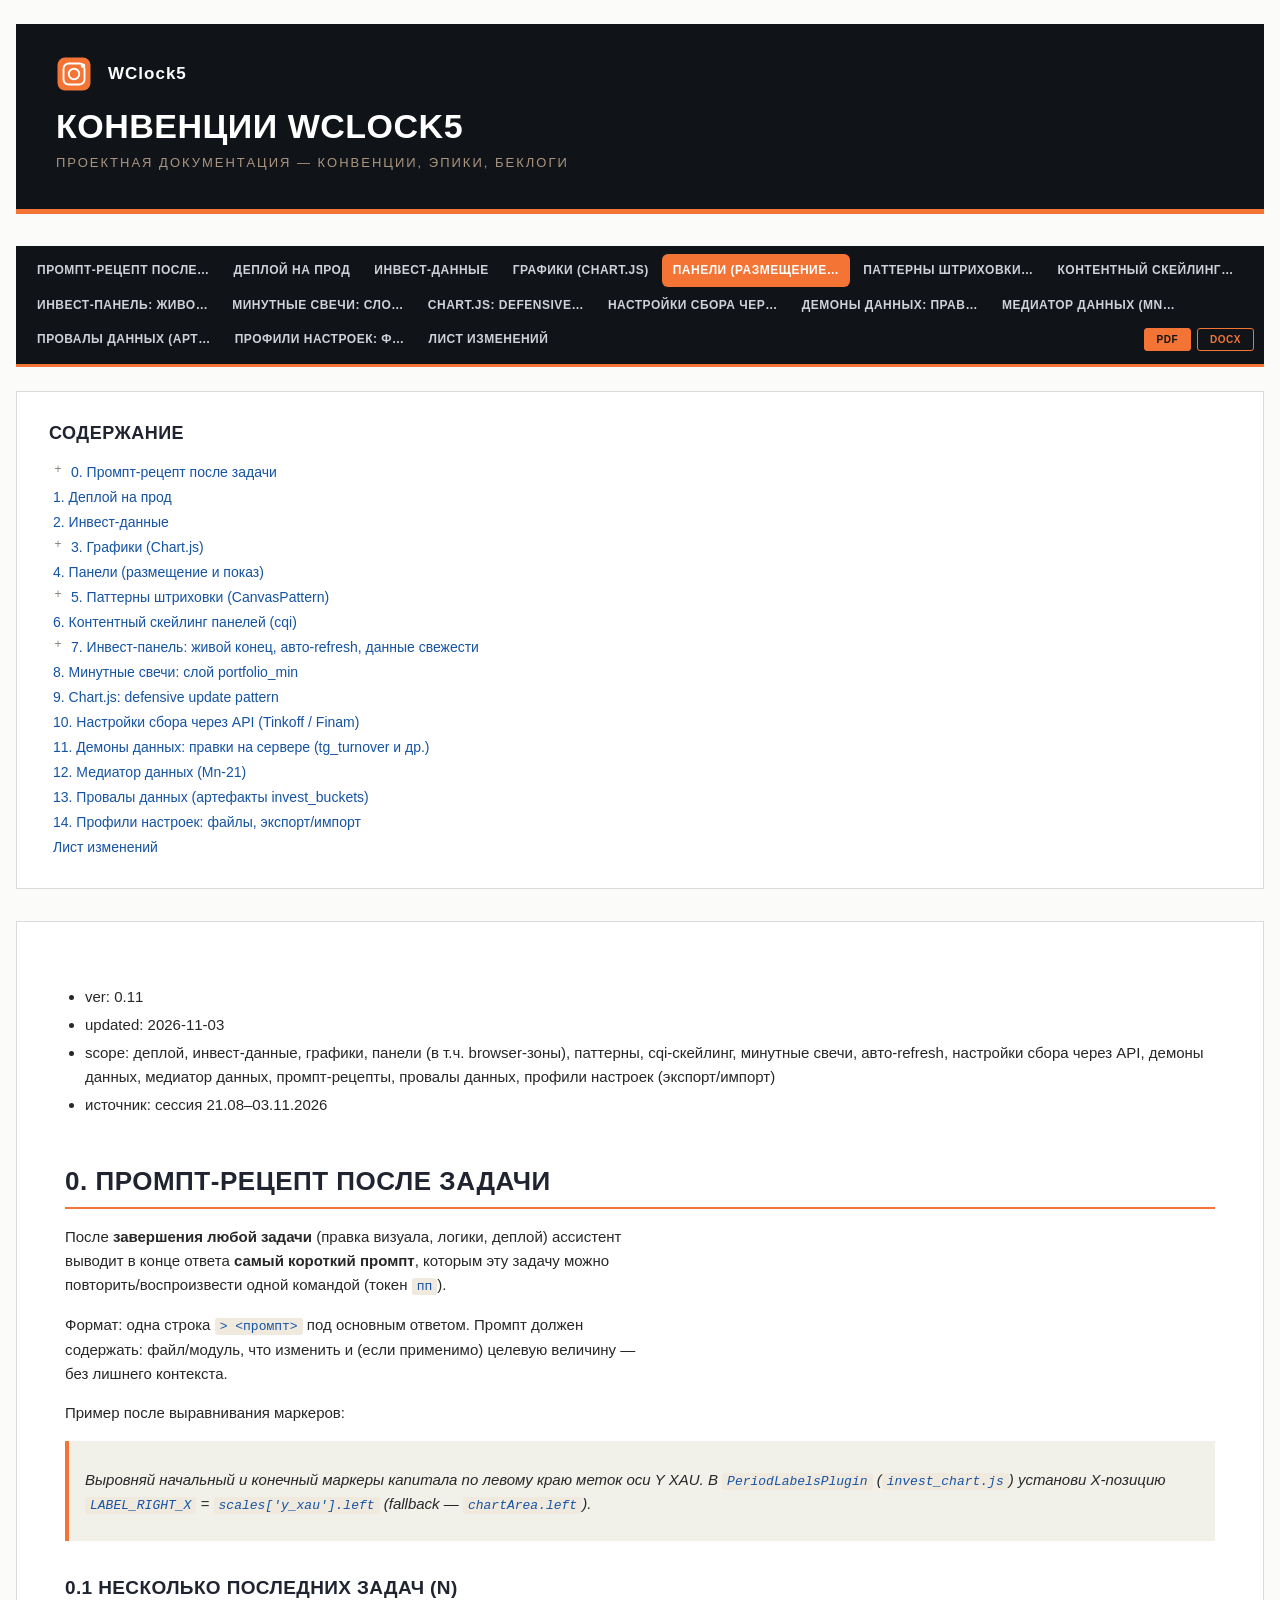
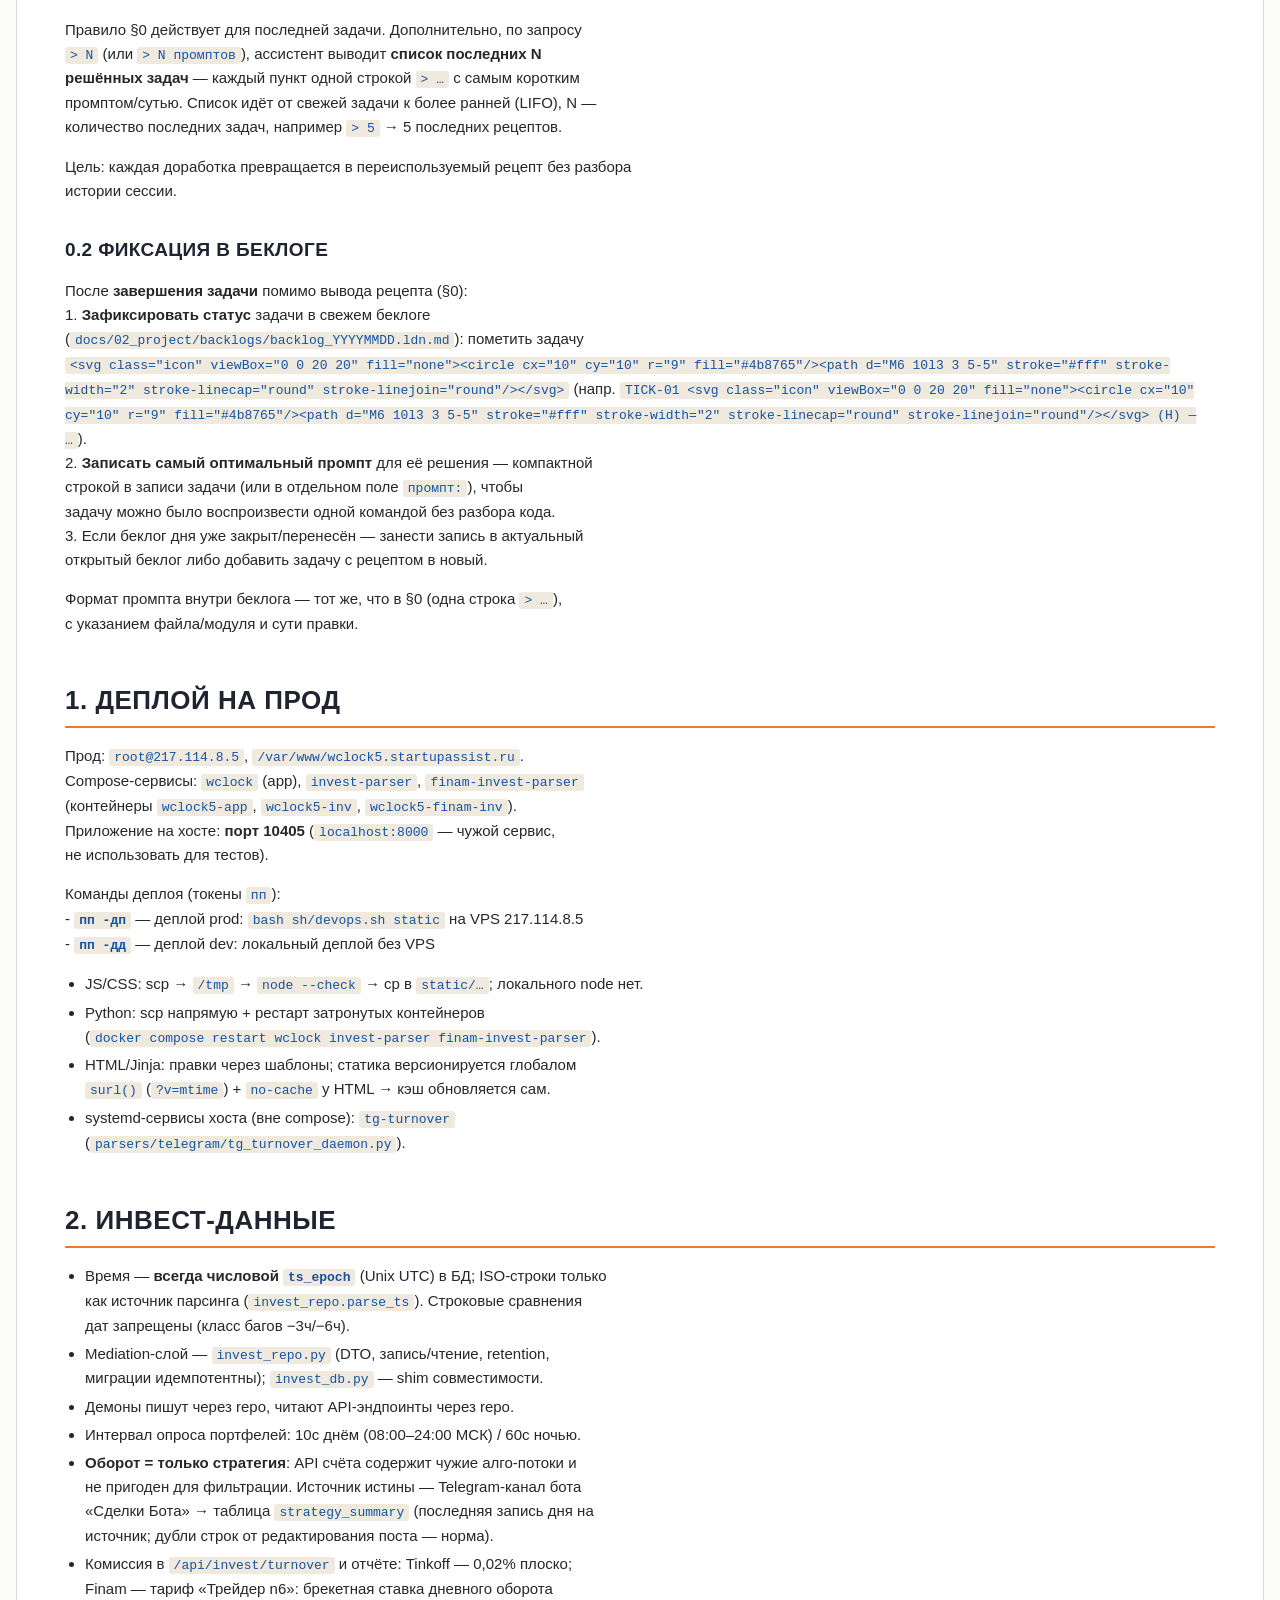
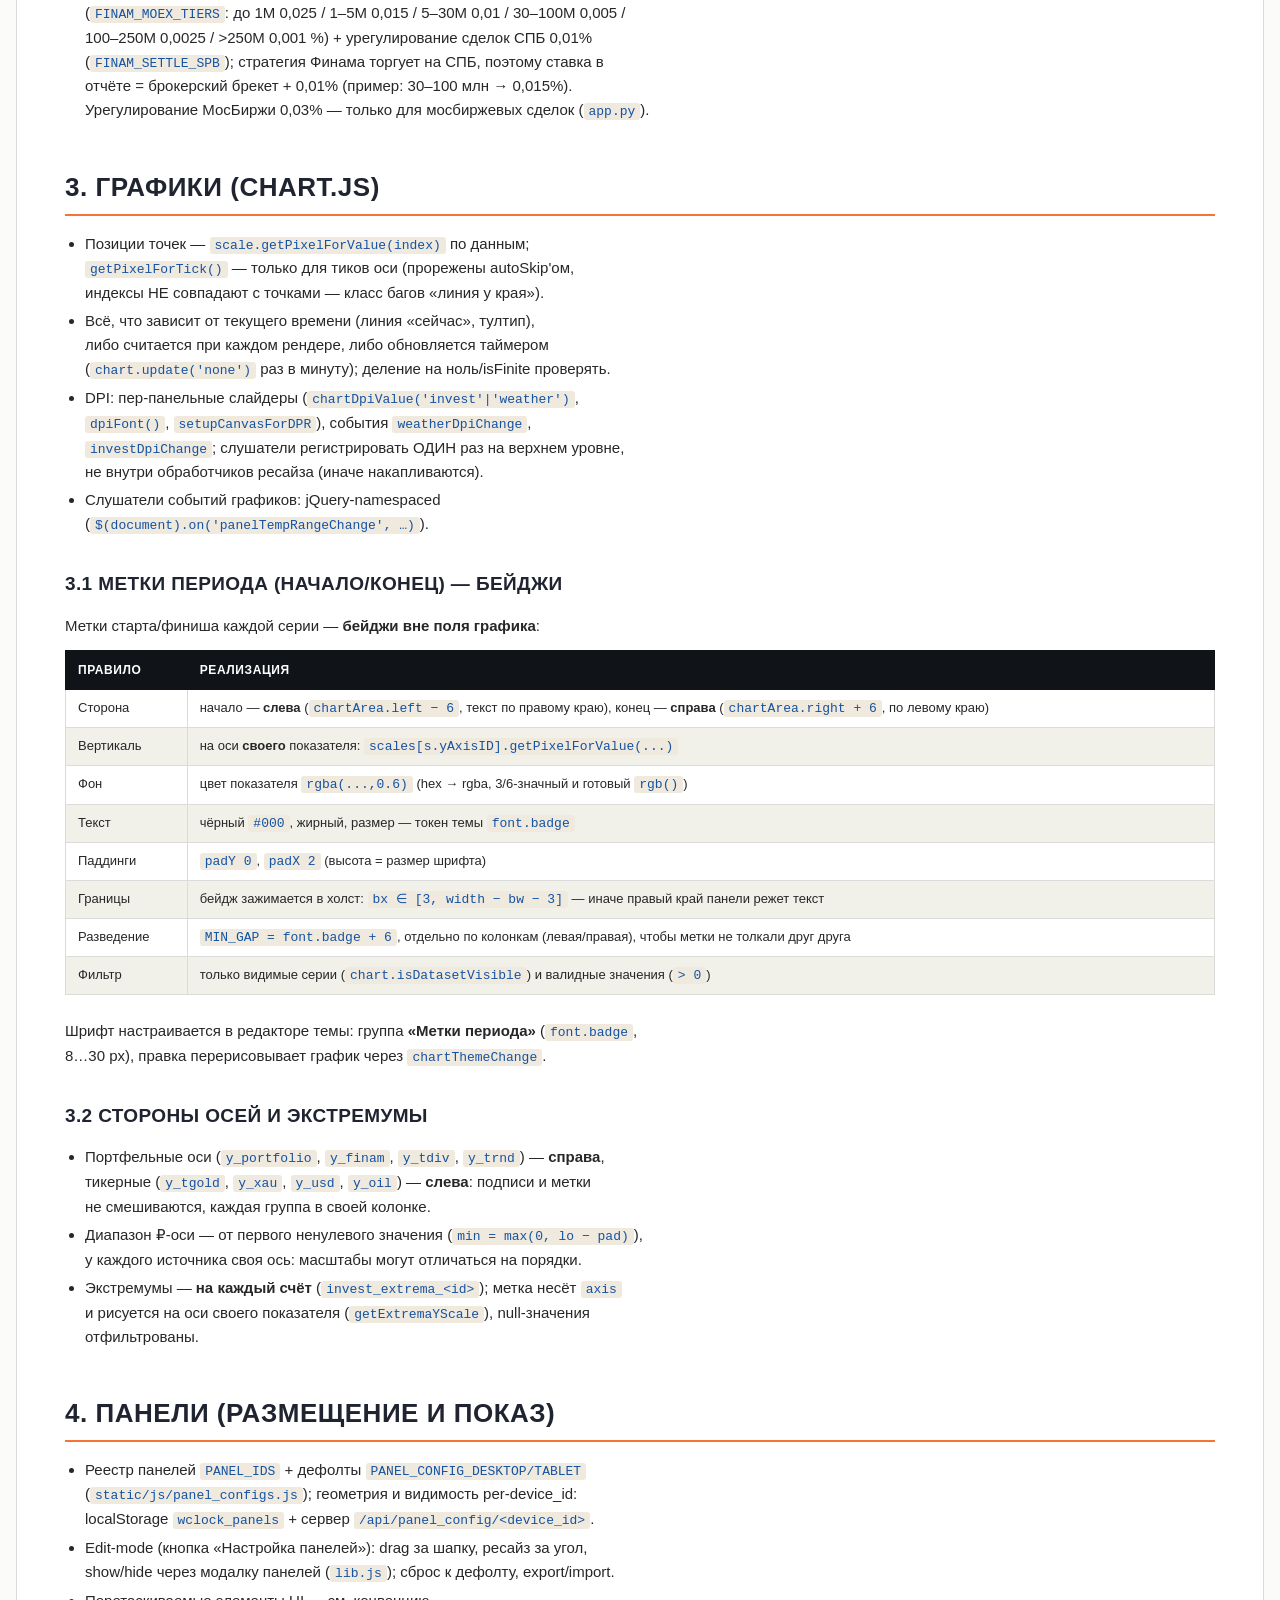
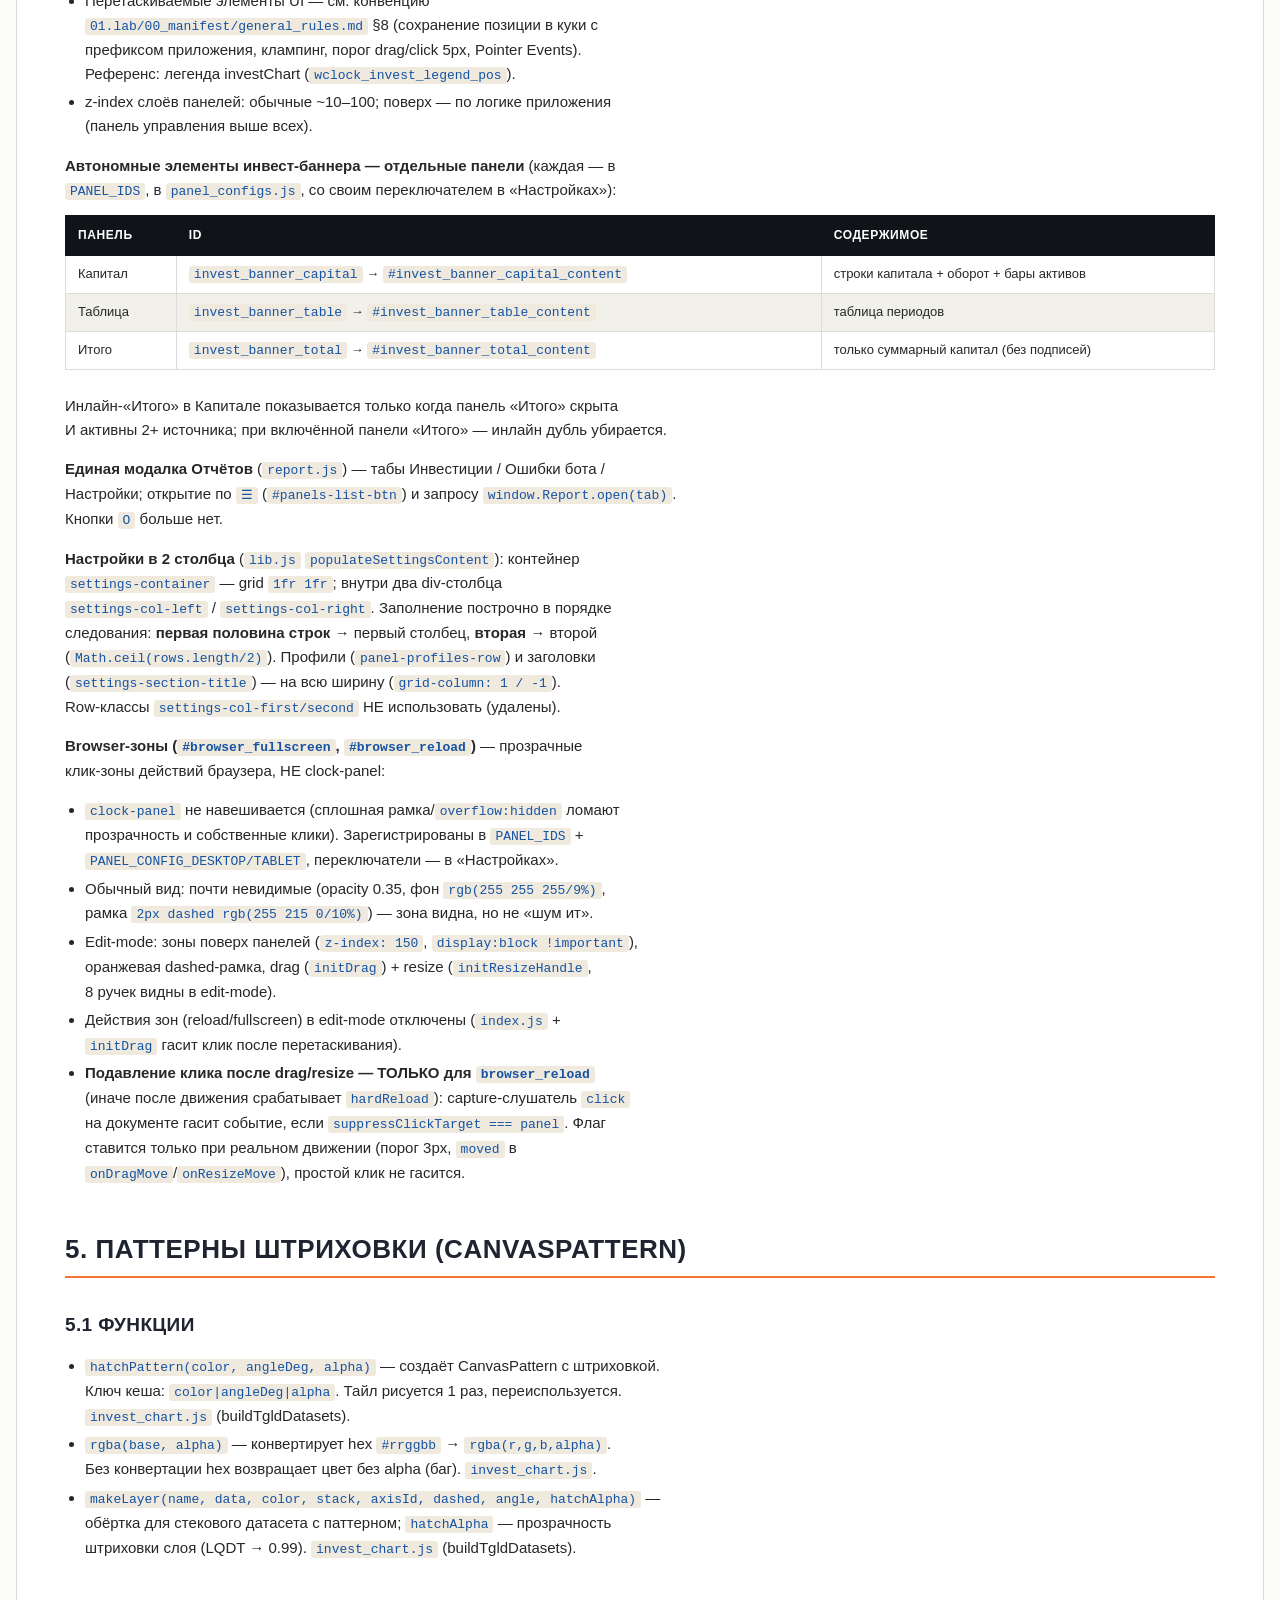
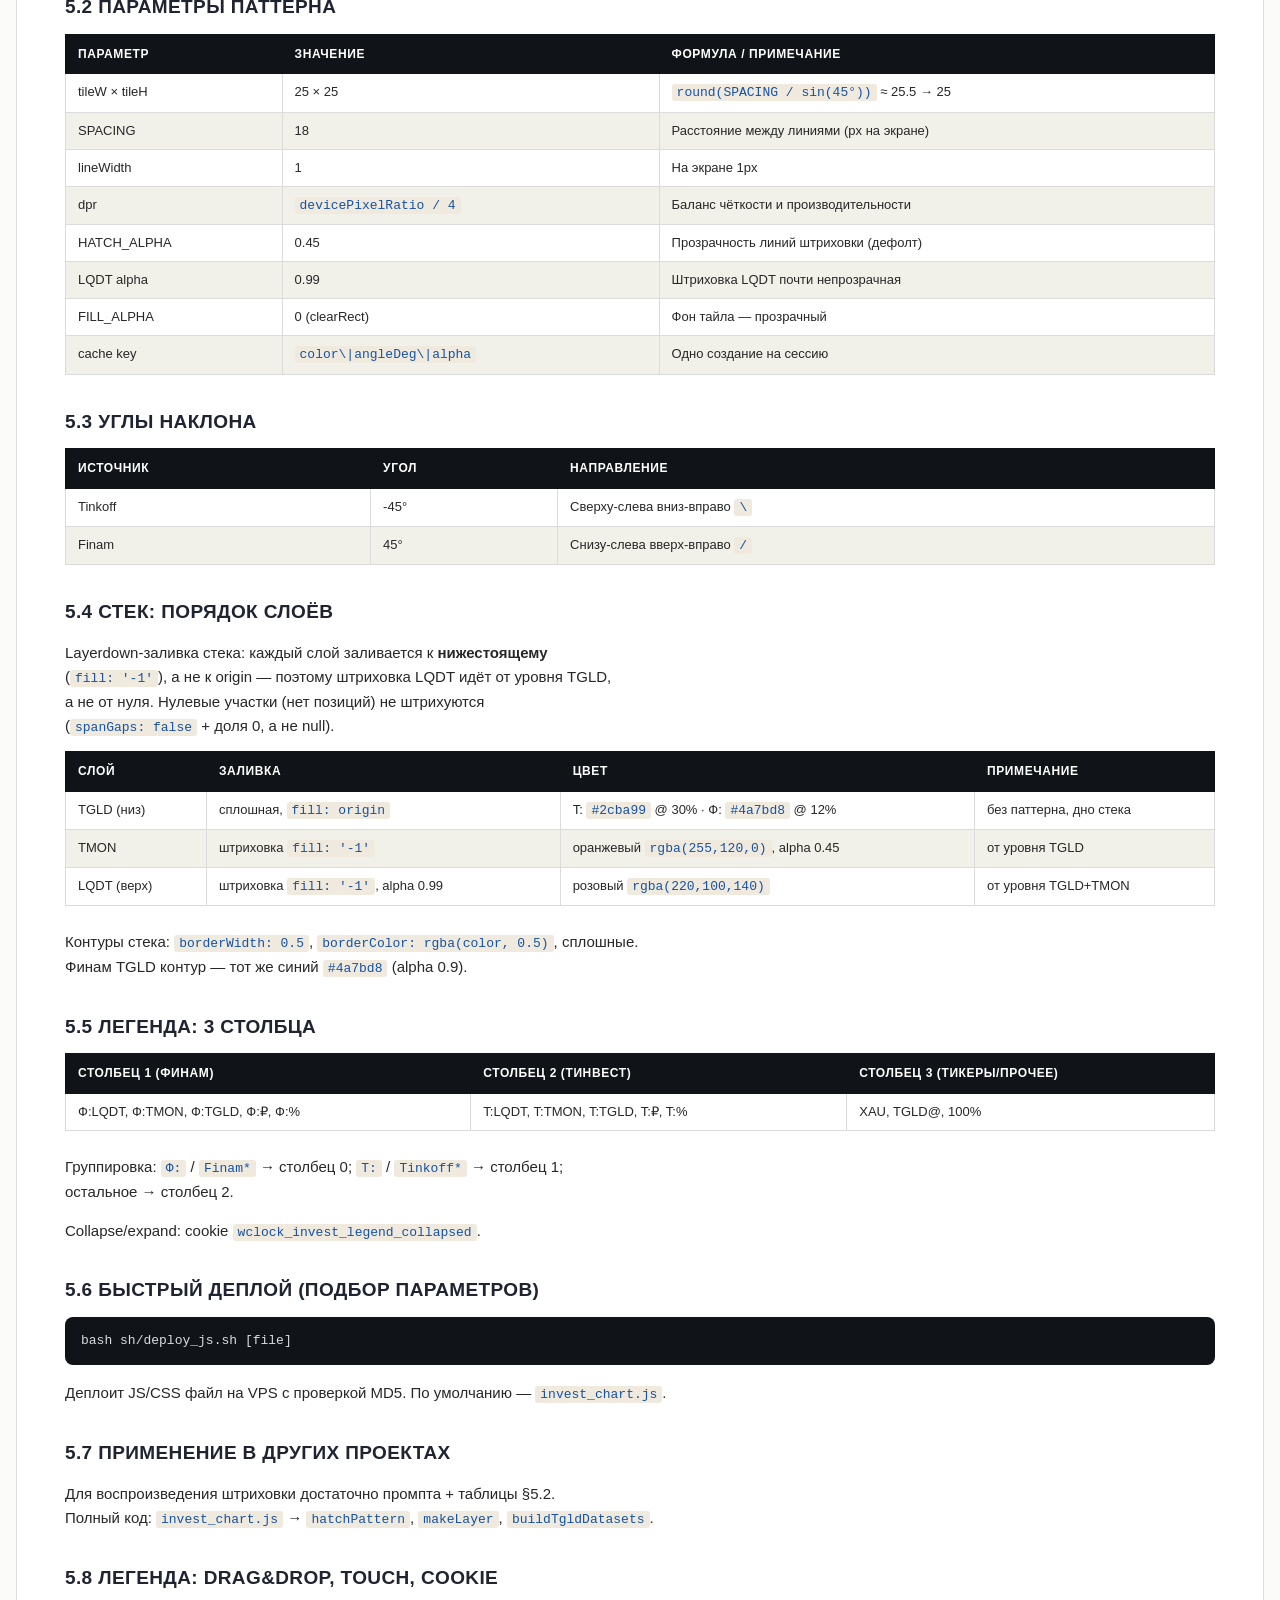
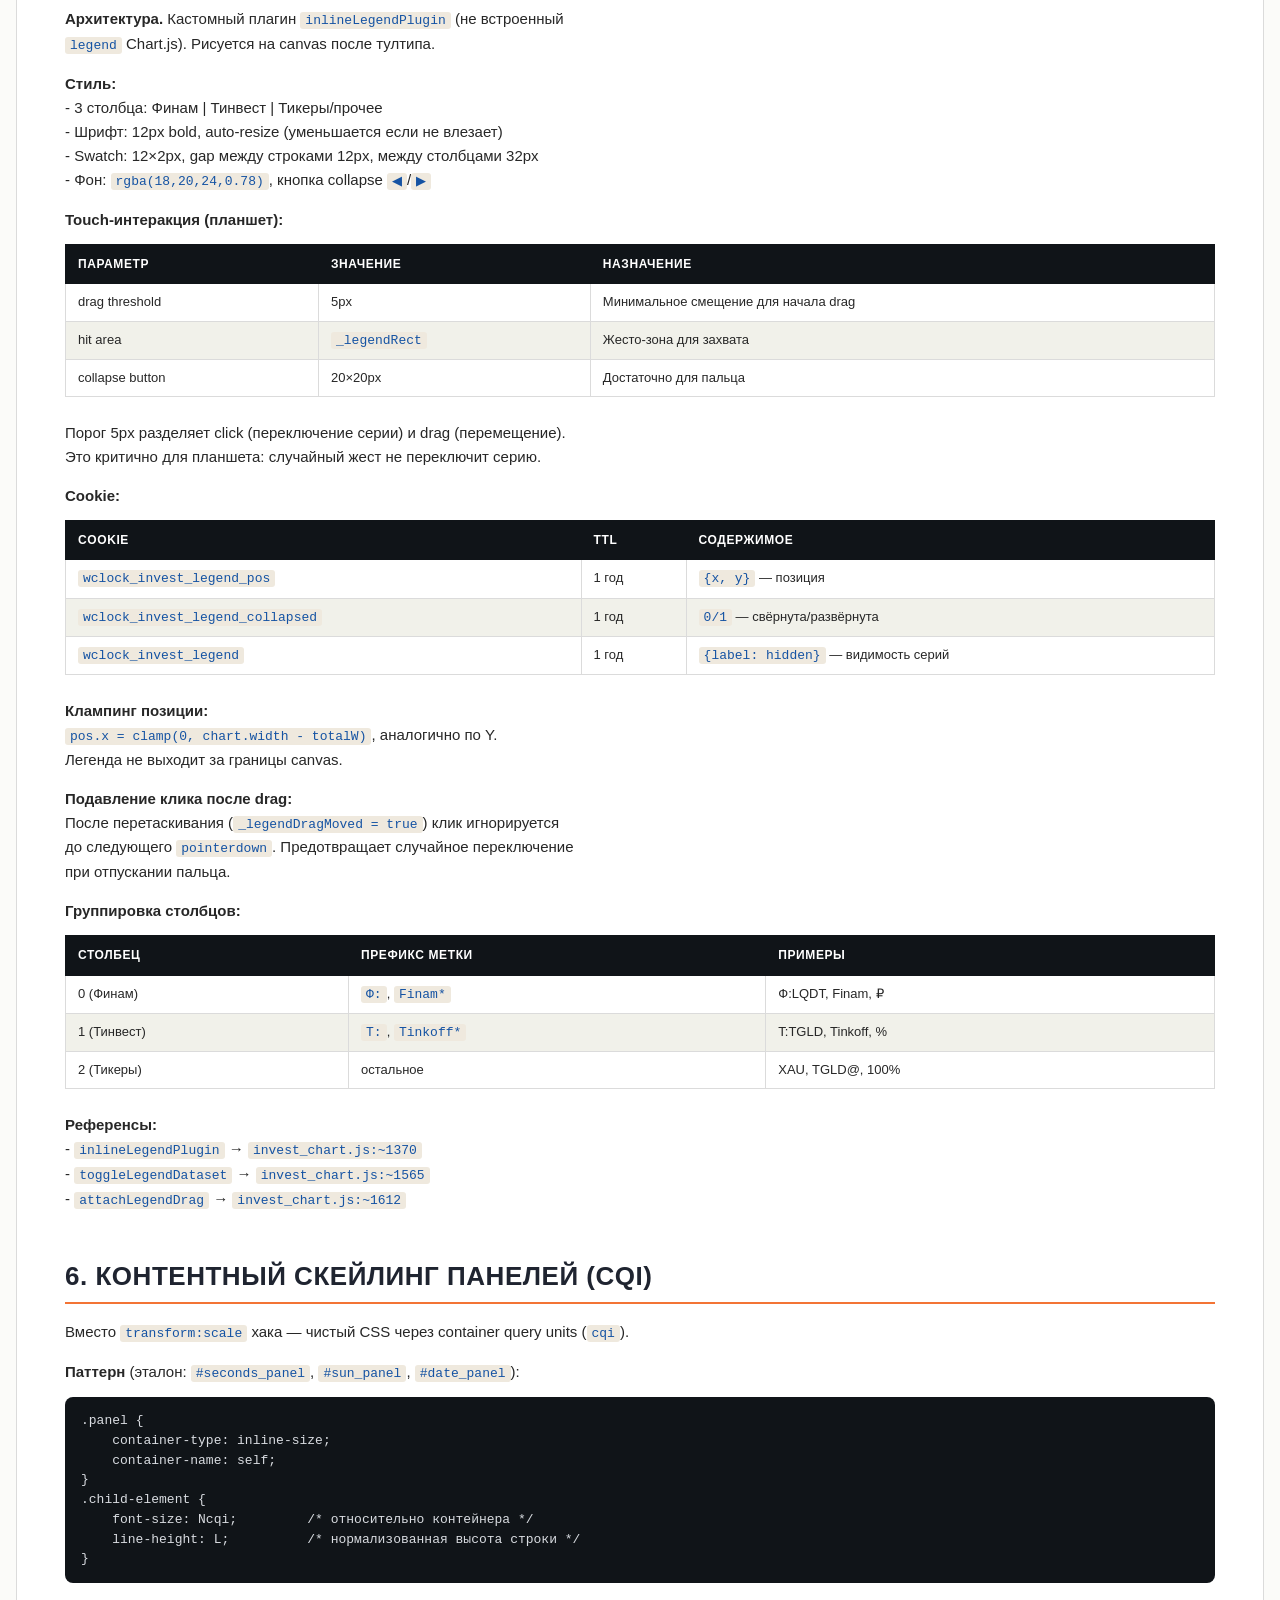
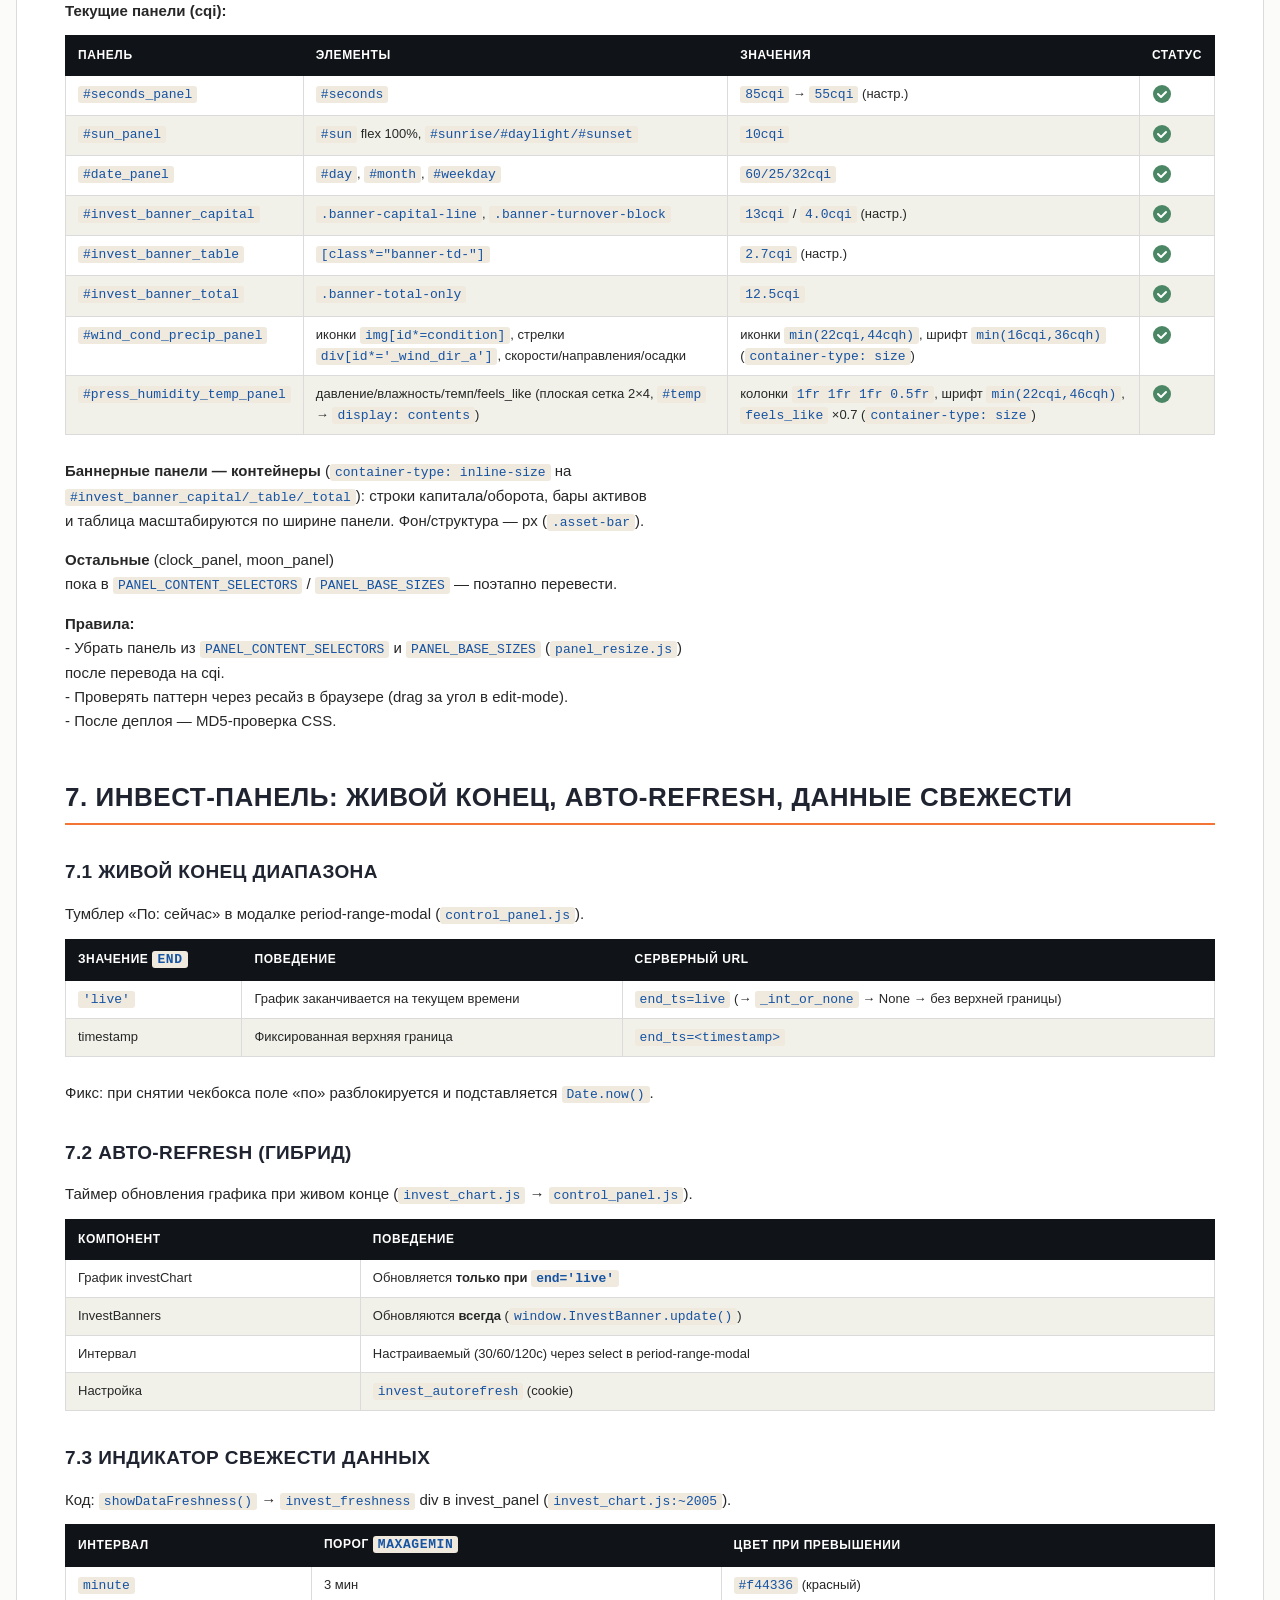
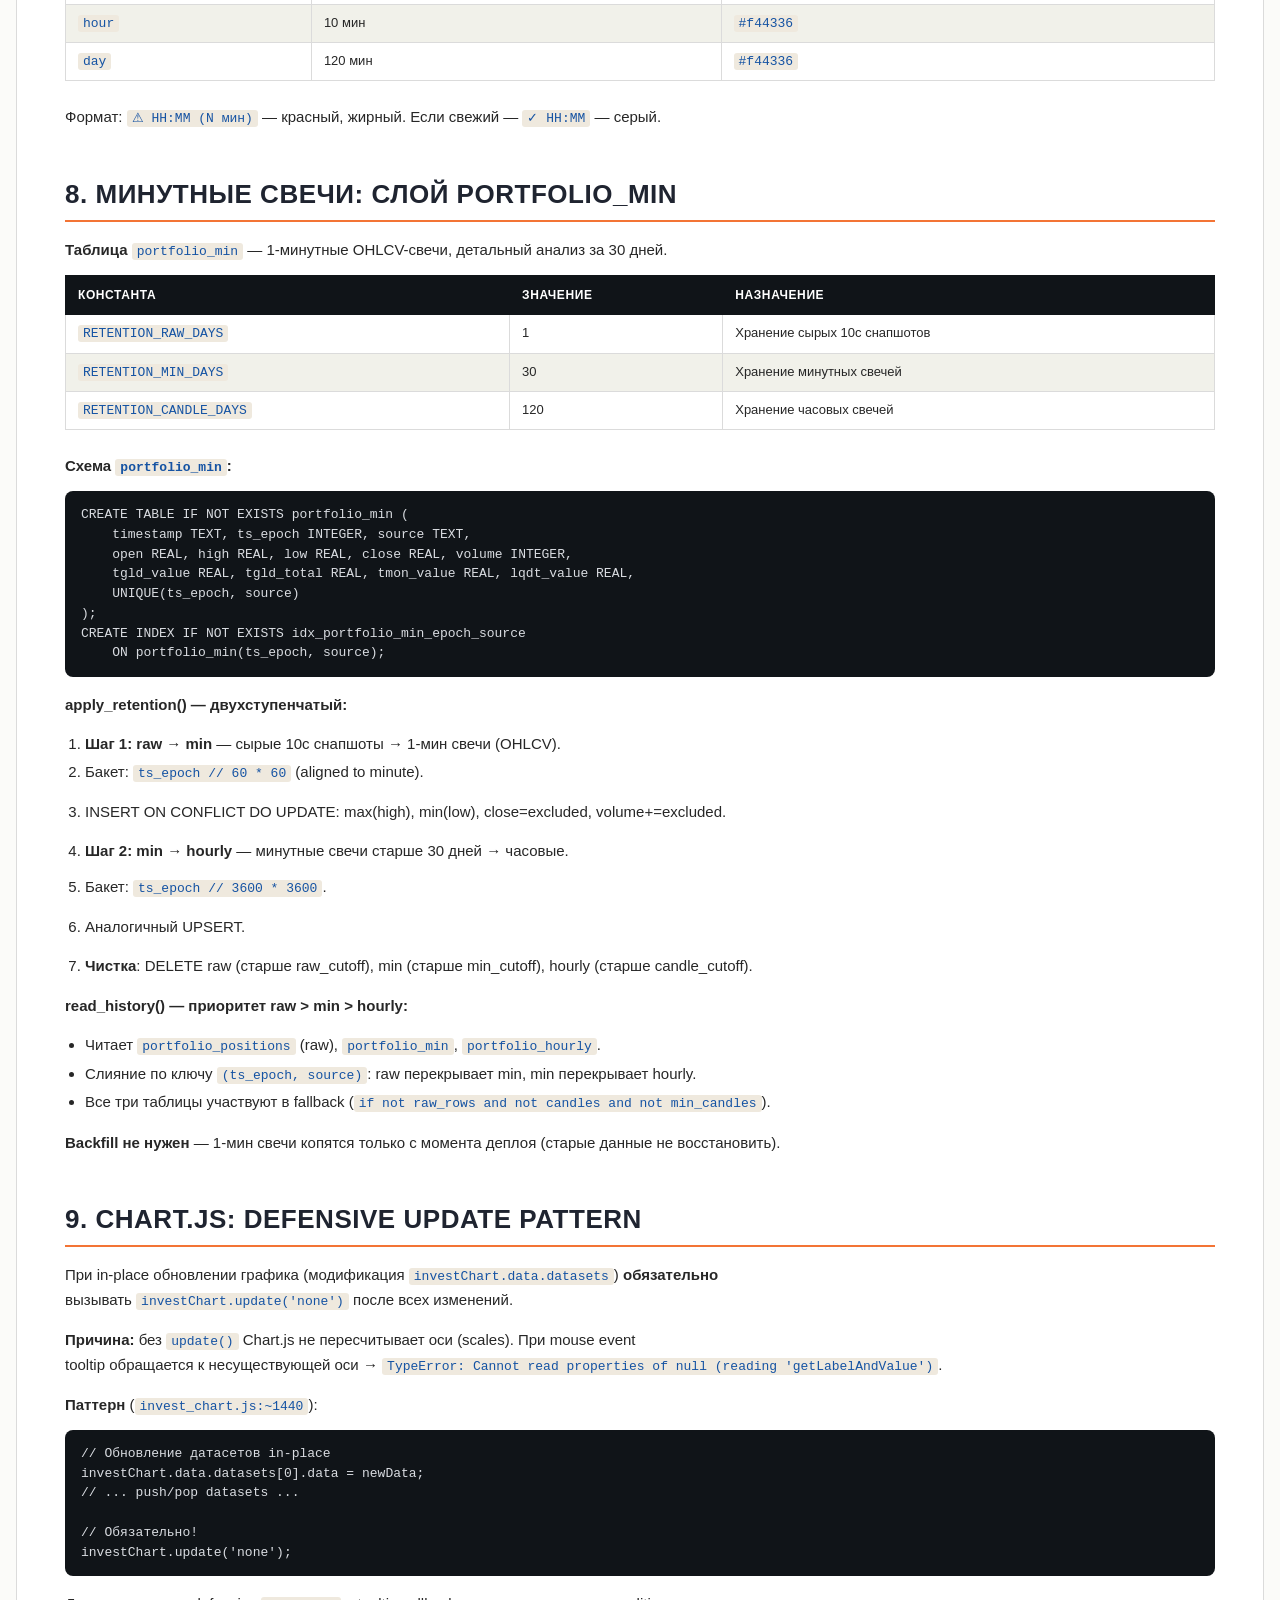
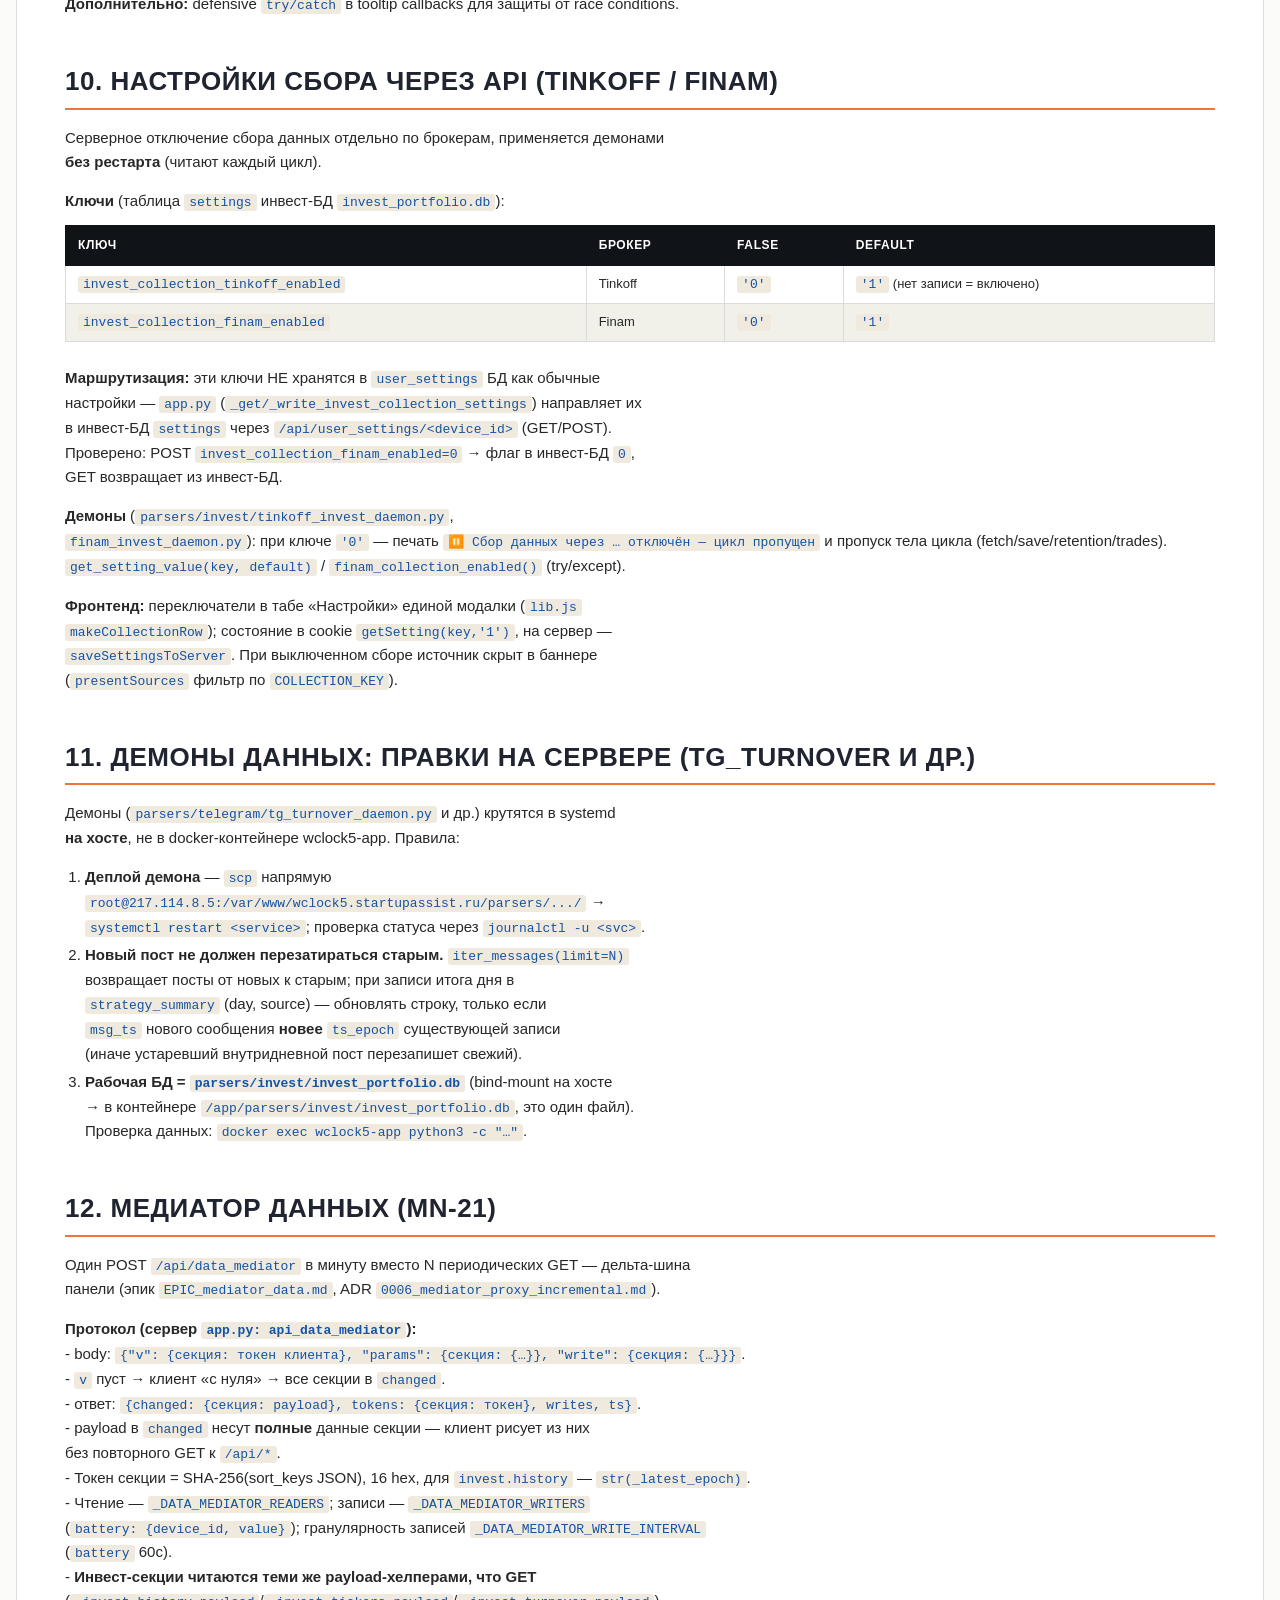
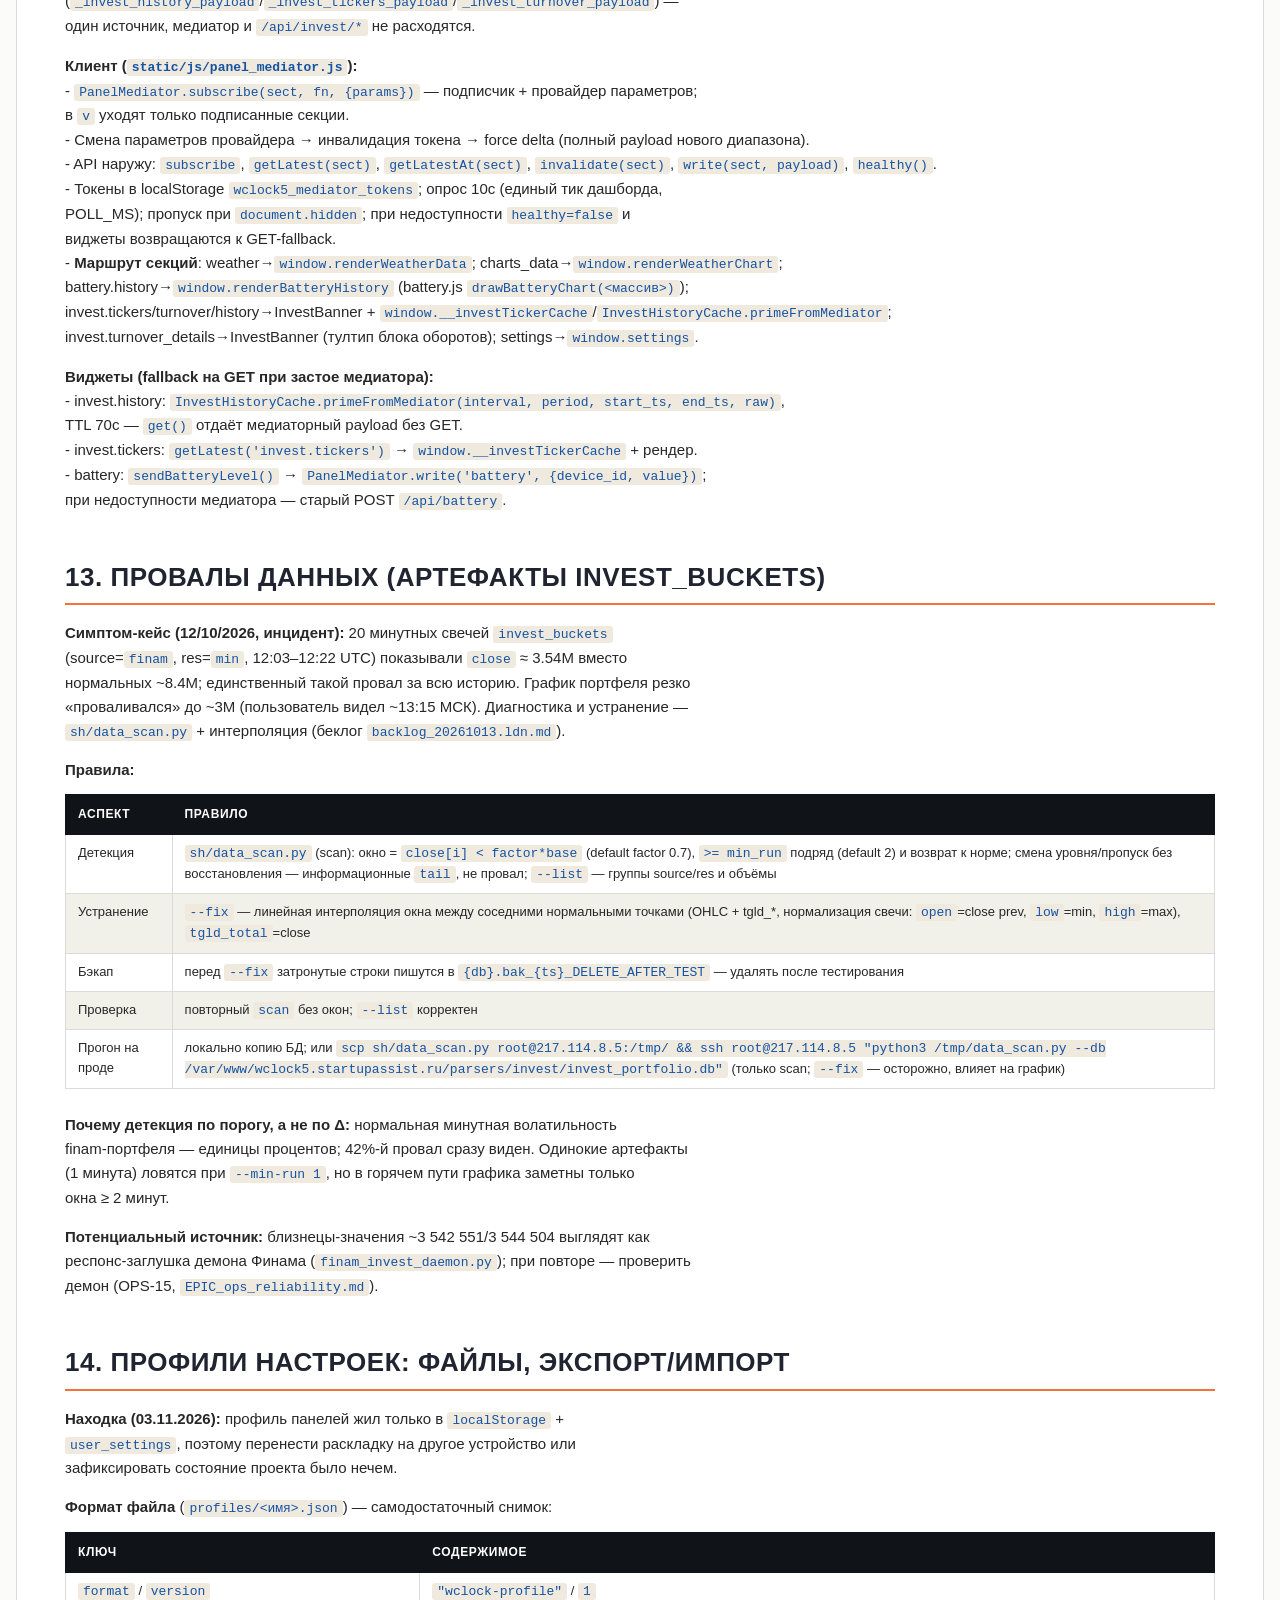
<file: docs/02_project/conventions.html>
<!DOCTYPE html>
<html lang="ru">
<head>
<meta charset="UTF-8">
<meta name="viewport" content="width=device-width, initial-scale=1.0">
<title>Конвенции WClock5</title>
<link rel="icon" type="image/svg+xml" href="data:image/svg+xml,%3Csvg xmlns='http://www.w3.org/2000/svg' viewBox='0 0 48 48'%3E%3Crect x='2' y='2' width='44' height='44' rx='10' fill='%23f37435'/%3E%3Ccircle cx='24' cy='24' r='12' fill='none' stroke='%23fff' stroke-width='3'/%3E%3Ccircle cx='24' cy='24' r='4' fill='%23fff'/%3E%3C/svg%3E">
<style>
  * { box-sizing: border-box; }
  body { font-family: 'Segoe UI', Arial, sans-serif; background: #fbfbf9;
         color: #1f2430; margin: 0; line-height: 1.55; }
  .page { max-width: 1330px; margin: 0 auto; padding: 16px 12px 48px; }
  @media (min-width: 640px) { .page { padding: 24px 16px 64px; } }

  .header { background: #101418; color: #fff; padding: 22px 24px 24px;
            border-bottom: 5px solid #f37435; margin-bottom: 24px; }
  @media (min-width: 640px) { .header { padding: 32px 40px 36px; margin-bottom: 32px; } }
  .header .header-brand { display: flex; align-items: center; gap: 16px; margin-bottom: 14px; }
  .header .header-brand svg { flex-shrink: 0; }
  .header .brand { font-size: 17px; font-weight: 700; letter-spacing: 1px; }
  .header h1 { margin: 8px 0 6px; font-size: 21px; line-height: 1.2; font-weight: 700;
               text-transform: uppercase; letter-spacing: .5px; }
  @media (min-width: 640px) { .header h1 { font-size: 34px; } }
  .header .sub { color: #aa957f; font-size: 11px; text-transform: uppercase;
                 letter-spacing: 2px; font-weight: 500; margin: 0; }
  @media (min-width: 640px) { .header .sub { font-size: 13px; } }

  .doc-meta { display: flex; flex-wrap: wrap; gap: 8px; margin-top: 14px; }
  .meta-item { background: #1f2430; border: 1px solid #3a4048; padding: 4px 10px;
               font-size: 11px; border-radius: 4px; }
  .meta-label { text-transform: uppercase; letter-spacing: .05em; color: #aa957f;
                font-weight: 600; margin-right: 6px; }
  .meta-value { font-weight: 700; color: #fff; }

  .tabs { position: sticky; top: 0; z-index: 20; background: #101418;
          border-bottom: 3px solid #f37435; margin-bottom: 24px;
          display: flex; flex-wrap: wrap; gap: 2px; padding: 8px 10px; }
  .tabs a { color: #cfd2d8; text-decoration: none; font-size: 12px; font-weight: 600;
            padding: 7px 11px; border-radius: 6px; text-transform: uppercase;
            letter-spacing: .5px; white-space: nowrap; }
  .tabs a:hover { background: #1f2430; color: #fff; }
  .tabs a.active { background: #f37435; color: #fff; }
  h2[id] { scroll-margin-top: 64px; }
  @media print { .tabs { display: none; } }

  .panel { background: #fff; border: 1px solid #dbdbdb; padding: 18px 20px;
           margin-bottom: 24px; }
  @media (min-width: 640px) { .panel { padding: 28px 32px; margin-bottom: 32px; } }
  .panel h2.panel-title { font-size: 15px; font-weight: 700; text-transform: uppercase;
                          letter-spacing: .5px; margin: 0 0 12px; padding: 0; border: none; }
  @media (min-width: 640px) { .panel h2.panel-title { font-size: 18px; } }

  /* Дерево содержания (раскрывающееся, как в SDK/MSDN) */
  .toc { font-size: 13px; line-height: 1.7; }
  @media (min-width: 640px) { .toc { font-size: 14px; line-height: 1.6; } }
  .toc ul { list-style: none; margin: 0; padding: 0; }
  .toc ul ul { margin-left: 18px; border-left: 1px dashed #d5d0c7; padding-left: 6px; }
  .toc li { margin: 0; }
  .toc li.toc-parent { position: relative; }
  .toc a { color: #1553a3; text-decoration: none; display: block; padding: 2px 4px;
           border-radius: 3px; line-height: 1.5; }
  .toc a:hover { color: #f37435; background: #f5f2ea; text-decoration: none; }
  .toc a.toc-active { color: #f37435; background: #f5f2ea; }
  .toc ul ul a { color: #2c5f96; }
  .toc ul ul ul a { color: #4a6b8c; }
  .toc .toc-toggle { display: inline-block; width: 18px; height: 18px; text-align: center;
                     cursor: pointer; color: #8a8478; font-size: 12px; line-height: 18px;
                     user-select: none; flex: 0 0 auto; }
  .toc .toc-row { display: flex; align-items: flex-start; }
  .toc .toc-row > a { flex: 1 1 auto; }
  .toc .toc-ac { display: none; }
  .toc .toc-ac.open { display: block; }

  .content { background: #fff; border: 1px solid #dbdbdb; padding: 20px; }
  @media (min-width: 640px) { .content { padding: 32px; } }
  @media (min-width: 768px) { .content { padding: 48px; } }

  .prose h1 { font-size: 22px; margin: 0 0 14px; }
  .prose h2 { font-size: 19px; font-weight: 700; text-transform: uppercase;
              letter-spacing: .02em; color: #1f2430; margin-top: 32px; margin-bottom: 12px;
              padding-bottom: 6px; border-bottom: 2px solid #f37435; }
  @media (min-width: 640px) { .prose h2 { font-size: 26px; margin-top: 44px; margin-bottom: 16px; } }
  .prose h3 { font-size: 15px; font-weight: 600; text-transform: uppercase;
              letter-spacing: .02em; color: #1f2430; margin-top: 24px; margin-bottom: 8px; }
  @media (min-width: 640px) { .prose h3 { font-size: 19px; margin-top: 32px; margin-bottom: 12px; } }
  .prose h4 { font-size: 13px; font-weight: 600; color: #585858;
              margin-top: 16px; margin-bottom: 6px; }
  @media (min-width: 640px) { .prose h4 { font-size: 16px; margin-top: 24px; margin-bottom: 8px; } }
  .prose p { font-size: 14px; line-height: 1.6; color: #272727; margin-bottom: 12px; }
  @media (min-width: 640px) { .prose p { font-size: 15px; } }
  .prose ul, .prose ol { font-size: 14px; line-height: 1.6; color: #272727;
                         margin-bottom: 16px; padding-left: 20px; }
  @media (min-width: 640px) { .prose ul, .prose ol { font-size: 15px; } }
  .prose li { margin-bottom: 4px; }
  .prose a { color: #1553a3; font-weight: 500; text-decoration: underline; text-underline-offset: 2px; }
  .prose a:hover { color: #f37435; }
  .prose table { width: 100%; border-collapse: collapse; margin-bottom: 24px; font-size: 11px; }
  @media (min-width: 640px) { .prose table { font-size: 13px; } }
  @media (max-width: 640px) {
    .prose table { font-size: 10px; overflow-wrap: break-word; word-break: break-word; line-height: 1.3; }
    .prose td:first-child, .prose th:first-child { min-width: 88px; }
  }
  .prose th { background: #101418; color: #fff; font-weight: 600; text-transform: uppercase;
              letter-spacing: .05em; text-align: left; padding: 6px 8px; border: 1px solid #101418;
              font-size: 9px; }
  @media (min-width: 640px) { .prose th { padding: 10px 12px; font-size: 12px; } }
  .prose td { border: 1px solid #dbdbdb; padding: 6px 8px; color: #272727; vertical-align: top; }
  @media (min-width: 640px) { .prose td { padding: 8px 12px; } }
  .prose tr:nth-child(even) td { background: #f1f1ea; }
  .prose code { font-family: Consolas, 'Courier New', monospace; background: #efe9de;
                color: #1553a3; padding: 1px 5px; border-radius: 3px; font-size: 13px; }
  .prose pre { background: #101418; color: #d9dce1; padding: 14px 16px; border-radius: 8px;
               overflow-x: auto; margin-bottom: 16px; font-size: 12.5px; line-height: 1.5; }
  .prose pre code { background: transparent; color: inherit; padding: 0; border-radius: 0; }
  .prose hr { border: none; border-top: 2px solid #e2dbd3; margin: 40px 0; }
  .prose img, .prose .dimg { max-width: 100%; margin: 16px auto; display: block; }
  .prose blockquote { border-left: 4px solid #f37435; padding: 10px 12px; margin: 16px 0;
                      background: #f1f1ea; font-style: italic; color: #585858; font-size: 14px; }
  @media (min-width: 640px) { .prose blockquote { padding: 12px 16px; font-size: 15px; } }

  .icon { display: inline-block; width: 20px; height: 20px; vertical-align: text-bottom; }

  .tabs .dl { margin-left: auto; display: flex; align-items: center; gap: 6px; }
  .dl-btn { display: inline-block; padding: 2px 9px; font-family: 'Segoe UI', Arial, sans-serif;
            font-size: 9px; font-weight: 700; letter-spacing: .5px; text-transform: uppercase;
            color: #101418; background: #f37435; border: 1px solid #f37435; border-radius: 3px;
            cursor: pointer; line-height: 1.5; text-decoration: none; }
  @media (min-width: 640px) { .dl-btn { font-size: 10px; padding: 3px 12px; } }
  .dl-btn:hover { background: #fff; border-color: #fff; }
  .dl-btn.alt { background: transparent; color: #f37435; }
  .dl-btn.alt:hover { color: #101418; background: #101418; border-color: #101418; }
  @media print { .dl, .dl-btn { display: none !important; } }
  .btn { display: inline-block; font-family: 'Segoe UI', Arial, sans-serif;
         font-size: 11px; font-weight: 600; text-transform: uppercase; letter-spacing: 1px;
         padding: 8px 20px; border: 2px solid transparent; cursor: pointer;
         text-align: center; text-decoration: none; }
  @media (min-width: 640px) { .btn { font-size: 13px; letter-spacing: 2px; padding: 10px 30px; } }
  .btn:hover { opacity: .9; }
  .btn-orange { background: #f37435; color: #fff; border-color: #f37435; }
  .btn-black { background: #1f2430; color: #fff; border-color: #1f2430; }
  .btn-rounded { border-radius: 50px; letter-spacing: normal; }

  .badge { display: inline-block; font-size: 9px; font-weight: 600; text-transform: uppercase;
           letter-spacing: .03em; padding: 2px 7px; border-radius: 3px; }
  @media (min-width: 640px) { .badge { font-size: 11px; letter-spacing: .05em; padding: 3px 10px; } }
  .badge-orange { background: #f37435; color: #fff; }
  .badge-green { background: #4b8765; color: #fff; }
  .badge-red { background: #ca3742; color: #fff; }
  .badge-beige { background: #aa957f; color: #000; }
  .badge-black { background: #1f2430; color: #fff; }
  .badge-teal { background: #57a4b5; color: #fff; }
  .badge-violet { background: #6e4d8b; color: #fff; }

  .footer { text-align: center; color: #aa957f; font-size: 10px; text-transform: uppercase;
            letter-spacing: 2px; margin-top: 28px; padding-top: 16px; border-top: 2px solid #e2dbd3; }
  @media (min-width: 640px) { .footer { font-size: 12px; margin-top: 40px; padding-top: 24px; } }
  table.sortable-table th { cursor: pointer; user-select: none; }
  table.sortable-table th:hover { background: #2a313e; }
  table.sortable-table th::after { content: " ⇅"; opacity: .4; font-size: .9em; }
  table.sortable-table th.asc::after { content: " ▲"; opacity: 1; color: #f37435; }
  table.sortable-table th.desc::after { content: " ▼"; opacity: 1; color: #f37435; }
</style>
</head>
<body>
<div class="page">

  
  <div id="header" class="header">
    <div class="header-brand">
      <svg viewBox="0 0 48 48" width="36" height="36" fill="none">
        <rect x="2" y="2" width="44" height="44" rx="10" fill="#f37435"/>
        <rect x="10" y="10" width="28" height="28" rx="7" stroke="white" stroke-width="2.5" fill="none"/>
        <circle cx="24" cy="24" r="7" stroke="white" stroke-width="2.5" fill="none"/>
        <circle cx="36" cy="13" r="3" fill="white"/>
      </svg>
      <span class="brand">WClock5</span>
    </div>
    <h1 id="page-title">Конвенции WClock5</h1>
    <p class="sub">Проектная документация — конвенции, эпики, беклоги</p>
    
  </div>
  

  
  <nav class="tabs" aria-label="Навигация по разделам">
    <a href="#0-prompt-retsept-posle-zadachi">Промпт-рецепт после…</a>
    <a href="#1-deploy-na-prod">Деплой на прод</a>
    <a href="#2-invest-dannye">Инвест-данные</a>
    <a href="#3-grafiki-chart-js">Графики (Chart.js)</a>
    <a href="#4-paneli-razmeschenie-i-pokaz">Панели (размещение…</a>
    <a href="#5-patterny-shtrikhovki-canvaspattern">Паттерны штриховки…</a>
    <a href="#6-kontentnyy-skeyling-paneley-cqi">Контентный скейлинг…</a>
    <a href="#7-invest-panel-zhivoy-konets-avto-refresh-dannye-svezhesti">Инвест-панель: живо…</a>
    <a href="#8-minutnye-svechi-sloy-portfolio-min">Минутные свечи: сло…</a>
    <a href="#9-chart-js-defensive-update-pattern">Chart.js: defensive…</a>
    <a href="#10-nastroyki-sbora-cherez-api-tinkoff-finam">Настройки сбора чер…</a>
    <a href="#11-demony-dannykh-pravki-na-servere-tg-turnover-i-dr">Демоны данных: прав…</a>
    <a href="#12-mediator-dannykh-mn-21">Медиатор данных (Mn…</a>
    <a href="#13-provaly-dannykh-artefakty-invest-buckets">Провалы данных (арт…</a>
    <a href="#14-profili-nastroek-fayly-eksport-import">Профили настроек: ф…</a>
    <a href="#list-izmeneniy">Лист изменений</a>
    <span class="dl" data-dl="conventions">
      <button type="button" class="dl-btn" onclick="downloadPdf()">PDF</button>
      <button type="button" class="dl-btn alt" onclick="downloadDoc()">DOCX</button>
    </span>
  </nav>
  

  
  <div id="toc" class="panel">
    <h2 id="toc-title" class="panel-title">Содержание</h2>
    <div id="toc-links" class="toc"><ul><li class="toc-parent" data-parent="0-prompt-retsept-posle-zadachi">
<div class="toc-row">
<span class="toc-toggle" data-target="0-prompt-retsept-posle-zadachi" title="Развернуть">+</span>
<a href="#0-prompt-retsept-posle-zadachi">0. Промпт-рецепт после задачи</a>
</div>
<ul class="toc-ac" id="toc-ac-0-prompt-retsept-posle-zadachi">
<li>
<a href="#0-1-neskolko-poslednikh-zadach-n">0.1 Несколько последних задач (N)</a>
</li>
<li>
<a href="#0-2-fiksatsiya-v-bekloge">0.2 Фиксация в беклоге</a>
</li>
</ul>
</li>
<li>
<a href="#1-deploy-na-prod">1. Деплой на прод</a>
</li>
<li>
<a href="#2-invest-dannye">2. Инвест-данные</a>
</li>
<li class="toc-parent" data-parent="3-grafiki-chart-js">
<div class="toc-row">
<span class="toc-toggle" data-target="3-grafiki-chart-js" title="Развернуть">+</span>
<a href="#3-grafiki-chart-js">3. Графики (Chart.js)</a>
</div>
<ul class="toc-ac" id="toc-ac-3-grafiki-chart-js">
<li>
<a href="#3-1-metki-perioda-nachalo-konets-beydzhi">3.1 Метки периода (начало/конец) — бейджи</a>
</li>
<li>
<a href="#3-2-storony-osey-i-ekstremumy">3.2 Стороны осей и экстремумы</a>
</li>
</ul>
</li>
<li>
<a href="#4-paneli-razmeschenie-i-pokaz">4. Панели (размещение и показ)</a>
</li>
<li class="toc-parent" data-parent="5-patterny-shtrikhovki-canvaspattern">
<div class="toc-row">
<span class="toc-toggle" data-target="5-patterny-shtrikhovki-canvaspattern" title="Развернуть">+</span>
<a href="#5-patterny-shtrikhovki-canvaspattern">5. Паттерны штриховки (CanvasPattern)</a>
</div>
<ul class="toc-ac" id="toc-ac-5-patterny-shtrikhovki-canvaspattern">
<li>
<a href="#5-1-funktsii">5.1 Функции</a>
</li>
<li>
<a href="#5-2-parametry-patterna">5.2 Параметры паттерна</a>
</li>
<li>
<a href="#5-3-ugly-naklona">5.3 Углы наклона</a>
</li>
<li>
<a href="#5-4-stek-poryadok-sloev">5.4 Стек: порядок слоёв</a>
</li>
<li>
<a href="#5-5-legenda-3-stolbtsa">5.5 Легенда: 3 столбца</a>
</li>
<li>
<a href="#5-6-bystryy-deploy-podbor-parametrov">5.6 Быстрый деплой (подбор параметров)</a>
</li>
<li>
<a href="#5-7-primenenie-v-drugikh-proektakh">5.7 Применение в других проектах</a>
</li>
<li>
<a href="#5-8-legenda-drag-drop-touch-cookie">5.8 Легенда: drag&amp;amp;drop, touch, cookie</a>
</li>
</ul>
</li>
<li>
<a href="#6-kontentnyy-skeyling-paneley-cqi">6. Контентный скейлинг панелей (cqi)</a>
</li>
<li class="toc-parent" data-parent="7-invest-panel-zhivoy-konets-avto-refresh-dannye-svezhesti">
<div class="toc-row">
<span class="toc-toggle" data-target="7-invest-panel-zhivoy-konets-avto-refresh-dannye-svezhesti" title="Развернуть">+</span>
<a href="#7-invest-panel-zhivoy-konets-avto-refresh-dannye-svezhesti">7. Инвест-панель: живой конец, авто-refresh, данные свежести</a>
</div>
<ul class="toc-ac" id="toc-ac-7-invest-panel-zhivoy-konets-avto-refresh-dannye-svezhesti">
<li>
<a href="#7-1-zhivoy-konets-diapazona">7.1 Живой конец диапазона</a>
</li>
<li>
<a href="#7-2-avto-refresh-gibrid">7.2 Авто-refresh (гибрид)</a>
</li>
<li>
<a href="#7-3-indikator-svezhesti-dannykh">7.3 Индикатор свежести данных</a>
</li>
</ul>
</li>
<li>
<a href="#8-minutnye-svechi-sloy-portfolio-min">8. Минутные свечи: слой portfolio_min</a>
</li>
<li>
<a href="#9-chart-js-defensive-update-pattern">9. Chart.js: defensive update pattern</a>
</li>
<li>
<a href="#10-nastroyki-sbora-cherez-api-tinkoff-finam">10. Настройки сбора через API (Tinkoff / Finam)</a>
</li>
<li>
<a href="#11-demony-dannykh-pravki-na-servere-tg-turnover-i-dr">11. Демоны данных: правки на сервере (tg_turnover и др.)</a>
</li>
<li>
<a href="#12-mediator-dannykh-mn-21">12. Медиатор данных (Mn-21)</a>
</li>
<li>
<a href="#13-provaly-dannykh-artefakty-invest-buckets">13. Провалы данных (артефакты invest_buckets)</a>
</li>
<li>
<a href="#14-profili-nastroek-fayly-eksport-import">14. Профили настроек: файлы, экспорт/импорт</a>
</li>
<li>
<a href="#list-izmeneniy">Лист изменений</a>
</li></ul></div>
  </div>
  

  <div id="content" class="content prose">
<ul>
<li>ver: 0.11</li>
<li>updated: 2026-11-03</li>
<li>scope: деплой, инвест-данные, графики, панели (в т.ч. browser-зоны), паттерны, cqi-скейлинг, минутные свечи, авто-refresh, настройки сбора через API, демоны данных, медиатор данных, промпт-рецепты, провалы данных, профили настроек (экспорт/импорт)</li>
<li>источник: сессия 21.08–03.11.2026</li>
</ul>
<h2 id="0-prompt-retsept-posle-zadachi">0. Промпт-рецепт после задачи</h2>
<p>После <strong>завершения любой задачи</strong> (правка визуала, логики, деплой) ассистент<br />
выводит в конце ответа <strong>самый короткий промпт</strong>, которым эту задачу можно<br />
повторить/воспроизвести одной командой (токен <code>пп</code>).</p>
<p>Формат: одна строка <code>&gt; &lt;промпт&gt;</code> под основным ответом. Промпт должен<br />
содержать: файл/модуль, что изменить и (если применимо) целевую величину —<br />
без лишнего контекста.</p>
<p>Пример после выравнивания маркеров:</p>
<blockquote>
<p>Выровняй начальный и конечный маркеры капитала по левому краю меток оси Y XAU. В <code>PeriodLabelsPlugin</code> (<code>invest_chart.js</code>) установи X-позицию <code>LABEL_RIGHT_X</code> = <code>scales['y_xau'].left</code> (fallback — <code>chartArea.left</code>).</p>
</blockquote>
<h3 id="0-1-neskolko-poslednikh-zadach-n">0.1 Несколько последних задач (N)</h3>
<p>Правило §0 действует для последней задачи. Дополнительно, по запросу<br />
<code>&gt; N</code> (или <code>&gt; N промптов</code>), ассистент выводит <strong>список последних N<br />
решённых задач</strong> — каждый пункт одной строкой <code>&gt; …</code> с самым коротким<br />
промптом/сутью. Список идёт от свежей задачи к более ранней (LIFO), N —<br />
количество последних задач, например <code>&gt; 5</code> → 5 последних рецептов.</p>
<p>Цель: каждая доработка превращается в переиспользуемый рецепт без разбора<br />
истории сессии.</p>
<h3 id="0-2-fiksatsiya-v-bekloge">0.2 Фиксация в беклоге</h3>
<p>После <strong>завершения задачи</strong> помимо вывода рецепта (§0):<br />
1. <strong>Зафиксировать статус</strong> задачи в свежем беклоге<br />
   (<code>docs/02_project/backlogs/backlog_YYYYMMDD.ldn.md</code>): пометить задачу<br />
<code>&lt;svg class="icon" viewBox="0 0 20 20" fill="none"&gt;&lt;circle cx="10" cy="10" r="9" fill="#4b8765"/&gt;&lt;path d="M6 10l3 3 5-5" stroke="#fff" stroke-width="2" stroke-linecap="round" stroke-linejoin="round"/&gt;&lt;/svg&gt;</code> (напр. <code>TICK-01 &lt;svg class="icon" viewBox="0 0 20 20" fill="none"&gt;&lt;circle cx="10" cy="10" r="9" fill="#4b8765"/&gt;&lt;path d="M6 10l3 3 5-5" stroke="#fff" stroke-width="2" stroke-linecap="round" stroke-linejoin="round"/&gt;&lt;/svg&gt; (H) — …</code>).<br />
2. <strong>Записать самый оптимальный промпт</strong> для её решения — компактной<br />
   строкой в записи задачи (или в отдельном поле <code>промпт:</code>), чтобы<br />
   задачу можно было воспроизвести одной командой без разбора кода.<br />
3. Если беклог дня уже закрыт/перенесён — занести запись в актуальный<br />
   открытый беклог либо добавить задачу с рецептом в новый.</p>
<p>Формат промпта внутри беклога — тот же, что в §0 (одна строка <code>&gt; …</code>),<br />
с указанием файла/модуля и сути правки.</p>
<h2 id="1-deploy-na-prod">1. Деплой на прод</h2>
<p>Прод: <code>root@217.114.8.5</code>, <code>/var/www/wclock5.startupassist.ru</code>.<br />
Compose-сервисы: <code>wclock</code> (app), <code>invest-parser</code>, <code>finam-invest-parser</code><br />
(контейнеры <code>wclock5-app</code>, <code>wclock5-inv</code>, <code>wclock5-finam-inv</code>).<br />
Приложение на хосте: <strong>порт 10405</strong> (<code>localhost:8000</code> — чужой сервис,<br />
не использовать для тестов).</p>
<p>Команды деплоя (токены <code>пп</code>):<br />
- <strong><code>пп -дп</code></strong> — деплой prod: <code>bash sh/devops.sh static</code> на VPS 217.114.8.5<br />
- <strong><code>пп -дд</code></strong> — деплой dev: локальный деплой без VPS</p>
<ul>
<li>JS/CSS: scp → <code>/tmp</code> → <code>node --check</code> → cp в <code>static/…</code>; локального node нет.</li>
<li>Python: scp напрямую + рестарт затронутых контейнеров<br />
  (<code>docker compose restart wclock invest-parser finam-invest-parser</code>).</li>
<li>HTML/Jinja: правки через шаблоны; статика версионируется глобалом<br />
<code>surl()</code> (<code>?v=mtime</code>) + <code>no-cache</code> у HTML → кэш обновляется сам.</li>
<li>systemd-сервисы хоста (вне compose): <code>tg-turnover</code><br />
  (<code>parsers/telegram/tg_turnover_daemon.py</code>).</li>
</ul>
<h2 id="2-invest-dannye">2. Инвест-данные</h2>
<ul>
<li>Время — <strong>всегда числовой <code>ts_epoch</code></strong> (Unix UTC) в БД; ISO-строки только<br />
  как источник парсинга (<code>invest_repo.parse_ts</code>). Строковые сравнения<br />
  дат запрещены (класс багов −3ч/−6ч).</li>
<li>Mediation-слой — <code>invest_repo.py</code> (DTO, запись/чтение, retention,<br />
  миграции идемпотентны); <code>invest_db.py</code> — shim совместимости.</li>
<li>Демоны пишут через repo, читают API-эндпоинты через repo.</li>
<li>Интервал опроса портфелей: 10с днём (08:00–24:00 МСК) / 60с ночью.</li>
<li><strong>Оборот = только стратегия</strong>: API счёта содержит чужие алго-потоки и<br />
  не пригоден для фильтрации. Источник истины — Telegram-канал бота<br />
  «Сделки Бота» → таблица <code>strategy_summary</code> (последняя запись дня на<br />
  источник; дубли строк от редактирования поста — норма).</li>
<li>Комиссия в <code>/api/invest/turnover</code> и отчёте: Tinkoff — 0,02% плоско;<br />
  Finam — тариф «Трейдер n6»: брекетная ставка дневного оборота<br />
  (<code>FINAM_MOEX_TIERS</code>: до 1М 0,025 / 1–5М 0,015 / 5–30М 0,01 / 30–100М 0,005 /<br />
  100–250М 0,0025 / &gt;250М 0,001 %) + урегулирование сделок СПБ 0,01%<br />
  (<code>FINAM_SETTLE_SPB</code>); стратегия Финама торгует на СПБ, поэтому ставка в<br />
  отчёте = брокерский брекет + 0,01% (пример: 30–100 млн → 0,015%).<br />
  Урегулирование МосБиржи 0,03% — только для мосбиржевых сделок (<code>app.py</code>).</li>
</ul>
<h2 id="3-grafiki-chart-js">3. Графики (Chart.js)</h2>
<ul>
<li>Позиции точек — <code>scale.getPixelForValue(index)</code> по данным;<br />
<code>getPixelForTick()</code> — только для тиков оси (прорежены autoSkip'ом,<br />
  индексы НЕ совпадают с точками — класс багов «линия у края»).</li>
<li>Всё, что зависит от текущего времени (линия «сейчас», тултип),<br />
  либо считается при каждом рендере, либо обновляется таймером<br />
  (<code>chart.update('none')</code> раз в минуту); деление на ноль/isFinite проверять.</li>
<li>DPI: пер-панельные слайдеры (<code>chartDpiValue('invest'|'weather')</code>,<br />
<code>dpiFont()</code>, <code>setupCanvasForDPR</code>), события <code>weatherDpiChange</code>,<br />
<code>investDpiChange</code>; слушатели регистрировать ОДИН раз на верхнем уровне,<br />
  не внутри обработчиков ресайза (иначе накапливаются).</li>
<li>Слушатели событий графиков: jQuery-namespaced<br />
  (<code>$(document).on('panelTempRangeChange', …)</code>).</li>
</ul>
<h3 id="3-1-metki-perioda-nachalo-konets-beydzhi">3.1 Метки периода (начало/конец) — бейджи</h3>
<p>Метки старта/финиша каждой серии — <strong>бейджи вне поля графика</strong>:</p>
<table>
<thead>
<tr>
<th>Правило</th>
<th>Реализация</th>
</tr>
</thead>
<tbody>
<tr>
<td>Сторона</td>
<td>начало — <strong>слева</strong> (<code>chartArea.left − 6</code>, текст по правому краю), конец — <strong>справа</strong> (<code>chartArea.right + 6</code>, по левому краю)</td>
</tr>
<tr>
<td>Вертикаль</td>
<td>на оси <strong>своего</strong> показателя: <code>scales[s.yAxisID].getPixelForValue(...)</code></td>
</tr>
<tr>
<td>Фон</td>
<td>цвет показателя <code>rgba(...,0.6)</code> (hex → rgba, 3/6-значный и готовый <code>rgb()</code>)</td>
</tr>
<tr>
<td>Текст</td>
<td>чёрный <code>#000</code>, жирный, размер — токен темы <code>font.badge</code></td>
</tr>
<tr>
<td>Паддинги</td>
<td><code>padY 0</code>, <code>padX 2</code> (высота = размер шрифта)</td>
</tr>
<tr>
<td>Границы</td>
<td>бейдж зажимается в холст: <code>bx ∈ [3, width − bw − 3]</code> — иначе правый край панели режет текст</td>
</tr>
<tr>
<td>Разведение</td>
<td><code>MIN_GAP = font.badge + 6</code>, отдельно по колонкам (левая/правая), чтобы метки не толкали друг друга</td>
</tr>
<tr>
<td>Фильтр</td>
<td>только видимые серии (<code>chart.isDatasetVisible</code>) и валидные значения (<code>&gt; 0</code>)</td>
</tr>
</tbody>
</table>
<p>Шрифт настраивается в редакторе темы: группа <strong>«Метки периода»</strong> (<code>font.badge</code>,<br />
8…30 px), правка перерисовывает график через <code>chartThemeChange</code>.</p>
<h3 id="3-2-storony-osey-i-ekstremumy">3.2 Стороны осей и экстремумы</h3>
<ul>
<li>Портфельные оси (<code>y_portfolio</code>, <code>y_finam</code>, <code>y_tdiv</code>, <code>y_trnd</code>) — <strong>справа</strong>,<br />
  тикерные (<code>y_tgold</code>, <code>y_xau</code>, <code>y_usd</code>, <code>y_oil</code>) — <strong>слева</strong>: подписи и метки<br />
  не смешиваются, каждая группа в своей колонке.</li>
<li>Диапазон ₽-оси — от первого ненулевого значения (<code>min = max(0, lo − pad)</code>),<br />
  у каждого источника своя ось: масштабы могут отличаться на порядки.</li>
<li>Экстремумы — <strong>на каждый счёт</strong> (<code>invest_extrema_&lt;id&gt;</code>); метка несёт <code>axis</code><br />
  и рисуется на оси своего показателя (<code>getExtremaYScale</code>), null-значения<br />
  отфильтрованы.</li>
</ul>
<h2 id="4-paneli-razmeschenie-i-pokaz">4. Панели (размещение и показ)</h2>
<ul>
<li>Реестр панелей <code>PANEL_IDS</code> + дефолты <code>PANEL_CONFIG_DESKTOP/TABLET</code><br />
  (<code>static/js/panel_configs.js</code>); геометрия и видимость per-device_id:<br />
  localStorage <code>wclock_panels</code> + сервер <code>/api/panel_config/&lt;device_id&gt;</code>.</li>
<li>Edit-mode (кнопка «Настройка панелей»): drag за шапку, ресайз за угол,<br />
  show/hide через модалку панелей (<code>lib.js</code>); сброс к дефолту, export/import.</li>
<li>Перетаскиваемые элементы UI — см. конвенцию<br />
<code>01.lab/00_manifest/general_rules.md</code> §8 (сохранение позиции в куки с<br />
  префиксом приложения, клампинг, порог drag/click 5px, Pointer Events).<br />
  Референс: легенда investChart (<code>wclock_invest_legend_pos</code>).</li>
<li>z-index слоёв панелей: обычные ~10–100; поверх — по логике приложения<br />
  (панель управления выше всех).</li>
</ul>
<p><strong>Автономные элементы инвест-баннера — отдельные панели</strong> (каждая — в<br />
<code>PANEL_IDS</code>, в <code>panel_configs.js</code>, со своим переключателем в «Настройках»):</p>
<table>
<thead>
<tr>
<th>Панель</th>
<th>id</th>
<th>Содержимое</th>
</tr>
</thead>
<tbody>
<tr>
<td>Капитал</td>
<td><code>invest_banner_capital</code> → <code>#invest_banner_capital_content</code></td>
<td>строки капитала + оборот + бары активов</td>
</tr>
<tr>
<td>Таблица</td>
<td><code>invest_banner_table</code> → <code>#invest_banner_table_content</code></td>
<td>таблица периодов</td>
</tr>
<tr>
<td>Итого</td>
<td><code>invest_banner_total</code> → <code>#invest_banner_total_content</code></td>
<td>только суммарный капитал (без подписей)</td>
</tr>
</tbody>
</table>
<p>Инлайн-«Итого» в Капитале показывается только когда панель «Итого» скрыта<br />
И активны 2+ источника; при включённой панели «Итого» — инлайн дубль убирается.</p>
<p><strong>Единая модалка Отчётов</strong> (<code>report.js</code>) — табы Инвестиции / Ошибки бота /<br />
Настройки; открытие по <code>☰</code> (<code>#panels-list-btn</code>) и запросу <code>window.Report.open(tab)</code>.<br />
Кнопки <code>O</code> больше нет.</p>
<p><strong>Настройки в 2 столбца</strong> (<code>lib.js</code> <code>populateSettingsContent</code>): контейнер<br />
<code>settings-container</code> — grid <code>1fr 1fr</code>; внутри два div-столбца<br />
<code>settings-col-left</code> / <code>settings-col-right</code>. Заполнение построчно в порядке<br />
следования: <strong>первая половина строк</strong> → первый столбец, <strong>вторая</strong> → второй<br />
(<code>Math.ceil(rows.length/2)</code>). Профили (<code>panel-profiles-row</code>) и заголовки<br />
(<code>settings-section-title</code>) — на всю ширину (<code>grid-column: 1 / -1</code>).<br />
Row-классы <code>settings-col-first/second</code> НЕ использовать (удалены).</p>
<p><strong>Browser-зоны (<code>#browser_fullscreen</code>, <code>#browser_reload</code>)</strong> — прозрачные<br />
клик-зоны действий браузера, НЕ clock-panel:</p>
<ul>
<li><code>clock-panel</code> не навешивается (сплошная рамка/<code>overflow:hidden</code> ломают<br />
  прозрачность и собственные клики). Зарегистрированы в <code>PANEL_IDS</code> +<br />
<code>PANEL_CONFIG_DESKTOP/TABLET</code>, переключатели — в «Настройках».</li>
<li>Обычный вид: почти невидимые (opacity 0.35, фон <code>rgb(255 255 255/9%)</code>,<br />
  рамка <code>2px dashed rgb(255 215 0/10%)</code>) — зона видна, но не «шум ит».</li>
<li>Edit-mode: зоны поверх панелей (<code>z-index: 150</code>, <code>display:block !important</code>),<br />
  оранжевая dashed-рамка, drag (<code>initDrag</code>) + resize (<code>initResizeHandle</code>,<br />
  8 ручек видны в edit-mode).</li>
<li>Действия зон (reload/fullscreen) в edit-mode отключены (<code>index.js</code> +<br />
<code>initDrag</code> гасит клик после перетаскивания).</li>
<li><strong>Подавление клика после drag/resize — ТОЛЬКО для <code>browser_reload</code></strong><br />
  (иначе после движения срабатывает <code>hardReload</code>): capture-слушатель <code>click</code><br />
  на документе гасит событие, если <code>suppressClickTarget === panel</code>. Флаг<br />
  ставится только при реальном движении (порог 3px, <code>moved</code> в<br />
<code>onDragMove</code>/<code>onResizeMove</code>), простой клик не гасится.</li>
</ul>
<h2 id="5-patterny-shtrikhovki-canvaspattern">5. Паттерны штриховки (CanvasPattern)</h2>
<h3 id="5-1-funktsii">5.1 Функции</h3>
<ul>
<li><code>hatchPattern(color, angleDeg, alpha)</code> — создаёт CanvasPattern с штриховкой.<br />
  Ключ кеша: <code>color|angleDeg|alpha</code>. Тайл рисуется 1 раз, переиспользуется.<br />
<code>invest_chart.js</code> (buildTgldDatasets).</li>
<li><code>rgba(base, alpha)</code> — конвертирует hex <code>#rrggbb</code> → <code>rgba(r,g,b,alpha)</code>.<br />
  Без конвертации hex возвращает цвет без alpha (баг). <code>invest_chart.js</code>.</li>
<li><code>makeLayer(name, data, color, stack, axisId, dashed, angle, hatchAlpha)</code> —<br />
  обёртка для стекового датасета с паттерном; <code>hatchAlpha</code> — прозрачность<br />
  штриховки слоя (LQDT → 0.99). <code>invest_chart.js</code> (buildTgldDatasets).</li>
</ul>
<h3 id="5-2-parametry-patterna">5.2 Параметры паттерна</h3>
<table>
<thead>
<tr>
<th>Параметр</th>
<th>Значение</th>
<th>Формула / Примечание</th>
</tr>
</thead>
<tbody>
<tr>
<td>tileW × tileH</td>
<td>25 × 25</td>
<td><code>round(SPACING / sin(45°))</code> ≈ 25.5 → 25</td>
</tr>
<tr>
<td>SPACING</td>
<td>18</td>
<td>Расстояние между линиями (px на экране)</td>
</tr>
<tr>
<td>lineWidth</td>
<td>1</td>
<td>На экране 1px</td>
</tr>
<tr>
<td>dpr</td>
<td><code>devicePixelRatio / 4</code></td>
<td>Баланс чёткости и производительности</td>
</tr>
<tr>
<td>HATCH_ALPHA</td>
<td>0.45</td>
<td>Прозрачность линий штриховки (дефолт)</td>
</tr>
<tr>
<td>LQDT alpha</td>
<td>0.99</td>
<td>Штриховка LQDT почти непрозрачная</td>
</tr>
<tr>
<td>FILL_ALPHA</td>
<td>0 (clearRect)</td>
<td>Фон тайла — прозрачный</td>
</tr>
<tr>
<td>cache key</td>
<td><code>color\|angleDeg\|alpha</code></td>
<td>Одно создание на сессию</td>
</tr>
</tbody>
</table>
<h3 id="5-3-ugly-naklona">5.3 Углы наклона</h3>
<table>
<thead>
<tr>
<th>Источник</th>
<th>Угол</th>
<th>Направление</th>
</tr>
</thead>
<tbody>
<tr>
<td>Tinkoff</td>
<td>-45°</td>
<td>Сверху-слева вниз-вправо <code>\</code></td>
</tr>
<tr>
<td>Finam</td>
<td>45°</td>
<td>Снизу-слева вверх-вправо <code>/</code></td>
</tr>
</tbody>
</table>
<h3 id="5-4-stek-poryadok-sloev">5.4 Стек: порядок слоёв</h3>
<p>Layerdown-заливка стека: каждый слой заливается к <strong>нижестоящему</strong><br />
(<code>fill: '-1'</code>), а не к origin — поэтому штриховка LQDT идёт от уровня TGLD,<br />
а не от нуля. Нулевые участки (нет позиций) не штрихуются<br />
(<code>spanGaps: false</code> + доля 0, а не null).</p>
<table>
<thead>
<tr>
<th>Слой</th>
<th>Заливка</th>
<th>Цвет</th>
<th>Примечание</th>
</tr>
</thead>
<tbody>
<tr>
<td>TGLD (низ)</td>
<td>сплошная, <code>fill: origin</code></td>
<td>T: <code>#2cba99</code> @ 30% · Ф: <code>#4a7bd8</code> @ 12%</td>
<td>без паттерна, дно стека</td>
</tr>
<tr>
<td>TMON</td>
<td>штриховка <code>fill: '-1'</code></td>
<td>оранжевый <code>rgba(255,120,0)</code>, alpha 0.45</td>
<td>от уровня TGLD</td>
</tr>
<tr>
<td>LQDT (верх)</td>
<td>штриховка <code>fill: '-1'</code>, alpha 0.99</td>
<td>розовый <code>rgba(220,100,140)</code></td>
<td>от уровня TGLD+TMON</td>
</tr>
</tbody>
</table>
<p>Контуры стека: <code>borderWidth: 0.5</code>, <code>borderColor: rgba(color, 0.5)</code>, сплошные.<br />
Финам TGLD контур — тот же синий <code>#4a7bd8</code> (alpha 0.9).</p>
<h3 id="5-5-legenda-3-stolbtsa">5.5 Легенда: 3 столбца</h3>
<table>
<thead>
<tr>
<th>Столбец 1 (Финам)</th>
<th>Столбец 2 (Тинвест)</th>
<th>Столбец 3 (Тикеры/прочее)</th>
</tr>
</thead>
<tbody>
<tr>
<td>Ф:LQDT, Ф:TMON, Ф:TGLD, Ф:₽, Ф:%</td>
<td>T:LQDT, T:TMON, T:TGLD, T:₽, T:%</td>
<td>XAU, TGLD@, 100%</td>
</tr>
</tbody>
</table>
<p>Группировка: <code>Ф:</code> / <code>Finam*</code> → столбец 0; <code>Т:</code> / <code>Tinkoff*</code> → столбец 1;<br />
остальное → столбец 2.</p>
<p>Collapse/expand: cookie <code>wclock_invest_legend_collapsed</code>.</p>
<h3 id="5-6-bystryy-deploy-podbor-parametrov">5.6 Быстрый деплой (подбор параметров)</h3>
<div class="codehilite"><pre><span></span><code>bash<span class="w"> </span>sh/deploy_js.sh<span class="w"> </span><span class="o">[</span>file<span class="o">]</span>
</code></pre></div>

<p>Деплоит JS/CSS файл на VPS с проверкой MD5. По умолчанию — <code>invest_chart.js</code>.</p>
<h3 id="5-7-primenenie-v-drugikh-proektakh">5.7 Применение в других проектах</h3>
<p>Для воспроизведения штриховки достаточно промпта + таблицы §5.2.<br />
Полный код: <code>invest_chart.js</code> → <code>hatchPattern</code>, <code>makeLayer</code>, <code>buildTgldDatasets</code>.</p>
<h3 id="5-8-legenda-drag-drop-touch-cookie">5.8 Легенда: drag&amp;drop, touch, cookie</h3>
<p><strong>Архитектура.</strong> Кастомный плагин <code>inlineLegendPlugin</code> (не встроенный<br />
<code>legend</code> Chart.js). Рисуется на canvas после тултипа.</p>
<p><strong>Стиль:</strong><br />
- 3 столбца: Финам | Тинвест | Тикеры/прочее<br />
- Шрифт: 12px bold, auto-resize (уменьшается если не влезает)<br />
- Swatch: 12×2px, gap между строками 12px, между столбцами 32px<br />
- Фон: <code>rgba(18,20,24,0.78)</code>, кнопка collapse <code>◀</code>/<code>▶</code></p>
<p><strong>Touch-интеракция (планшет):</strong></p>
<table>
<thead>
<tr>
<th>Параметр</th>
<th>Значение</th>
<th>Назначение</th>
</tr>
</thead>
<tbody>
<tr>
<td>drag threshold</td>
<td>5px</td>
<td>Минимальное смещение для начала drag</td>
</tr>
<tr>
<td>hit area</td>
<td><code>_legendRect</code></td>
<td>Жесто-зона для захвата</td>
</tr>
<tr>
<td>collapse button</td>
<td>20×20px</td>
<td>Достаточно для пальца</td>
</tr>
</tbody>
</table>
<p>Порог 5px разделяет click (переключение серии) и drag (перемещение).<br />
Это критично для планшета: случайный жест не переключит серию.</p>
<p><strong>Cookie:</strong></p>
<table>
<thead>
<tr>
<th>Cookie</th>
<th>TTL</th>
<th>Содержимое</th>
</tr>
</thead>
<tbody>
<tr>
<td><code>wclock_invest_legend_pos</code></td>
<td>1 год</td>
<td><code>{x, y}</code> — позиция</td>
</tr>
<tr>
<td><code>wclock_invest_legend_collapsed</code></td>
<td>1 год</td>
<td><code>0/1</code> — свёрнута/развёрнута</td>
</tr>
<tr>
<td><code>wclock_invest_legend</code></td>
<td>1 год</td>
<td><code>{label: hidden}</code> — видимость серий</td>
</tr>
</tbody>
</table>
<p><strong>Клампинг позиции:</strong><br />
<code>pos.x = clamp(0, chart.width - totalW)</code>, аналогично по Y.<br />
Легенда не выходит за границы canvas.</p>
<p><strong>Подавление клика после drag:</strong><br />
После перетаскивания (<code>_legendDragMoved = true</code>) клик игнорируется<br />
до следующего <code>pointerdown</code>. Предотвращает случайное переключение<br />
при отпускании пальца.</p>
<p><strong>Группировка столбцов:</strong></p>
<table>
<thead>
<tr>
<th>Столбец</th>
<th>Префикс метки</th>
<th>Примеры</th>
</tr>
</thead>
<tbody>
<tr>
<td>0 (Финам)</td>
<td><code>Ф:</code>, <code>Finam*</code></td>
<td>Ф:LQDT, Finam, ₽</td>
</tr>
<tr>
<td>1 (Тинвест)</td>
<td><code>Т:</code>, <code>Tinkoff*</code></td>
<td>T:TGLD, Tinkoff, %</td>
</tr>
<tr>
<td>2 (Тикеры)</td>
<td>остальное</td>
<td>XAU, TGLD@, 100%</td>
</tr>
</tbody>
</table>
<p><strong>Референсы:</strong><br />
- <code>inlineLegendPlugin</code> → <code>invest_chart.js:~1370</code><br />
- <code>toggleLegendDataset</code> → <code>invest_chart.js:~1565</code><br />
- <code>attachLegendDrag</code> → <code>invest_chart.js:~1612</code></p>
<h2 id="6-kontentnyy-skeyling-paneley-cqi">6. Контентный скейлинг панелей (cqi)</h2>
<p>Вместо <code>transform:scale</code> хака — чистый CSS через container query units (<code>cqi</code>).</p>
<p><strong>Паттерн</strong> (эталон: <code>#seconds_panel</code>, <code>#sun_panel</code>, <code>#date_panel</code>):</p>
<div class="codehilite"><pre><span></span><code><span class="p">.</span><span class="nc">panel</span><span class="w"> </span><span class="p">{</span>
<span class="w">    </span><span class="k">container-type</span><span class="p">:</span><span class="w"> </span><span class="kc">inline</span><span class="o">-</span><span class="n">size</span><span class="p">;</span>
<span class="w">    </span><span class="k">container-name</span><span class="p">:</span><span class="w"> </span><span class="n">self</span><span class="p">;</span>
<span class="p">}</span>
<span class="p">.</span><span class="nc">child-element</span><span class="w"> </span><span class="p">{</span>
<span class="w">    </span><span class="k">font-size</span><span class="p">:</span><span class="w"> </span><span class="n">Ncqi</span><span class="p">;</span><span class="w">         </span><span class="c">/* относительно контейнера */</span>
<span class="w">    </span><span class="k">line-height</span><span class="p">:</span><span class="w"> </span><span class="n">L</span><span class="p">;</span><span class="w">          </span><span class="c">/* нормализованная высота строки */</span>
<span class="p">}</span>
</code></pre></div>

<p><strong>Текущие панели (cqi):</strong></p>
<table>
<thead>
<tr>
<th>Панель</th>
<th>Элементы</th>
<th>Значения</th>
<th>Статус</th>
</tr>
</thead>
<tbody>
<tr>
<td><code>#seconds_panel</code></td>
<td><code>#seconds</code></td>
<td><code>85cqi</code> → <code>55cqi</code> (настр.)</td>
<td><svg class="icon" viewBox="0 0 20 20" fill="none"><circle cx="10" cy="10" r="9" fill="#4b8765"/><path d="M6 10l3 3 5-5" stroke="#fff" stroke-width="2" stroke-linecap="round" stroke-linejoin="round"/></svg></td>
</tr>
<tr>
<td><code>#sun_panel</code></td>
<td><code>#sun</code> flex 100%, <code>#sunrise/#daylight/#sunset</code></td>
<td><code>10cqi</code></td>
<td><svg class="icon" viewBox="0 0 20 20" fill="none"><circle cx="10" cy="10" r="9" fill="#4b8765"/><path d="M6 10l3 3 5-5" stroke="#fff" stroke-width="2" stroke-linecap="round" stroke-linejoin="round"/></svg></td>
</tr>
<tr>
<td><code>#date_panel</code></td>
<td><code>#day</code>, <code>#month</code>, <code>#weekday</code></td>
<td><code>60/25/32cqi</code></td>
<td><svg class="icon" viewBox="0 0 20 20" fill="none"><circle cx="10" cy="10" r="9" fill="#4b8765"/><path d="M6 10l3 3 5-5" stroke="#fff" stroke-width="2" stroke-linecap="round" stroke-linejoin="round"/></svg></td>
</tr>
<tr>
<td><code>#invest_banner_capital</code></td>
<td><code>.banner-capital-line</code>, <code>.banner-turnover-block</code></td>
<td><code>13cqi</code> / <code>4.0cqi</code> (настр.)</td>
<td><svg class="icon" viewBox="0 0 20 20" fill="none"><circle cx="10" cy="10" r="9" fill="#4b8765"/><path d="M6 10l3 3 5-5" stroke="#fff" stroke-width="2" stroke-linecap="round" stroke-linejoin="round"/></svg></td>
</tr>
<tr>
<td><code>#invest_banner_table</code></td>
<td><code>[class*="banner-td-"]</code></td>
<td><code>2.7cqi</code> (настр.)</td>
<td><svg class="icon" viewBox="0 0 20 20" fill="none"><circle cx="10" cy="10" r="9" fill="#4b8765"/><path d="M6 10l3 3 5-5" stroke="#fff" stroke-width="2" stroke-linecap="round" stroke-linejoin="round"/></svg></td>
</tr>
<tr>
<td><code>#invest_banner_total</code></td>
<td><code>.banner-total-only</code></td>
<td><code>12.5cqi</code></td>
<td><svg class="icon" viewBox="0 0 20 20" fill="none"><circle cx="10" cy="10" r="9" fill="#4b8765"/><path d="M6 10l3 3 5-5" stroke="#fff" stroke-width="2" stroke-linecap="round" stroke-linejoin="round"/></svg></td>
</tr>
<tr>
<td><code>#wind_cond_precip_panel</code></td>
<td>иконки <code>img[id*=condition]</code>, стрелки <code>div[id*='_wind_dir_a']</code>, скорости/направления/осадки</td>
<td>иконки <code>min(22cqi,44cqh)</code>, шрифт <code>min(16cqi,36cqh)</code> (<code>container-type: size</code>)</td>
<td><svg class="icon" viewBox="0 0 20 20" fill="none"><circle cx="10" cy="10" r="9" fill="#4b8765"/><path d="M6 10l3 3 5-5" stroke="#fff" stroke-width="2" stroke-linecap="round" stroke-linejoin="round"/></svg></td>
</tr>
<tr>
<td><code>#press_humidity_temp_panel</code></td>
<td>давление/влажность/темп/feels_like (плоская сетка 2×4, <code>#temp</code> → <code>display: contents</code>)</td>
<td>колонки <code>1fr 1fr 1fr 0.5fr</code>, шрифт <code>min(22cqi,46cqh)</code>, <code>feels_like</code> ×0.7 (<code>container-type: size</code>)</td>
<td><svg class="icon" viewBox="0 0 20 20" fill="none"><circle cx="10" cy="10" r="9" fill="#4b8765"/><path d="M6 10l3 3 5-5" stroke="#fff" stroke-width="2" stroke-linecap="round" stroke-linejoin="round"/></svg></td>
</tr>
</tbody>
</table>
<p><strong>Баннерные панели — контейнеры</strong> (<code>container-type: inline-size</code> на<br />
<code>#invest_banner_capital/_table/_total</code>): строки капитала/оборота, бары активов<br />
и таблица масштабируются по ширине панели. Фон/структура — px (<code>.asset-bar</code>).</p>
<p><strong>Остальные</strong> (clock_panel, moon_panel)<br />
пока в <code>PANEL_CONTENT_SELECTORS</code> / <code>PANEL_BASE_SIZES</code> — поэтапно перевести.</p>
<p><strong>Правила:</strong><br />
- Убрать панель из <code>PANEL_CONTENT_SELECTORS</code> и <code>PANEL_BASE_SIZES</code> (<code>panel_resize.js</code>)<br />
  после перевода на cqi.<br />
- Проверять паттерн через ресайз в браузере (drag за угол в edit-mode).<br />
- После деплоя — MD5-проверка CSS.</p>
<h2 id="7-invest-panel-zhivoy-konets-avto-refresh-dannye-svezhesti">7. Инвест-панель: живой конец, авто-refresh, данные свежести</h2>
<h3 id="7-1-zhivoy-konets-diapazona">7.1 Живой конец диапазона</h3>
<p>Тумблер «По: сейчас» в модалке period-range-modal (<code>control_panel.js</code>).</p>
<table>
<thead>
<tr>
<th>Значение <code>end</code></th>
<th>Поведение</th>
<th>Серверный URL</th>
</tr>
</thead>
<tbody>
<tr>
<td><code>'live'</code></td>
<td>График заканчивается на текущем времени</td>
<td><code>end_ts=live</code> (→ <code>_int_or_none</code> → None → без верхней границы)</td>
</tr>
<tr>
<td>timestamp</td>
<td>Фиксированная верхняя граница</td>
<td><code>end_ts=&lt;timestamp&gt;</code></td>
</tr>
</tbody>
</table>
<p>Фикс: при снятии чекбокса поле «по» разблокируется и подставляется <code>Date.now()</code>.</p>
<h3 id="7-2-avto-refresh-gibrid">7.2 Авто-refresh (гибрид)</h3>
<p>Таймер обновления графика при живом конце (<code>invest_chart.js</code> → <code>control_panel.js</code>).</p>
<table>
<thead>
<tr>
<th>Компонент</th>
<th>Поведение</th>
</tr>
</thead>
<tbody>
<tr>
<td>График investChart</td>
<td>Обновляется <strong>только при <code>end='live'</code></strong></td>
</tr>
<tr>
<td>InvestBanners</td>
<td>Обновляются <strong>всегда</strong> (<code>window.InvestBanner.update()</code>)</td>
</tr>
<tr>
<td>Интервал</td>
<td>Настраиваемый (30/60/120с) через select в period-range-modal</td>
</tr>
<tr>
<td>Настройка</td>
<td><code>invest_autorefresh</code> (cookie)</td>
</tr>
</tbody>
</table>
<h3 id="7-3-indikator-svezhesti-dannykh">7.3 Индикатор свежести данных</h3>
<p>Код: <code>showDataFreshness()</code> → <code>invest_freshness</code> div в invest_panel (<code>invest_chart.js:~2005</code>).</p>
<table>
<thead>
<tr>
<th>Интервал</th>
<th>Порог <code>maxAgeMin</code></th>
<th>Цвет при превышении</th>
</tr>
</thead>
<tbody>
<tr>
<td><code>minute</code></td>
<td>3 мин</td>
<td><code>#f44336</code> (красный)</td>
</tr>
<tr>
<td><code>hour</code></td>
<td>10 мин</td>
<td><code>#f44336</code></td>
</tr>
<tr>
<td><code>day</code></td>
<td>120 мин</td>
<td><code>#f44336</code></td>
</tr>
</tbody>
</table>
<p>Формат: <code>⚠ HH:MM (N мин)</code> — красный, жирный. Если свежий — <code>✓ HH:MM</code> — серый.</p>
<h2 id="8-minutnye-svechi-sloy-portfolio-min">8. Минутные свечи: слой portfolio_min</h2>
<p><strong>Таблица</strong> <code>portfolio_min</code> — 1-минутные OHLCV-свечи, детальный анализ за 30 дней.</p>
<table>
<thead>
<tr>
<th>Константа</th>
<th>Значение</th>
<th>Назначение</th>
</tr>
</thead>
<tbody>
<tr>
<td><code>RETENTION_RAW_DAYS</code></td>
<td>1</td>
<td>Хранение сырых 10с снапшотов</td>
</tr>
<tr>
<td><code>RETENTION_MIN_DAYS</code></td>
<td>30</td>
<td>Хранение минутных свечей</td>
</tr>
<tr>
<td><code>RETENTION_CANDLE_DAYS</code></td>
<td>120</td>
<td>Хранение часовых свечей</td>
</tr>
</tbody>
</table>
<p><strong>Схема <code>portfolio_min</code>:</strong></p>
<div class="codehilite"><pre><span></span><code><span class="k">CREATE</span><span class="w"> </span><span class="k">TABLE</span><span class="w"> </span><span class="k">IF</span><span class="w"> </span><span class="k">NOT</span><span class="w"> </span><span class="k">EXISTS</span><span class="w"> </span><span class="n">portfolio_min</span><span class="w"> </span><span class="p">(</span>
<span class="w">    </span><span class="k">timestamp</span><span class="w"> </span><span class="nb">TEXT</span><span class="p">,</span><span class="w"> </span><span class="n">ts_epoch</span><span class="w"> </span><span class="nb">INTEGER</span><span class="p">,</span><span class="w"> </span><span class="k">source</span><span class="w"> </span><span class="nb">TEXT</span><span class="p">,</span>
<span class="w">    </span><span class="k">open</span><span class="w"> </span><span class="nb">REAL</span><span class="p">,</span><span class="w"> </span><span class="n">high</span><span class="w"> </span><span class="nb">REAL</span><span class="p">,</span><span class="w"> </span><span class="n">low</span><span class="w"> </span><span class="nb">REAL</span><span class="p">,</span><span class="w"> </span><span class="k">close</span><span class="w"> </span><span class="nb">REAL</span><span class="p">,</span><span class="w"> </span><span class="n">volume</span><span class="w"> </span><span class="nb">INTEGER</span><span class="p">,</span>
<span class="w">    </span><span class="n">tgld_value</span><span class="w"> </span><span class="nb">REAL</span><span class="p">,</span><span class="w"> </span><span class="n">tgld_total</span><span class="w"> </span><span class="nb">REAL</span><span class="p">,</span><span class="w"> </span><span class="n">tmon_value</span><span class="w"> </span><span class="nb">REAL</span><span class="p">,</span><span class="w"> </span><span class="n">lqdt_value</span><span class="w"> </span><span class="nb">REAL</span><span class="p">,</span>
<span class="w">    </span><span class="k">UNIQUE</span><span class="p">(</span><span class="n">ts_epoch</span><span class="p">,</span><span class="w"> </span><span class="k">source</span><span class="p">)</span>
<span class="p">);</span>
<span class="k">CREATE</span><span class="w"> </span><span class="k">INDEX</span><span class="w"> </span><span class="k">IF</span><span class="w"> </span><span class="k">NOT</span><span class="w"> </span><span class="k">EXISTS</span><span class="w"> </span><span class="n">idx_portfolio_min_epoch_source</span>
<span class="w">    </span><span class="k">ON</span><span class="w"> </span><span class="n">portfolio_min</span><span class="p">(</span><span class="n">ts_epoch</span><span class="p">,</span><span class="w"> </span><span class="k">source</span><span class="p">);</span>
</code></pre></div>

<p><strong>apply_retention() — двухступенчатый:</strong></p>
<ol>
<li><strong>Шаг 1: raw → min</strong> — сырые 10с снапшоты → 1-мин свечи (OHLCV).</li>
<li>Бакет: <code>ts_epoch // 60 * 60</code> (aligned to minute).</li>
<li>
<p>INSERT ON CONFLICT DO UPDATE: max(high), min(low), close=excluded, volume+=excluded.</p>
</li>
<li>
<p><strong>Шаг 2: min → hourly</strong> — минутные свечи старше 30 дней → часовые.</p>
</li>
<li>Бакет: <code>ts_epoch // 3600 * 3600</code>.</li>
<li>
<p>Аналогичный UPSERT.</p>
</li>
<li>
<p><strong>Чистка</strong>: DELETE raw (старше raw_cutoff), min (старше min_cutoff), hourly (старше candle_cutoff).</p>
</li>
</ol>
<p><strong>read_history() — приоритет raw &gt; min &gt; hourly:</strong></p>
<ul>
<li>Читает <code>portfolio_positions</code> (raw), <code>portfolio_min</code>, <code>portfolio_hourly</code>.</li>
<li>Слияние по ключу <code>(ts_epoch, source)</code>: raw перекрывает min, min перекрывает hourly.</li>
<li>Все три таблицы участвуют в fallback (<code>if not raw_rows and not candles and not min_candles</code>).</li>
</ul>
<p><strong>Backfill не нужен</strong> — 1-мин свечи копятся только с момента деплоя (старые данные не восстановить).</p>
<h2 id="9-chart-js-defensive-update-pattern">9. Chart.js: defensive update pattern</h2>
<p>При in-place обновлении графика (модификация <code>investChart.data.datasets</code>) <strong>обязательно</strong><br />
вызывать <code>investChart.update('none')</code> после всех изменений.</p>
<p><strong>Причина:</strong> без <code>update()</code> Chart.js не пересчитывает оси (scales). При mouse event<br />
tooltip обращается к несуществующей оси → <code>TypeError: Cannot read properties of null
(reading 'getLabelAndValue')</code>.</p>
<p><strong>Паттерн</strong> (<code>invest_chart.js:~1440</code>):</p>
<div class="codehilite"><pre><span></span><code><span class="c1">// Обновление датасетов in-place</span>
<span class="nx">investChart</span><span class="p">.</span><span class="nx">data</span><span class="p">.</span><span class="nx">datasets</span><span class="p">[</span><span class="mf">0</span><span class="p">].</span><span class="nx">data</span><span class="w"> </span><span class="o">=</span><span class="w"> </span><span class="nx">newData</span><span class="p">;</span>
<span class="c1">// ... push/pop datasets ...</span>

<span class="c1">// Обязательно!</span>
<span class="nx">investChart</span><span class="p">.</span><span class="nx">update</span><span class="p">(</span><span class="s1">&#39;none&#39;</span><span class="p">);</span>
</code></pre></div>

<p><strong>Дополнительно:</strong> defensive <code>try/catch</code> в tooltip callbacks для защиты от race conditions.</p>
<h2 id="10-nastroyki-sbora-cherez-api-tinkoff-finam">10. Настройки сбора через API (Tinkoff / Finam)</h2>
<p>Серверное отключение сбора данных отдельно по брокерам, применяется демонами<br />
<strong>без рестарта</strong> (читают каждый цикл).</p>
<p><strong>Ключи</strong> (таблица <code>settings</code> инвест-БД <code>invest_portfolio.db</code>):</p>
<table>
<thead>
<tr>
<th>Ключ</th>
<th>Брокер</th>
<th>False</th>
<th>Default</th>
</tr>
</thead>
<tbody>
<tr>
<td><code>invest_collection_tinkoff_enabled</code></td>
<td>Tinkoff</td>
<td><code>'0'</code></td>
<td><code>'1'</code> (нет записи = включено)</td>
</tr>
<tr>
<td><code>invest_collection_finam_enabled</code></td>
<td>Finam</td>
<td><code>'0'</code></td>
<td><code>'1'</code></td>
</tr>
</tbody>
</table>
<p><strong>Маршрутизация:</strong> эти ключи НЕ хранятся в <code>user_settings</code> БД как обычные<br />
настройки — <code>app.py</code> (<code>_get/_write_invest_collection_settings</code>) направляет их<br />
в инвест-БД <code>settings</code> через <code>/api/user_settings/&lt;device_id&gt;</code> (GET/POST).<br />
Проверено: POST <code>invest_collection_finam_enabled=0</code> → флаг в инвест-БД <code>0</code>,<br />
GET возвращает из инвест-БД.</p>
<p><strong>Демоны</strong> (<code>parsers/invest/tinkoff_invest_daemon.py</code>,<br />
<code>finam_invest_daemon.py</code>): при ключе <code>'0'</code> — печать <code>⏸️ Сбор данных через …
отключён — цикл пропущен</code> и пропуск тела цикла (fetch/save/retention/trades).<br />
<code>get_setting_value(key, default)</code> / <code>finam_collection_enabled()</code> (try/except).</p>
<p><strong>Фронтенд:</strong> переключатели в табе «Настройки» единой модалки (<code>lib.js</code><br />
<code>makeCollectionRow</code>); состояние в cookie <code>getSetting(key,'1')</code>, на сервер —<br />
<code>saveSettingsToServer</code>. При выключенном сборе источник скрыт в баннере<br />
(<code>presentSources</code> фильтр по <code>COLLECTION_KEY</code>).</p>
<h2 id="11-demony-dannykh-pravki-na-servere-tg-turnover-i-dr">11. Демоны данных: правки на сервере (tg_turnover и др.)</h2>
<p>Демоны (<code>parsers/telegram/tg_turnover_daemon.py</code> и др.) крутятся в systemd<br />
<strong>на хосте</strong>, не в docker-контейнере wclock5-app. Правила:</p>
<ol>
<li><strong>Деплой демона</strong> — <code>scp</code> напрямую<br />
<code>root@217.114.8.5:/var/www/wclock5.startupassist.ru/parsers/.../</code> →<br />
<code>systemctl restart &lt;service&gt;</code>; проверка статуса через <code>journalctl -u &lt;svc&gt;</code>.</li>
<li><strong>Новый пост не должен перезатираться старым.</strong> <code>iter_messages(limit=N)</code><br />
   возвращает посты от новых к старым; при записи итога дня в<br />
<code>strategy_summary</code> (day, source) — обновлять строку, только если<br />
<code>msg_ts</code> нового сообщения <strong>новее</strong> <code>ts_epoch</code> существующей записи<br />
   (иначе устаревший внутридневной пост перезапишет свежий).</li>
<li><strong>Рабочая БД = <code>parsers/invest/invest_portfolio.db</code></strong> (bind-mount на хосте<br />
   → в контейнере <code>/app/parsers/invest/invest_portfolio.db</code>, это один файл).<br />
   Проверка данных: <code>docker exec wclock5-app python3 -c "…"</code>.</li>
</ol>
<h2 id="12-mediator-dannykh-mn-21">12. Медиатор данных (Mn-21)</h2>
<p>Один POST <code>/api/data_mediator</code> в минуту вместо N периодических GET — дельта-шина<br />
панели (эпик <code>EPIC_mediator_data.md</code>, ADR <code>0006_mediator_proxy_incremental.md</code>).</p>
<p><strong>Протокол (сервер <code>app.py: api_data_mediator</code>):</strong><br />
- body: <code>{"v": {секция: токен клиента}, "params": {секция: {…}}, "write": {секция: {…}}}</code>.<br />
- <code>v</code> пуст → клиент «с нуля» → все секции в <code>changed</code>.<br />
- ответ: <code>{changed: {секция: payload}, tokens: {секция: токен}, writes, ts}</code>.<br />
- payload в <code>changed</code> несут <strong>полные</strong> данные секции — клиент рисует из них<br />
  без повторного GET к <code>/api/*</code>.<br />
- Токен секции = SHA-256(sort_keys JSON), 16 hex, для <code>invest.history</code> — <code>str(_latest_epoch)</code>.<br />
- Чтение — <code>_DATA_MEDIATOR_READERS</code>; записи — <code>_DATA_MEDIATOR_WRITERS</code><br />
  (<code>battery: {device_id, value}</code>); гранулярность записей <code>_DATA_MEDIATOR_WRITE_INTERVAL</code><br />
  (<code>battery</code> 60с).<br />
- <strong>Инвест-секции читаются теми же payload-хелперами, что GET</strong><br />
  (<code>_invest_history_payload</code>/<code>_invest_tickers_payload</code>/<code>_invest_turnover_payload</code>) —<br />
  один источник, медиатор и <code>/api/invest/*</code> не расходятся.</p>
<p><strong>Клиент (<code>static/js/panel_mediator.js</code>):</strong><br />
- <code>PanelMediator.subscribe(sect, fn, {params})</code> — подписчик + провайдер параметров;<br />
  в <code>v</code> уходят только подписанные секции.<br />
- Смена параметров провайдера → инвалидация токена → force delta (полный payload нового диапазона).<br />
- API наружу: <code>subscribe</code>, <code>getLatest(sect)</code>, <code>getLatestAt(sect)</code>, <code>invalidate(sect)</code>, <code>write(sect, payload)</code>, <code>healthy()</code>.<br />
- Токены в localStorage <code>wclock5_mediator_tokens</code>; опрос 10с (единый тик дашборда,<br />
  POLL_MS); пропуск при <code>document.hidden</code>; при недоступности <code>healthy=false</code> и<br />
  виджеты возвращаются к GET-fallback.<br />
- <strong>Маршрут секций</strong>: weather→<code>window.renderWeatherData</code>; charts_data→<code>window.renderWeatherChart</code>;<br />
  battery.history→<code>window.renderBatteryHistory</code> (battery.js <code>drawBatteryChart(&lt;массив&gt;)</code>);<br />
  invest.tickers/turnover/history→InvestBanner + <code>window.__investTickerCache</code>/<code>InvestHistoryCache.primeFromMediator</code>;<br />
  invest.turnover_details→InvestBanner (тултип блока оборотов); settings→<code>window.settings</code>.</p>
<p><strong>Виджеты (fallback на GET при застое медиатора):</strong><br />
- invest.history: <code>InvestHistoryCache.primeFromMediator(interval, period, start_ts, end_ts, raw)</code>,<br />
  TTL 70с — <code>get()</code> отдаёт медиаторный payload без GET.<br />
- invest.tickers: <code>getLatest('invest.tickers')</code> → <code>window.__investTickerCache</code> + рендер.<br />
- battery: <code>sendBatteryLevel()</code> → <code>PanelMediator.write('battery', {device_id, value})</code>;<br />
  при недоступности медиатора — старый POST <code>/api/battery</code>.</p>
<h2 id="13-provaly-dannykh-artefakty-invest-buckets">13. Провалы данных (артефакты invest_buckets)</h2>
<p><strong>Симптом-кейс (12/10/2026, инцидент):</strong> 20 минутных свечей <code>invest_buckets</code><br />
(source=<code>finam</code>, res=<code>min</code>, 12:03–12:22 UTC) показывали <code>close</code> ≈ 3.54M вместо<br />
нормальных ~8.4M; единственный такой провал за всю историю. График портфеля резко<br />
«проваливался» до ~3M (пользователь видел ~13:15 МСК). Диагностика и устранение —<br />
<code>sh/data_scan.py</code> + интерполяция (беклог <code>backlog_20261013.ldn.md</code>).</p>
<p><strong>Правила:</strong></p>
<table>
<thead>
<tr>
<th>Аспект</th>
<th>Правило</th>
</tr>
</thead>
<tbody>
<tr>
<td>Детекция</td>
<td><code>sh/data_scan.py</code> (scan): окно = <code>close[i] &lt; factor*base</code> (default factor 0.7), <code>&gt;= min_run</code> подряд (default 2) и возврат к норме; смена уровня/пропуск без восстановления — информационные <code>tail</code>, не провал; <code>--list</code> — группы source/res и объёмы</td>
</tr>
<tr>
<td>Устранение</td>
<td><code>--fix</code> — линейная интерполяция окна между соседними нормальными точками (OHLC + tgld_*, нормализация свечи: <code>open</code>=close prev, <code>low</code>=min, <code>high</code>=max), <code>tgld_total</code>=close</td>
</tr>
<tr>
<td>Бэкап</td>
<td>перед <code>--fix</code> затронутые строки пишутся в <code>{db}.bak_{ts}_DELETE_AFTER_TEST</code> — удалять после тестирования</td>
</tr>
<tr>
<td>Проверка</td>
<td>повторный <code>scan</code> без окон; <code>--list</code> корректен</td>
</tr>
<tr>
<td>Прогон на проде</td>
<td>локально копию БД; или <code>scp sh/data_scan.py root@217.114.8.5:/tmp/ &amp;&amp; ssh root@217.114.8.5 "python3 /tmp/data_scan.py --db /var/www/wclock5.startupassist.ru/parsers/invest/invest_portfolio.db"</code> (только scan; <code>--fix</code> — осторожно, влияет на график)</td>
</tr>
</tbody>
</table>
<p><strong>Почему детекция по порогу, а не по Δ:</strong> нормальная минутная волатильность<br />
finam-портфеля — единицы процентов; 42%-й провал сразу виден. Одинокие артефакты<br />
(1 минута) ловятся при <code>--min-run 1</code>, но в горячем пути графика заметны только<br />
окна ≥ 2 минут.</p>
<p><strong>Потенциальный источник:</strong> близнецы-значения ~3 542 551/3 544 504 выглядят как<br />
респонс-заглушка демона Финама (<code>finam_invest_daemon.py</code>); при повторе — проверить<br />
демон (OPS-15, <code>EPIC_ops_reliability.md</code>).</p>
<h2 id="14-profili-nastroek-fayly-eksport-import">14. Профили настроек: файлы, экспорт/импорт</h2>
<p><strong>Находка (03.11.2026):</strong> профиль панелей жил только в <code>localStorage</code> +<br />
<code>user_settings</code>, поэтому перенести раскладку на другое устройство или<br />
зафиксировать состояние проекта было нечем.</p>
<p><strong>Формат файла</strong> (<code>profiles/&lt;имя&gt;.json</code>) — самодостаточный снимок:</p>
<table>
<thead>
<tr>
<th>Ключ</th>
<th>Содержимое</th>
</tr>
</thead>
<tbody>
<tr>
<td><code>format</code> / <code>version</code></td>
<td><code>"wclock-profile"</code> / <code>1</code></td>
</tr>
<tr>
<td><code>name</code> / <code>saved_at</code> / <code>device_id</code></td>
<td>идентификация снимка</td>
</tr>
<tr>
<td><code>panels</code></td>
<td>позиции/размеры/видимость всех панелей (<code>PanelResize.capturePanelConfig</code>)</td>
</tr>
<tr>
<td><code>panel_profiles</code></td>
<td><code>{active, profiles:[{name, config}]}</code></td>
</tr>
<tr>
<td><code>theme</code></td>
<td><code>ChartTheme.all()</code> (font/line/hatch/color)</td>
</tr>
<tr>
<td><code>settings</code></td>
<td>глобальные настройки (<code>/api/settings</code>)</td>
</tr>
<tr>
<td><code>user_settings</code></td>
<td>пользовательские (<code>/api/user_settings/&lt;device&gt;</code>)</td>
</tr>
</tbody>
</table>
<p><strong>API</strong> (<code>app.py</code>): <code>GET /api/profiles</code>, <code>GET|POST|DELETE /api/profiles/&lt;name&gt;</code>.<br />
Имя валидируется по <strong>запрещённым</strong> символам (<code>\ / : * ? " &lt; &gt; |</code>, управляющие<br />
байты, ведущая точка) — кириллица и пробелы допустимы, <code>Вариант 1</code> работает.<br />
Запись атомарная: <code>.tmp</code> + <code>os.replace</code>. Папка монтируется в контейнер<br />
(<code>./profiles:/app/profiles</code>).</p>
<p><strong>Экспорт</strong> (<code>PanelProfiles.exportProfile</code>): <code>showSaveFilePicker()</code> вызывается<br />
прямо из клика и <strong>до</strong> <code>prompt()</code>; <code>JSON.stringify</code> — <strong>до</strong><br />
<code>createWritable()</code>; файл в выбранной папке и копия в <code>profiles/</code> пишутся<br />
независимо (<code>Promise.all</code>). Без File System Access API — <code>&lt;a download&gt;</code>.</p>
<p><strong>Импорт</strong> (<code>importProfileObject</code>): подтверждение → панели<br />
(<code>applyConfigToPanels</code> + <code>savePanelConfig</code>), профили, тема (<code>ChartTheme.set</code>),<br />
<code>POST /api/settings</code> и <code>/api/user_settings/&lt;device&gt;</code> → перезагрузка.</p>
<p><strong>Грабли:</strong></p>
<table>
<thead>
<tr>
<th>Симптом</th>
<th>Причина</th>
<th>Лечение</th>
</tr>
</thead>
<tbody>
<tr>
<td>Файл сохранился пустым</td>
<td><code>createWritable()</code> усекает файл сразу, а ошибка возникала позже (серверный 400 на имя «Вариант 1»)</td>
<td>сериализовать до открытия файла; local и server — независимые промисы</td>
</tr>
<tr>
<td><code>SecurityError</code> у пикера</td>
<td>вызов после <code>prompt()</code> теряет пользовательский жест</td>
<td>пикер первым, имя задаётся в самом диалоге</td>
</tr>
<tr>
<td>Профиль не найден на сервере</td>
<td>имя с пробелом/кириллицей отбивалось regex <code>^[A-Za-z0-9_.\-]+$</code></td>
<td>валидировать по чёрному списку символов, а не по белому</td>
</tr>
</tbody>
</table>
<p><strong>Примеры:</strong> <code>static/js/panel_profiles.js</code>, <code>app.py</code>, <code>profiles/PC_fin.json</code>;<br />
общий паттерн — <code>01.lab/02_project/epics/EPIC_panel_profiles.md</code>,<br />
<code>01.lab/02_project/PROP_conventions.md</code> (P14).</p>
<h2 id="list-izmeneniy">Лист изменений</h2>
<p>Версии <code>X.Y</code>. Новые записи — сверху.</p>
<ul>
<li>
<p><strong>0.11</strong> · 2026-11-03 — §14 профили настроек: файл <code>profiles/&lt;name&gt;.json</code><br />
  (panels + panel_profiles + theme + settings + user_settings), API<br />
<code>/api/profiles</code>, экспорт через <code>showSaveFilePicker</code> (жест до <code>prompt</code>,<br />
  сериализация до <code>createWritable</code>), импорт с применением и перезагрузкой;<br />
  грабли пустого файла и валидации имён.</p>
</li>
<li>
<p><strong>0.10</strong> ≡ 2026-10-13 - §13 провалы данных: детекция<br />
  (<code>sh/data_scan.py</code> scan+fix), интерполяция с временным бэкапом<br />
<code>*_DELETE_AFTER_TEST</code>, инцидент 12/10/2026.</p>
</li>
<li>
<p><strong>0.9</strong> ≡ 2026-09-18 - §12 обновление под шаг 2: опрос 10с (POLL_MS, единый<br />
  тик), <code>getLatestAt</code>, weather/settings через медиатор (GET — fallback), новая<br />
  секция <code>invest.turnover_details</code> (strategy_summary + «Тариф процентный» из<br />
  bot_events; в клиенте — тултип блока оборотов), serulerный TTL тикеров 30с.</p>
</li>
<li>
<p><strong>0.8</strong> ≡ 2026-09-18 - §12 медиатор данных: invest-секции<br />
  (history/tickers/turnover) в <code>/api/data_mediator</code> через общие payload-хелперы,<br />
  клиентский <code>PanelMediator</code> (подписки, инвалидация по params, write), перевод<br />
  invest_banner/invest_chart/battery на медиатор с GET-fallback.</p>
</li>
<li>
<p><strong>0.7</strong> · 2026-09-16 — §11 демоны данных: деплой демонов на хосте через<br />
  scp+systemctl (не docker); правило «новый пост не перезатирается старым»<br />
  в strategy_summary (проверка msg_ts &gt; ts_epoch перед UPDATE); рабочая БД<br />
<code>parsers/invest/invest_portfolio.db</code> — bind-mount хоста в контейнер.</p>
</li>
<li><strong>0.6</strong> · 2026-09-09 — §4 панели: настройки в 2 div-столбца (grid,<br />
  построчное заполнение первой/второй половиной); browser-зоны<br />
  (<code>#browser_fullscreen</code>/<code>#browser_reload</code>) как отдельная подтема — вид,<br />
  edit-mode (drag/resize, рамка), подавление клика после перетаскивания<br />
  только для reload (порог 3px).</li>
<li><strong>0.5</strong> · 2026-09-08 — §0 промпт-рецепт: после завершения любой задачи<br />
  выводить самый короткий промпт для её воспроизведения; §0.1 — по <code>&gt; N</code><br />
  выводить список последних N решённых задач (по одной строке <code>&gt; …</code>);<br />
  §0.2 — фиксировать статус задачи в беклоге и записывать в неё самый<br />
  оптимальный промпт.</li>
<li><strong>0.5</strong> · 2026-09-03 — §5 штриховка стека: <code>fill: '-1'</code> (к нижестоящему<br />
  слою, не к origin), HATCH_ALPHA 0.45, LQDT alpha 0.99, TGLD сплошная<br />
  (T 30%, Ф #4a7bd8 12%), датасеты tmon/lqdt — 0 при нулевых долях<br />
  (не null); <code>hatchPattern</code>/<code>makeLayer</code> принимают alpha; кеш-ключ alpha.</li>
<li><strong>0.4</strong> · 2026-09-03 — §4 панели: отдельные панели инвест-баннера<br />
  (Капитал/Таблица/Итого), единая модалка Отчётов (табы, <code>☰</code>); §6 cqi —<br />
  баннерные панели-контейнеры; §10 настройки сбора через API<br />
  (<code>invest_collection_*</code>, читаются демонами без рестарта).</li>
<li><strong>0.3</strong> · 2026-08-31 — §6 cqi-скейлинг панелей, §7 инвест-панель (живой конец,<br />
  авто-refresh, свежесть данных), §8 минутные свечи (portfolio_min, 30 дней),<br />
  §9 Chart.js defensive update pattern.</li>
<li><strong>0.2</strong> · 2026-08-25 — §5 паттерны штриховки: CanvasPattern (hatchPattern,<br />
  rgba hex-конвертация, кеш), параметры тайла (25×25, SPACING 18, dpr/4),<br />
  углы 45°/-45°, порядок стека (LQDT→TMON→TGLD), легенда 3 столбца,<br />
  быстрый деплой (deploy_js.sh), §5.8 легенда drag&amp;drop/touch/cookie.</li>
<li><strong>0.1</strong> · 2026-08-22 — первичная версия: деплой (порт 10405, surl),<br />
  инвест-данные (ts_epoch, mediation, оборот=стратегия, тарифы комиссий),<br />
  графики (getPixelForValue vs тики, DPI-слушатели), панели (конфиги,<br />
  куки-позиции, drag&amp;drop).</li>
</ul></div>

  <div id="footer" class="footer">WClock5 — проектная документация &mdash; Сгенерировано автоматически</div>
</div>

<script>
(function () {
  var tabs = Array.prototype.slice.call(document.querySelectorAll('.tabs a'));
  var h2s = Array.prototype.slice.call(document.querySelectorAll('h2[id]'));
  function setActive(id) {
    tabs.forEach(function (a) {
      a.classList.toggle('active', a.getAttribute('href') === '#' + id);
    });
  }
  if ('IntersectionObserver' in window && h2s.length) {
    var obs = new IntersectionObserver(function (entries) {
      entries.forEach(function (e) {
        if (e.isIntersecting) {
          setActive(e.target.id);
          if (location.hash !== '#' + e.target.id) {
            history.replaceState(null, '', '#' + e.target.id);
          }
        }
      });
    }, { rootMargin: '-15% 0px -75% 0px' });
    h2s.forEach(function (h) { obs.observe(h); });
  }
  tabs.forEach(function (a) {
    a.addEventListener('click', function (e) {
      var id = a.getAttribute('href').slice(1);
      var t = document.getElementById(id);
      if (!t) { return; }
      e.preventDefault();
      t.scrollIntoView({ behavior: 'smooth', block: 'start' });
      setActive(id);
      history.pushState(null, '', '#' + id);
    });
  });
})();
</script>


<script>
(function () {
  function initToc() {
    function setTocIcon(t, open) {
      t.textContent = open ? '−' : '+';
    }
    var toggles = document.querySelectorAll('#toc .toc-toggle');
    Array.prototype.forEach.call(toggles, function (t) {
      t.addEventListener('click', function (e) {
        e.preventDefault();
        e.stopPropagation();
        var target = t.getAttribute('data-target');
        var ac = document.getElementById('toc-ac-' + target);
        var open = t.classList.toggle('open');
        if (ac) ac.classList.toggle('open', open);
        setTocIcon(t, open);
        t.title = open ? 'Свернуть' : 'Развернуть';
      });
    });
    // Расширить путь до текущего якоря
    function reveal(id) {
      if (!id) return;
      var parent = document.querySelector('#toc li[data-parent="' + id + '"]');
      while (parent) {
        var pid = parent.getAttribute('data-parent');
        var ac = document.getElementById('toc-ac-' + pid);
        var tg = parent.querySelector('.toc-toggle');
        if (ac && !ac.classList.contains('open')) ac.classList.add('open');
        if (tg && !tg.classList.contains('open')) { tg.classList.add('open'); setTocIcon(tg, true); }
        parent = parent.parentElement && parent.parentElement.closest('li.toc-parent');
      }
    }
    function active(id) {
      document.querySelectorAll('#toc a.toc-active').forEach(function (a) {
        a.classList.remove('toc-active');
      });
      var a = document.querySelector('#toc a[href="#' + id + '"]');
      if (a) { a.classList.add('toc-active'); reveal(id); }
    }
    reveal(location.hash && location.hash.slice(1));
    // Обратная совместимость: кириллические якоря (старые ссылки #пример-2-…)
    // — транслитерировать и перейти к найденному латинскому id. Таблица
    // инжектится из Python-словаря TRANSLIT (см. TRANSLIT_JSON), чтобы
    // транслитерация совпадала с slugify_latin на 100%.
    var TRANSLIT_MAP = JSON.parse('{"\u0430": "a", "\u0431": "b", "\u0432": "v", "\u0433": "g", "\u0434": "d", "\u0435": "e", "\u0451": "e", "\u0436": "zh", "\u0437": "z", "\u0438": "i", "\u0439": "y", "\u043a": "k", "\u043b": "l", "\u043c": "m", "\u043d": "n", "\u043e": "o", "\u043f": "p", "\u0440": "r", "\u0441": "s", "\u0442": "t", "\u0443": "u", "\u0444": "f", "\u0445": "kh", "\u0446": "ts", "\u0447": "ch", "\u0448": "sh", "\u0449": "sch", "\u044a": "", "\u044b": "y", "\u044c": "", "\u044d": "e", "\u044e": "yu", "\u044f": "ya"}');
    function translitToSlug(s) {
      s = s.toLowerCase().trim();
      var out = [];
      for (var i = 0; i < s.length; i++) {
        var ch = s[i];
        if (TRANSLIT_MAP.hasOwnProperty(ch)) out.push(TRANSLIT_MAP[ch]);
        else if (/[a-z0-9]/.test(ch)) out.push(ch);
        else out.push('-');
      }
      return out.join('').replace(/-{2,}/g, '-').replace(/^-|-$/g, '');
    }
    function resolveCyrillicHash() {
      var h = (location.hash || '').slice(1);
      if (!h) return;
      var el = document.getElementById(h);
      if (el) return;
      var slug = translitToSlug(h);
      var target = document.getElementById(slug) ||
                   document.getElementById(document.querySelector('[href="#' + slug + '"]') && slug);
      if (!target) {
        // фрагмент может быть префиксом id (пропущен суффикс, напр. (Explore))
        var alnum = slug.replace(/[^a-z0-9]/g, '');
        if (alnum.length >= 12) {
          var all = document.querySelectorAll('h1[id],h2[id],h3[id],h4[id],h5[id]');
          var found = null;
          Array.prototype.forEach.call(all, function (el) {
            if (!found && el.id.replace(/[^a-z0-9]/g, '').indexOf(alnum) === 0) found = el;
          });
          if (!found) {
            Array.prototype.forEach.call(all, function (el) {
              if (!found && el.id.replace(/[^a-z0-9]/g, '') === alnum) found = el;
            });
          }
          target = found;
        }
      }
      if (target && target.scrollIntoView) {
        target.scrollIntoView({ behavior: 'smooth', block: 'start' });
        history.replaceState(null, '', '#' + target.id);
      }
    }
    if (document.readyState === 'loading') {
      resolveCyrillicHash(); // hash уже в URL при загрузке
    } else {
      resolveCyrillicHash();
    }
    window.addEventListener('hashchange', resolveCyrillicHash);
    if ('IntersectionObserver' in window) {
      var obs = new IntersectionObserver(function (entries) {
        entries.forEach(function (e) {
          if (e.isIntersecting) active(e.target.id);
        });
      }, { rootMargin: '-10% 0px -80% 0px' });
      document.querySelectorAll('h2[id], h3[id], h4[id]').forEach(function (h) {
        obs.observe(h);
      });
    }
    window.addEventListener('hashchange', function () {
      reveal(location.hash && location.hash.slice(1));
    });
  }
  if (document.readyState === 'loading') {
    document.addEventListener('DOMContentLoaded', initToc);
  } else {
    initToc();
  }
})();
</script>

<script>
function dlFileName() {
  var el = document.querySelector('.dl');
  if (el && el.getAttribute('data-dl')) return el.getAttribute('data-dl');
  return 'conventions';
}
function downloadPdf() { window.print(); }
function downloadDoc() {
  var content = document.getElementById('content').innerHTML;
  var html = '<html xmlns:o="urn:schemas-microsoft-com:office:office" xmlns:w="urn:schemas-microsoft-com:office:word" xmlns="http://www.w3.org/TR/REC-html40"><head><meta charset="utf-8"><title>Конвенции WClock5</title></head><body>' + content + '</body></html>';
  var blob = new Blob(['﻿', html], { type: 'application/msword' });
  var a = document.createElement('a');
  a.href = URL.createObjectURL(blob);
  a.download = dlFileName() + '.doc';
  document.body.appendChild(a);
  a.click();
  setTimeout(function () { URL.revokeObjectURL(a.href); a.remove(); }, 100);
}
</script>
<script>
(function () {
  function numVal(txt) {
    var s = String(txt == null ? "" : txt).trim().replace(/[\s$]/g, "").replace(/,/g, ".");
    if (s === "" || s === "-" || s === "—") return NaN;
    if (/^free$/i.test(s)) return 0;
    if (s === "∞") return Infinity;
    var n = parseFloat(s);
    return isNaN(n) ? NaN : n;
  }
  function sortTable(tbl, colIdx, dir) {
    var body = tbl.tBodies[0];
    if (!body) return;
    var rows = Array.prototype.slice.call(body.rows);
    var numeric = true;
    for (var r = 0; r < rows.length; r++) {
      var c = rows[r].cells[colIdx];
      if (!c) continue;
      var t = (c.textContent || "").trim();
      if (t !== "" && isNaN(numVal(t))) { numeric = false; break; }
    }
    rows.sort(function (a, b) {
      var ca = a.cells[colIdx], cb = b.cells[colIdx];
      if (!ca || !cb) return 0;
      var cmp;
      if (numeric) { cmp = numVal(ca.textContent) - numVal(cb.textContent); }
      else { cmp = String(ca.textContent).trim().localeCompare(String(cb.textContent).trim(), "ru"); }
      return dir === "asc" ? cmp : -cmp;
    });
    rows.forEach(function (r) { body.appendChild(r); });
  }
  function initSortableTables() {
    var tables = document.querySelectorAll("table.sortable-table");
    Array.prototype.forEach.call(tables, function (tbl) {
      var heads = Array.prototype.slice.call(tbl.querySelectorAll("thead th"));
      heads.forEach(function (th, idx) {
        th.addEventListener("click", function () {
          var dir = th.getAttribute("data-dir") === "asc" ? "desc" : "asc";
          heads.forEach(function (h) { h.removeAttribute("data-dir"); h.classList.remove("asc", "desc"); });
          th.setAttribute("data-dir", dir);
          th.classList.add(dir);
          sortTable(tbl, idx, dir);
        });
      });
      var ds = tbl.getAttribute("data-default-sort");
      if (ds) {
        var p = ds.split(":");
        var ci = parseInt(p[0], 10);
        var d = p[1] === "asc" ? "asc" : "desc";
        if (heads[ci]) { heads[ci].setAttribute("data-dir", d); heads[ci].classList.add(d); }
        sortTable(tbl, ci, d);
      }
    });
  }
  if (document.readyState === "loading") { document.addEventListener("DOMContentLoaded", initSortableTables); }
  else { initSortableTables(); }
})();
</script>
</body>
</html>
</file>
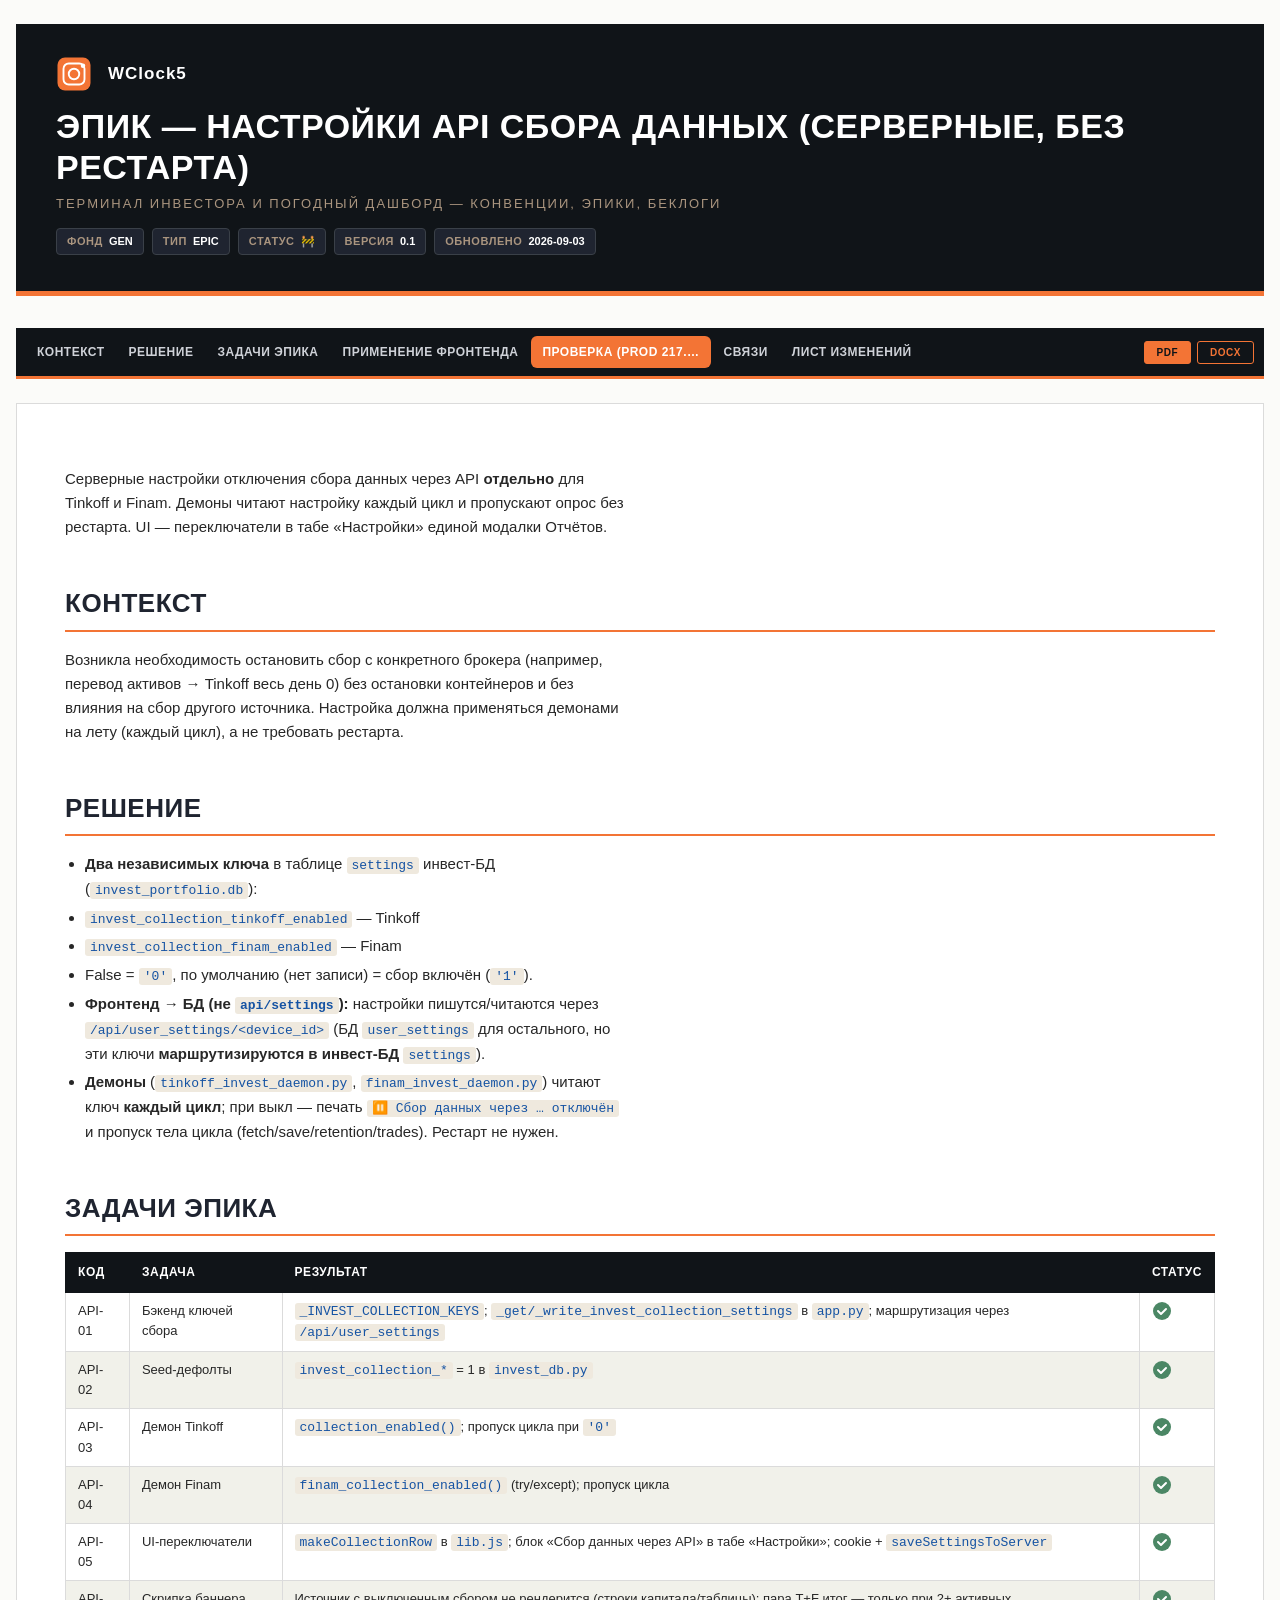
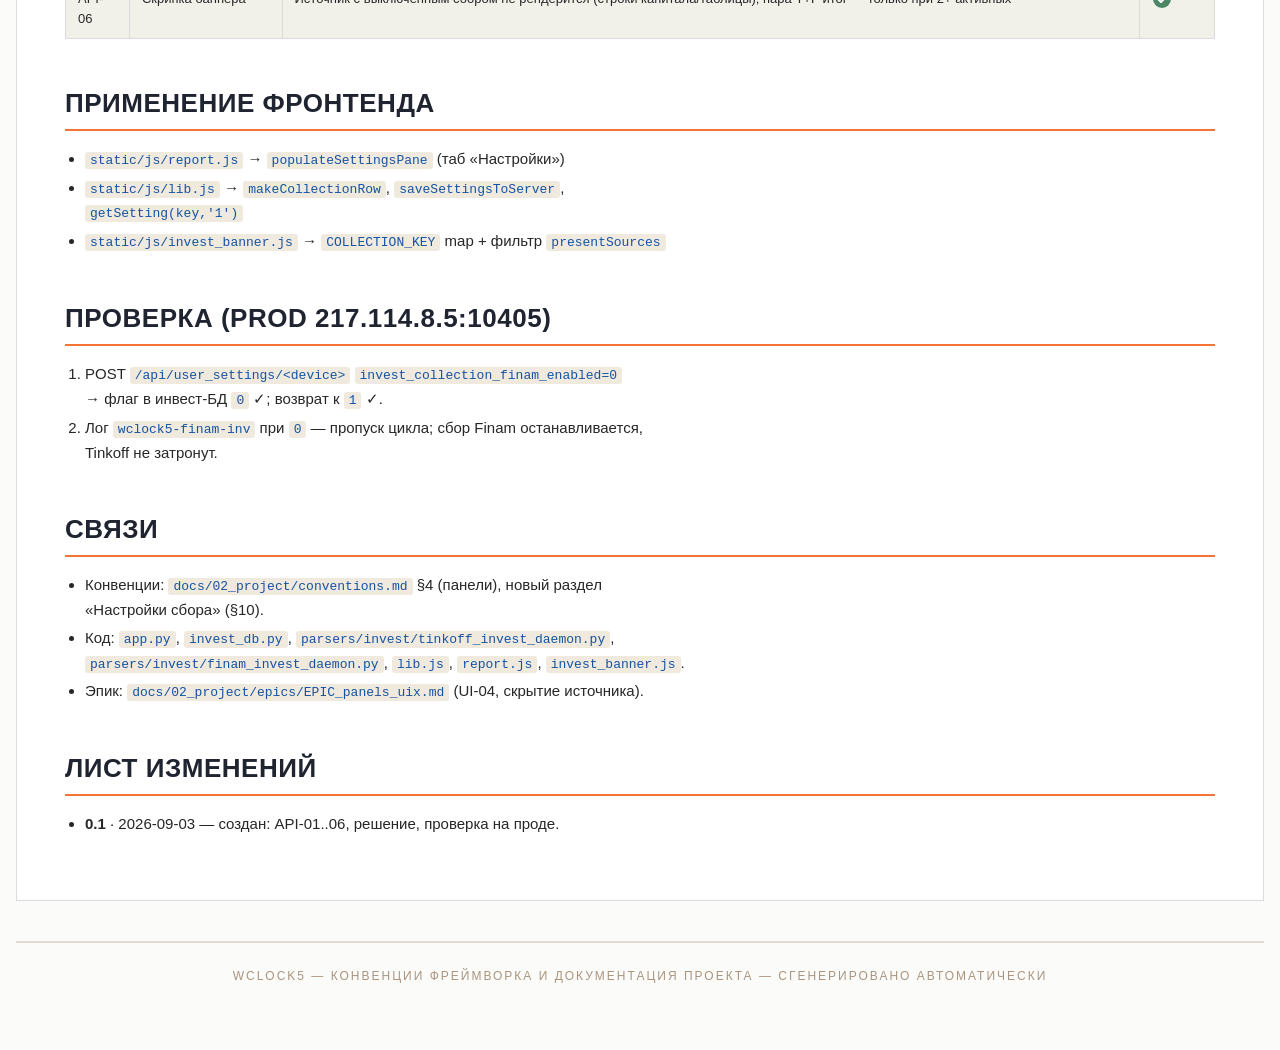
<file: docs/02_project/epics/EPIC_api_settings.html>
<!DOCTYPE html>
<html lang="ru">
<head>
<meta charset="UTF-8">
<meta name="viewport" content="width=device-width, initial-scale=1.0">
<title>Эпик — Настройки API сбора данных (серверные, без рестарта)</title>
<style>
  * { box-sizing: border-box; }
  body { font-family: 'Segoe UI', Arial, sans-serif; background: #fbfbf9;
         color: #1f2430; margin: 0; line-height: 1.55; }
  .page { max-width: 1330px; margin: 0 auto; padding: 16px 12px 48px; }
  @media (min-width: 640px) { .page { padding: 24px 16px 64px; } }

  .header { background: #101418; color: #fff; padding: 22px 24px 24px;
            border-bottom: 5px solid #f37435; margin-bottom: 24px; }
  @media (min-width: 640px) { .header { padding: 32px 40px 36px; margin-bottom: 32px; } }
  .header .header-brand { display: flex; align-items: center; gap: 16px; margin-bottom: 14px; }
  .header .header-brand svg { flex-shrink: 0; }
  .header .brand { font-size: 17px; font-weight: 700; letter-spacing: 1px; }
  .header h1 { margin: 8px 0 6px; font-size: 21px; line-height: 1.2; font-weight: 700;
               text-transform: uppercase; letter-spacing: .5px; }
  @media (min-width: 640px) { .header h1 { font-size: 34px; } }
  .header .sub { color: #aa957f; font-size: 11px; text-transform: uppercase;
                 letter-spacing: 2px; font-weight: 500; margin: 0; }
  @media (min-width: 640px) { .header .sub { font-size: 13px; } }

  .doc-meta { display: flex; flex-wrap: wrap; gap: 8px; margin-top: 14px; }
  .meta-item { background: #1f2430; border: 1px solid #3a4048; padding: 4px 10px;
               font-size: 11px; border-radius: 4px; }
  .meta-label { text-transform: uppercase; letter-spacing: .05em; color: #aa957f;
                font-weight: 600; margin-right: 6px; }
  .meta-value { font-weight: 700; color: #fff; }

  .tabs { position: sticky; top: 0; z-index: 20; background: #101418;
          border-bottom: 3px solid #f37435; margin-bottom: 24px;
          display: flex; flex-wrap: wrap; gap: 2px; padding: 8px 10px; }
  .tabs a { color: #cfd2d8; text-decoration: none; font-size: 12px; font-weight: 600;
            padding: 7px 11px; border-radius: 6px; text-transform: uppercase;
            letter-spacing: .5px; white-space: nowrap; }
  .tabs a:hover { background: #1f2430; color: #fff; }
  .tabs a.active { background: #f37435; color: #fff; }
  h2[id] { scroll-margin-top: 64px; }
  @media print { .tabs { display: none; } }

  .panel { background: #fff; border: 1px solid #dbdbdb; padding: 18px 20px;
           margin-bottom: 24px; }
  @media (min-width: 640px) { .panel { padding: 28px 32px; margin-bottom: 32px; } }
  .panel h2.panel-title { font-size: 15px; font-weight: 700; text-transform: uppercase;
                          letter-spacing: .5px; margin: 0 0 12px; padding: 0; border: none; }
  @media (min-width: 640px) { .panel h2.panel-title { font-size: 18px; } }

  /* Дерево содержания (раскрывающееся, как в SDK/MSDN) */
  .toc { font-size: 13px; line-height: 1.7; }
  @media (min-width: 640px) { .toc { font-size: 14px; line-height: 1.6; } }
  .toc ul { list-style: none; margin: 0; padding: 0; }
  .toc ul ul { margin-left: 18px; border-left: 1px dashed #d5d0c7; padding-left: 6px; }
  .toc li { margin: 0; }
  .toc li.toc-parent { position: relative; }
  .toc a { color: #1553a3; text-decoration: none; display: block; padding: 2px 4px;
           border-radius: 3px; line-height: 1.5; }
  .toc a:hover { color: #f37435; background: #f5f2ea; text-decoration: none; }
  .toc a.toc-active { color: #f37435; background: #f5f2ea; }
  .toc ul ul a { color: #2c5f96; }
  .toc ul ul ul a { color: #4a6b8c; }
  .toc .toc-toggle { display: inline-block; width: 18px; height: 18px; text-align: center;
                     cursor: pointer; color: #8a8478; font-size: 12px; line-height: 18px;
                     user-select: none; flex: 0 0 auto; }
  .toc .toc-row { display: flex; align-items: flex-start; }
  .toc .toc-row > a { flex: 1 1 auto; }
  .toc .toc-ac { display: none; }
  .toc .toc-ac.open { display: block; }

  .content { background: #fff; border: 1px solid #dbdbdb; padding: 20px; }
  @media (min-width: 640px) { .content { padding: 32px; } }
  @media (min-width: 768px) { .content { padding: 48px; } }

  .prose h1 { font-size: 22px; margin: 0 0 14px; }
  .prose h2 { font-size: 19px; font-weight: 700; text-transform: uppercase;
              letter-spacing: .02em; color: #1f2430; margin-top: 32px; margin-bottom: 12px;
              padding-bottom: 6px; border-bottom: 2px solid #f37435; }
  @media (min-width: 640px) { .prose h2 { font-size: 26px; margin-top: 44px; margin-bottom: 16px; } }
  .prose h3 { font-size: 15px; font-weight: 600; text-transform: uppercase;
              letter-spacing: .02em; color: #1f2430; margin-top: 24px; margin-bottom: 8px; }
  @media (min-width: 640px) { .prose h3 { font-size: 19px; margin-top: 32px; margin-bottom: 12px; } }
  .prose h4 { font-size: 13px; font-weight: 600; color: #585858;
              margin-top: 16px; margin-bottom: 6px; }
  @media (min-width: 640px) { .prose h4 { font-size: 16px; margin-top: 24px; margin-bottom: 8px; } }
  .prose p { font-size: 14px; line-height: 1.6; color: #272727; margin-bottom: 12px; }
  @media (min-width: 640px) { .prose p { font-size: 15px; } }
  .prose ul, .prose ol { font-size: 14px; line-height: 1.6; color: #272727;
                         margin-bottom: 16px; padding-left: 20px; }
  @media (min-width: 640px) { .prose ul, .prose ol { font-size: 15px; } }
  .prose li { margin-bottom: 4px; }
  .prose a { color: #1553a3; font-weight: 500; text-decoration: underline; text-underline-offset: 2px; }
  .prose a:hover { color: #f37435; }
  .prose table { width: 100%; border-collapse: collapse; margin-bottom: 24px; font-size: 11px; }
  @media (min-width: 640px) { .prose table { font-size: 13px; } }
  @media (max-width: 640px) {
    .prose table { font-size: 10px; overflow-wrap: break-word; word-break: break-word; line-height: 1.3; }
    .prose td:first-child, .prose th:first-child { min-width: 88px; }
  }
  .prose th { background: #101418; color: #fff; font-weight: 600; text-transform: uppercase;
              letter-spacing: .05em; text-align: left; padding: 6px 8px; border: 1px solid #101418;
              font-size: 9px; }
  @media (min-width: 640px) { .prose th { padding: 10px 12px; font-size: 12px; } }
  .prose td { border: 1px solid #dbdbdb; padding: 6px 8px; color: #272727; vertical-align: top; }
  @media (min-width: 640px) { .prose td { padding: 8px 12px; } }
  .prose tr:nth-child(even) td { background: #f1f1ea; }
  .prose code { font-family: Consolas, 'Courier New', monospace; background: #efe9de;
                color: #1553a3; padding: 1px 5px; border-radius: 3px; font-size: 13px; }
  .prose pre { background: #101418; color: #d9dce1; padding: 14px 16px; border-radius: 8px;
               overflow-x: auto; margin-bottom: 16px; font-size: 12.5px; line-height: 1.5; }
  .prose pre code { background: transparent; color: inherit; padding: 0; border-radius: 0; }
  .prose hr { border: none; border-top: 2px solid #e2dbd3; margin: 40px 0; }
  .prose img, .prose .dimg { max-width: 100%; margin: 16px auto; display: block; }
  .prose blockquote { border-left: 4px solid #f37435; padding: 10px 12px; margin: 16px 0;
                      background: #f1f1ea; font-style: italic; color: #585858; font-size: 14px; }
  @media (min-width: 640px) { .prose blockquote { padding: 12px 16px; font-size: 15px; } }

  .icon { display: inline-block; width: 20px; height: 20px; vertical-align: text-bottom; }

  .tabs .dl { margin-left: auto; display: flex; align-items: center; gap: 6px; }
  .dl-btn { display: inline-block; padding: 2px 9px; font-family: 'Segoe UI', Arial, sans-serif;
            font-size: 9px; font-weight: 700; letter-spacing: .5px; text-transform: uppercase;
            color: #101418; background: #f37435; border: 1px solid #f37435; border-radius: 3px;
            cursor: pointer; line-height: 1.5; text-decoration: none; }
  @media (min-width: 640px) { .dl-btn { font-size: 10px; padding: 3px 12px; } }
  .dl-btn:hover { background: #fff; border-color: #fff; }
  .dl-btn.alt { background: transparent; color: #f37435; }
  .dl-btn.alt:hover { color: #101418; background: #101418; border-color: #101418; }
  @media print { .dl, .dl-btn { display: none !important; } }
  .btn { display: inline-block; font-family: 'Segoe UI', Arial, sans-serif;
         font-size: 11px; font-weight: 600; text-transform: uppercase; letter-spacing: 1px;
         padding: 8px 20px; border: 2px solid transparent; cursor: pointer;
         text-align: center; text-decoration: none; }
  @media (min-width: 640px) { .btn { font-size: 13px; letter-spacing: 2px; padding: 10px 30px; } }
  .btn:hover { opacity: .9; }
  .btn-orange { background: #f37435; color: #fff; border-color: #f37435; }
  .btn-black { background: #1f2430; color: #fff; border-color: #1f2430; }
  .btn-rounded { border-radius: 50px; letter-spacing: normal; }

  .badge { display: inline-block; font-size: 9px; font-weight: 600; text-transform: uppercase;
           letter-spacing: .03em; padding: 2px 7px; border-radius: 3px; }
  @media (min-width: 640px) { .badge { font-size: 11px; letter-spacing: .05em; padding: 3px 10px; } }
  .badge-orange { background: #f37435; color: #fff; }
  .badge-green { background: #4b8765; color: #fff; }
  .badge-red { background: #ca3742; color: #fff; }
  .badge-beige { background: #aa957f; color: #000; }
  .badge-black { background: #1f2430; color: #fff; }
  .badge-teal { background: #57a4b5; color: #fff; }
  .badge-violet { background: #6e4d8b; color: #fff; }

  .footer { text-align: center; color: #aa957f; font-size: 10px; text-transform: uppercase;
            letter-spacing: 2px; margin-top: 28px; padding-top: 16px; border-top: 2px solid #e2dbd3; }
  @media (min-width: 640px) { .footer { font-size: 12px; margin-top: 40px; padding-top: 24px; } }
</style>
</head>
<body>
<div class="page">

  
  <div id="header" class="header">
    <div class="header-brand">
      <svg viewBox="0 0 48 48" width="36" height="36" fill="none">
        <rect x="2" y="2" width="44" height="44" rx="10" fill="#f37435"/>
        <rect x="10" y="10" width="28" height="28" rx="7" stroke="white" stroke-width="2.5" fill="none"/>
        <circle cx="24" cy="24" r="7" stroke="white" stroke-width="2.5" fill="none"/>
        <circle cx="36" cy="13" r="3" fill="white"/>
      </svg>
      <span class="brand">WClock5</span>
    </div>
    <h1 id="page-title">Эпик — Настройки API сбора данных (серверные, без рестарта)</h1>
    <p class="sub">Терминал инвестора и погодный дашборд — конвенции, эпики, беклоги</p>
    <div id="doc-meta" class="doc-meta"><span class="meta-item"><span class="meta-label">Фонд</span><span class="meta-value">GEN</span></span><span class="meta-item"><span class="meta-label">Тип</span><span class="meta-value">EPIC</span></span><span class="meta-item"><span class="meta-label">Статус</span><span class="meta-value">🚧</span></span><span class="meta-item"><span class="meta-label">Версия</span><span class="meta-value">0.1</span></span><span class="meta-item"><span class="meta-label">Обновлено</span><span class="meta-value">2026-09-03</span></span></div>
  </div>
  

  
  <nav class="tabs" aria-label="Навигация по разделам">
    <a href="#kontekst">Контекст</a>
    <a href="#reshenie">Решение</a>
    <a href="#zadachi-epika">Задачи эпика</a>
    <a href="#primenenie-frontenda">Применение фронтенда</a>
    <a href="#proverka-prod-217-114-8-5-10405">Проверка (prod 217.…</a>
    <a href="#svyazi">Связи</a>
    <a href="#list-izmeneniy">Лист изменений</a>
    <span class="dl" data-dl="EPIC_api_settings">
      <button type="button" class="dl-btn" onclick="downloadPdf()">PDF</button>
      <button type="button" class="dl-btn alt" onclick="downloadDoc()">DOCX</button>
    </span>
  </nav>
  

  

  <div id="content" class="content prose">
<p>Серверные настройки отключения сбора данных через API <strong>отдельно</strong> для<br />
Tinkoff и Finam. Демоны читают настройку каждый цикл и пропускают опрос без<br />
рестарта. UI — переключатели в табе «Настройки» единой модалки Отчётов.</p>
<h2 id="kontekst">Контекст</h2>
<p>Возникла необходимость остановить сбор с конкретного брокера (например,<br />
перевод активов → Tinkoff весь день 0) без остановки контейнеров и без<br />
влияния на сбор другого источника. Настройка должна применяться демонами<br />
на лету (каждый цикл), а не требовать рестарта.</p>
<h2 id="reshenie">Решение</h2>
<ul>
<li><strong>Два независимых ключа</strong> в таблице <code>settings</code> инвест-БД<br />
  (<code>invest_portfolio.db</code>):</li>
<li><code>invest_collection_tinkoff_enabled</code> — Tinkoff</li>
<li><code>invest_collection_finam_enabled</code> — Finam</li>
<li>False = <code>'0'</code>, по умолчанию (нет записи) = сбор включён (<code>'1'</code>).</li>
<li><strong>Фронтенд → БД (не <code>api/settings</code>):</strong> настройки пишутся/читаются через<br />
<code>/api/user_settings/&lt;device_id&gt;</code> (БД <code>user_settings</code> для остального, но<br />
  эти ключи <strong>маршрутизируются в инвест-БД</strong> <code>settings</code>).</li>
<li><strong>Демоны</strong> (<code>tinkoff_invest_daemon.py</code>, <code>finam_invest_daemon.py</code>) читают<br />
  ключ <strong>каждый цикл</strong>; при выкл — печать <code>⏸️ Сбор данных через … отключён</code><br />
  и пропуск тела цикла (fetch/save/retention/trades). Рестарт не нужен.</li>
</ul>
<h2 id="zadachi-epika">Задачи эпика</h2>
<table>
<thead>
<tr>
<th>Код</th>
<th>Задача</th>
<th>Результат</th>
<th>Статус</th>
</tr>
</thead>
<tbody>
<tr>
<td>API-01</td>
<td>Бэкенд ключей сбора</td>
<td><code>_INVEST_COLLECTION_KEYS</code>; <code>_get/_write_invest_collection_settings</code> в <code>app.py</code>; маршрутизация через <code>/api/user_settings</code></td>
<td><svg class="icon" viewBox="0 0 20 20" fill="none"><circle cx="10" cy="10" r="9" fill="#4b8765"/><path d="M6 10l3 3 5-5" stroke="#fff" stroke-width="2" stroke-linecap="round" stroke-linejoin="round"/></svg></td>
</tr>
<tr>
<td>API-02</td>
<td>Seed-дефолты</td>
<td><code>invest_collection_*</code> = 1 в <code>invest_db.py</code></td>
<td><svg class="icon" viewBox="0 0 20 20" fill="none"><circle cx="10" cy="10" r="9" fill="#4b8765"/><path d="M6 10l3 3 5-5" stroke="#fff" stroke-width="2" stroke-linecap="round" stroke-linejoin="round"/></svg></td>
</tr>
<tr>
<td>API-03</td>
<td>Демон Tinkoff</td>
<td><code>collection_enabled()</code>; пропуск цикла при <code>'0'</code></td>
<td><svg class="icon" viewBox="0 0 20 20" fill="none"><circle cx="10" cy="10" r="9" fill="#4b8765"/><path d="M6 10l3 3 5-5" stroke="#fff" stroke-width="2" stroke-linecap="round" stroke-linejoin="round"/></svg></td>
</tr>
<tr>
<td>API-04</td>
<td>Демон Finam</td>
<td><code>finam_collection_enabled()</code> (try/except); пропуск цикла</td>
<td><svg class="icon" viewBox="0 0 20 20" fill="none"><circle cx="10" cy="10" r="9" fill="#4b8765"/><path d="M6 10l3 3 5-5" stroke="#fff" stroke-width="2" stroke-linecap="round" stroke-linejoin="round"/></svg></td>
</tr>
<tr>
<td>API-05</td>
<td>UI-переключатели</td>
<td><code>makeCollectionRow</code> в <code>lib.js</code>; блок «Сбор данных через API» в табе «Настройки»; cookie + <code>saveSettingsToServer</code></td>
<td><svg class="icon" viewBox="0 0 20 20" fill="none"><circle cx="10" cy="10" r="9" fill="#4b8765"/><path d="M6 10l3 3 5-5" stroke="#fff" stroke-width="2" stroke-linecap="round" stroke-linejoin="round"/></svg></td>
</tr>
<tr>
<td>API-06</td>
<td>Скрипка баннера</td>
<td>Источник с выключенным сбором не рендерится (строки капитала/таблицы); пара T+F итог — только при 2+ активных</td>
<td><svg class="icon" viewBox="0 0 20 20" fill="none"><circle cx="10" cy="10" r="9" fill="#4b8765"/><path d="M6 10l3 3 5-5" stroke="#fff" stroke-width="2" stroke-linecap="round" stroke-linejoin="round"/></svg></td>
</tr>
</tbody>
</table>
<h2 id="primenenie-frontenda">Применение фронтенда</h2>
<ul>
<li><code>static/js/report.js</code> → <code>populateSettingsPane</code> (таб «Настройки»)</li>
<li><code>static/js/lib.js</code> → <code>makeCollectionRow</code>, <code>saveSettingsToServer</code>,<br />
<code>getSetting(key,'1')</code></li>
<li><code>static/js/invest_banner.js</code> → <code>COLLECTION_KEY</code> map + фильтр <code>presentSources</code></li>
</ul>
<h2 id="proverka-prod-217-114-8-5-10405">Проверка (prod 217.114.8.5:10405)</h2>
<ol>
<li>POST <code>/api/user_settings/&lt;device&gt;</code> <code>invest_collection_finam_enabled=0</code><br />
   → флаг в инвест-БД <code>0</code> ✓; возврат к <code>1</code> ✓.</li>
<li>Лог <code>wclock5-finam-inv</code> при <code>0</code> — пропуск цикла; сбор Finam останавливается,<br />
   Tinkoff не затронут.</li>
</ol>
<h2 id="svyazi">Связи</h2>
<ul>
<li>Конвенции: <code>docs/02_project/conventions.md</code> §4 (панели), новый раздел<br />
  «Настройки сбора» (§10).</li>
<li>Код: <code>app.py</code>, <code>invest_db.py</code>, <code>parsers/invest/tinkoff_invest_daemon.py</code>,<br />
<code>parsers/invest/finam_invest_daemon.py</code>, <code>lib.js</code>, <code>report.js</code>, <code>invest_banner.js</code>.</li>
<li>Эпик: <code>docs/02_project/epics/EPIC_panels_uix.md</code> (UI-04, скрытие источника).</li>
</ul>
<h2 id="list-izmeneniy">Лист изменений</h2>
<ul>
<li><strong>0.1</strong> · 2026-09-03 — создан: API-01..06, решение, проверка на проде.</li>
</ul></div>

  <div id="footer" class="footer">WClock5 — конвенции фреймворка и документация проекта &mdash; Сгенерировано автоматически</div>
</div>

<script>
(function () {
  var tabs = Array.prototype.slice.call(document.querySelectorAll('.tabs a'));
  var h2s = Array.prototype.slice.call(document.querySelectorAll('h2[id]'));
  function setActive(id) {
    tabs.forEach(function (a) {
      a.classList.toggle('active', a.getAttribute('href') === '#' + id);
    });
  }
  if ('IntersectionObserver' in window && h2s.length) {
    var obs = new IntersectionObserver(function (entries) {
      entries.forEach(function (e) {
        if (e.isIntersecting) {
          setActive(e.target.id);
          if (location.hash !== '#' + e.target.id) {
            history.replaceState(null, '', '#' + e.target.id);
          }
        }
      });
    }, { rootMargin: '-15% 0px -75% 0px' });
    h2s.forEach(function (h) { obs.observe(h); });
  }
  tabs.forEach(function (a) {
    a.addEventListener('click', function (e) {
      var id = a.getAttribute('href').slice(1);
      var t = document.getElementById(id);
      if (!t) { return; }
      e.preventDefault();
      t.scrollIntoView({ behavior: 'smooth', block: 'start' });
      setActive(id);
      history.pushState(null, '', '#' + id);
    });
  });
})();
</script>


<script>
function dlFileName() {
  var el = document.querySelector('.dl');
  if (el && el.getAttribute('data-dl')) return el.getAttribute('data-dl');
  return 'EPIC_api_settings';
}
function downloadPdf() { window.print(); }
function downloadDoc() {
  var content = document.getElementById('content').innerHTML;
  var html = '<html xmlns:o="urn:schemas-microsoft-com:office:office" xmlns:w="urn:schemas-microsoft-com:office:word" xmlns="http://www.w3.org/TR/REC-html40"><head><meta charset="utf-8"><title>Эпик — Настройки API сбора данных (серверные, без рестарта)</title></head><body>' + content + '</body></html>';
  var blob = new Blob(['﻿', html], { type: 'application/msword' });
  var a = document.createElement('a');
  a.href = URL.createObjectURL(blob);
  a.download = dlFileName() + '.doc';
  document.body.appendChild(a);
  a.click();
  setTimeout(function () { URL.revokeObjectURL(a.href); a.remove(); }, 100);
}
</script>
</body>
</html>
</file>
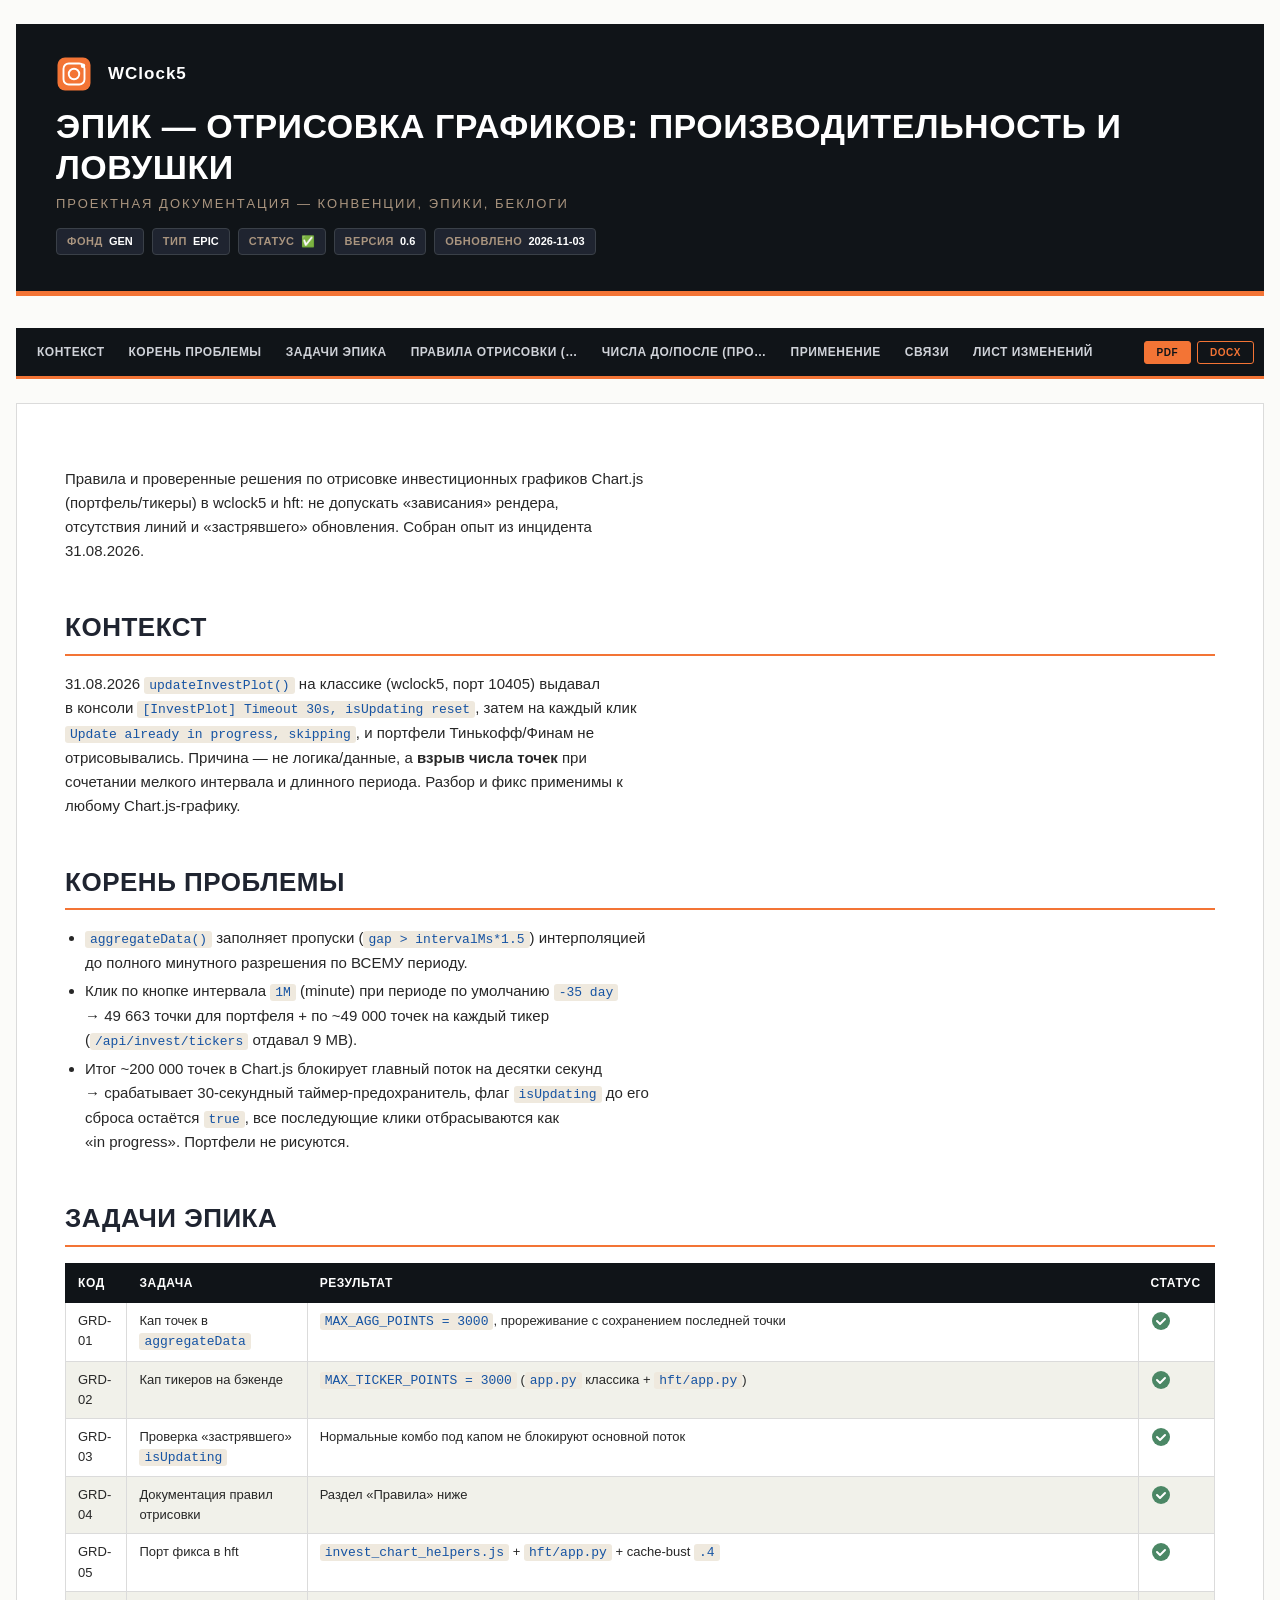
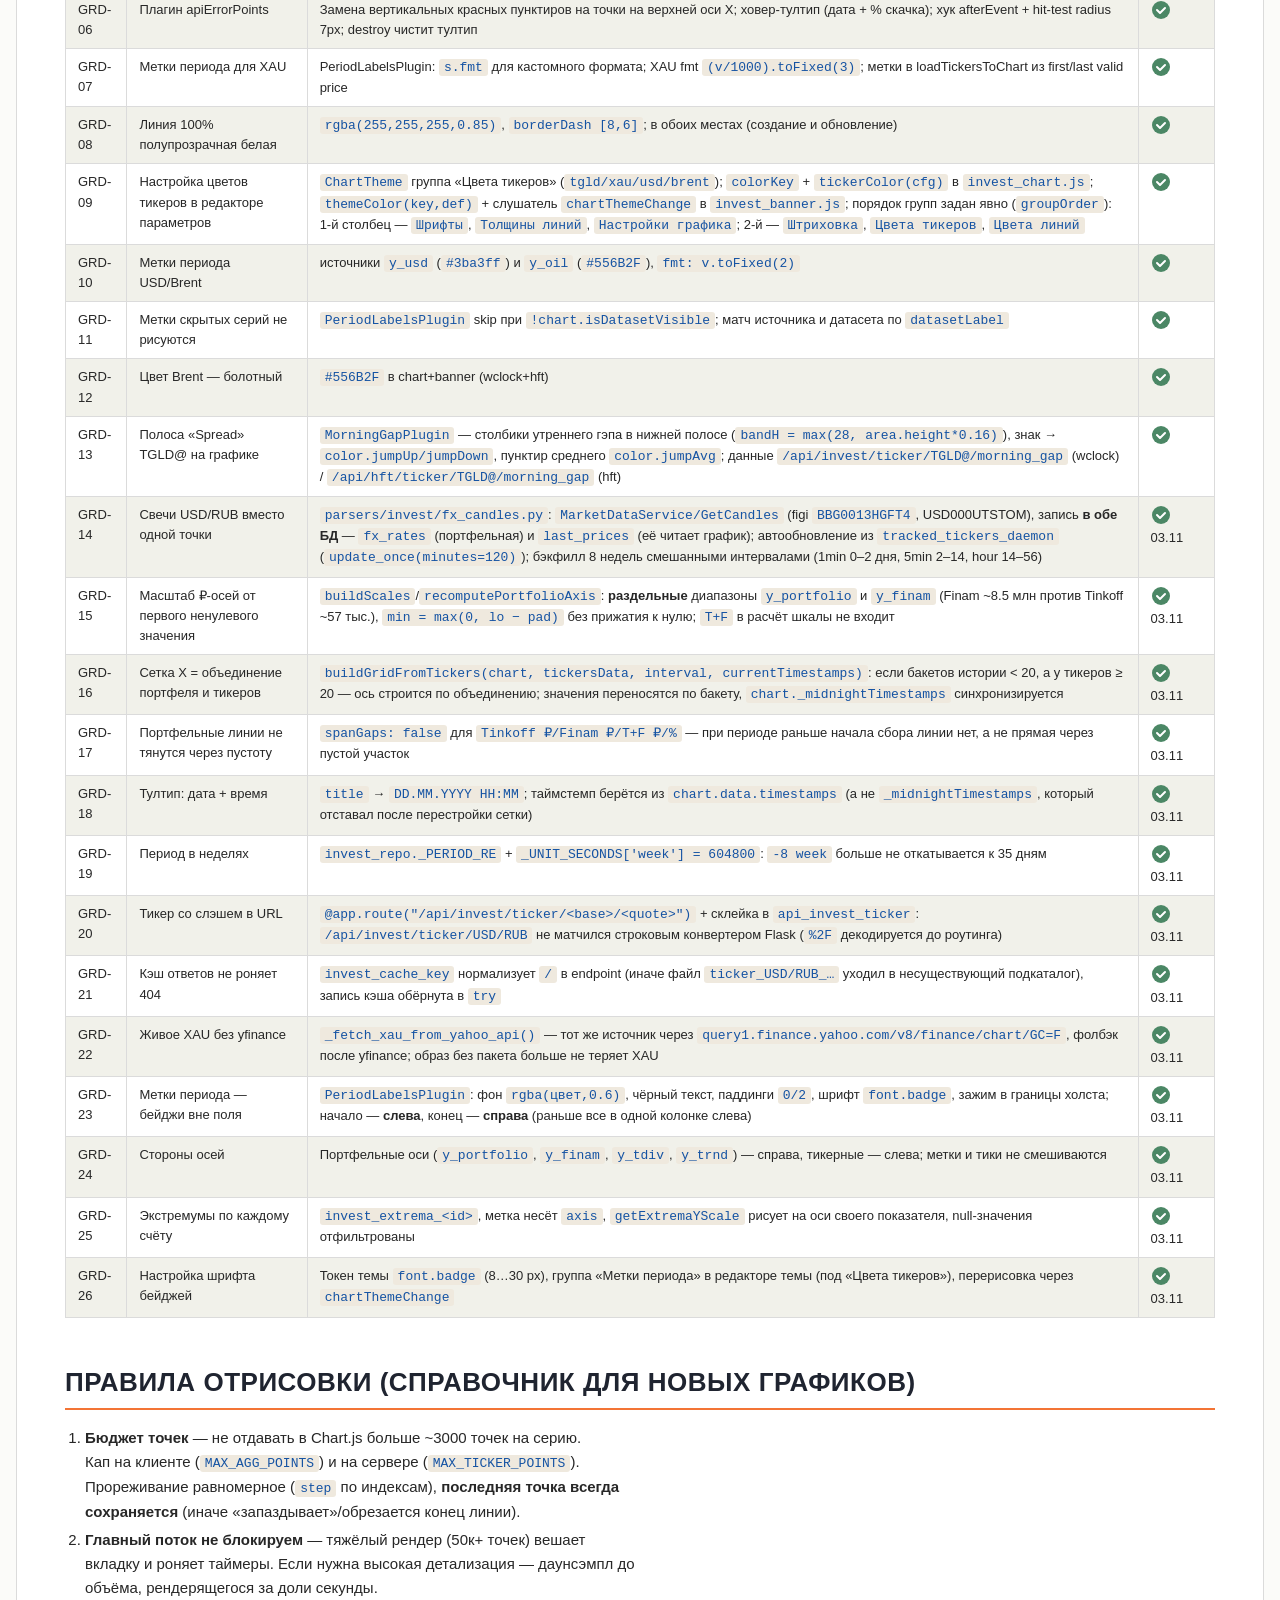
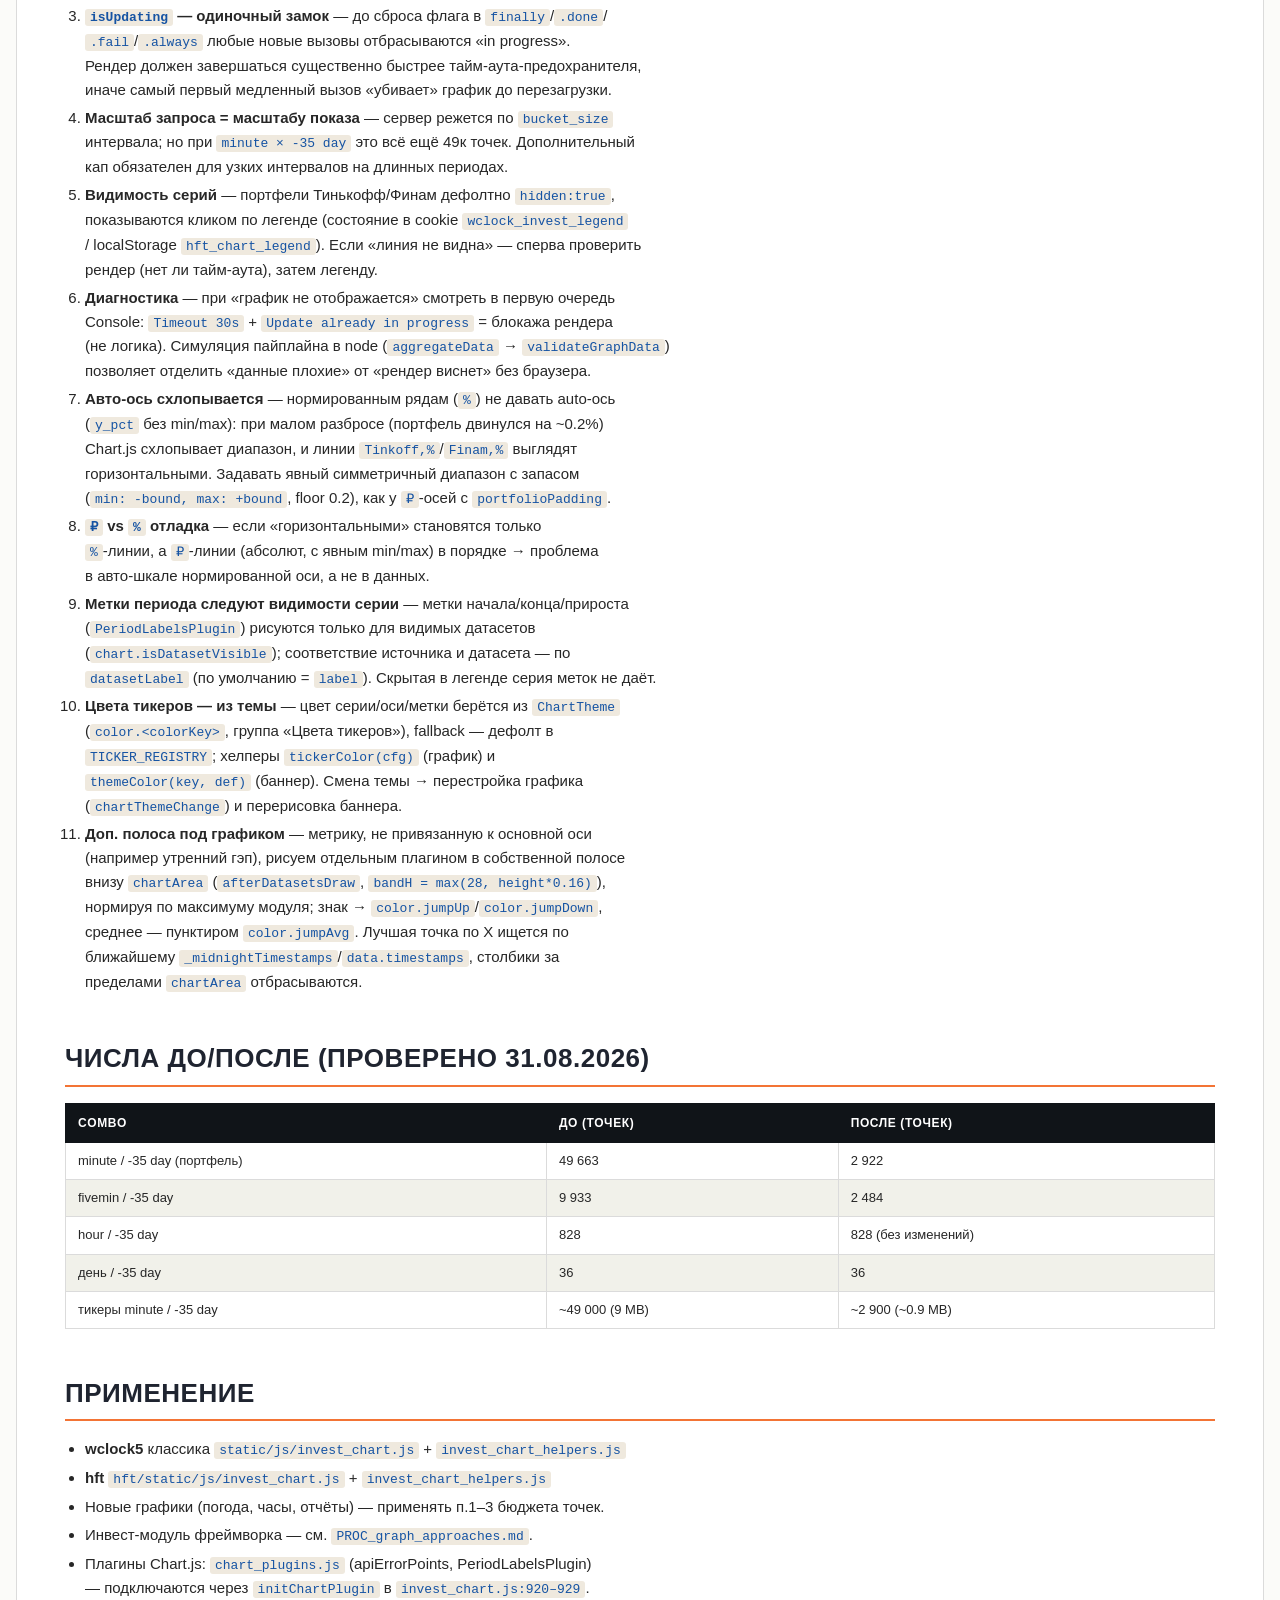
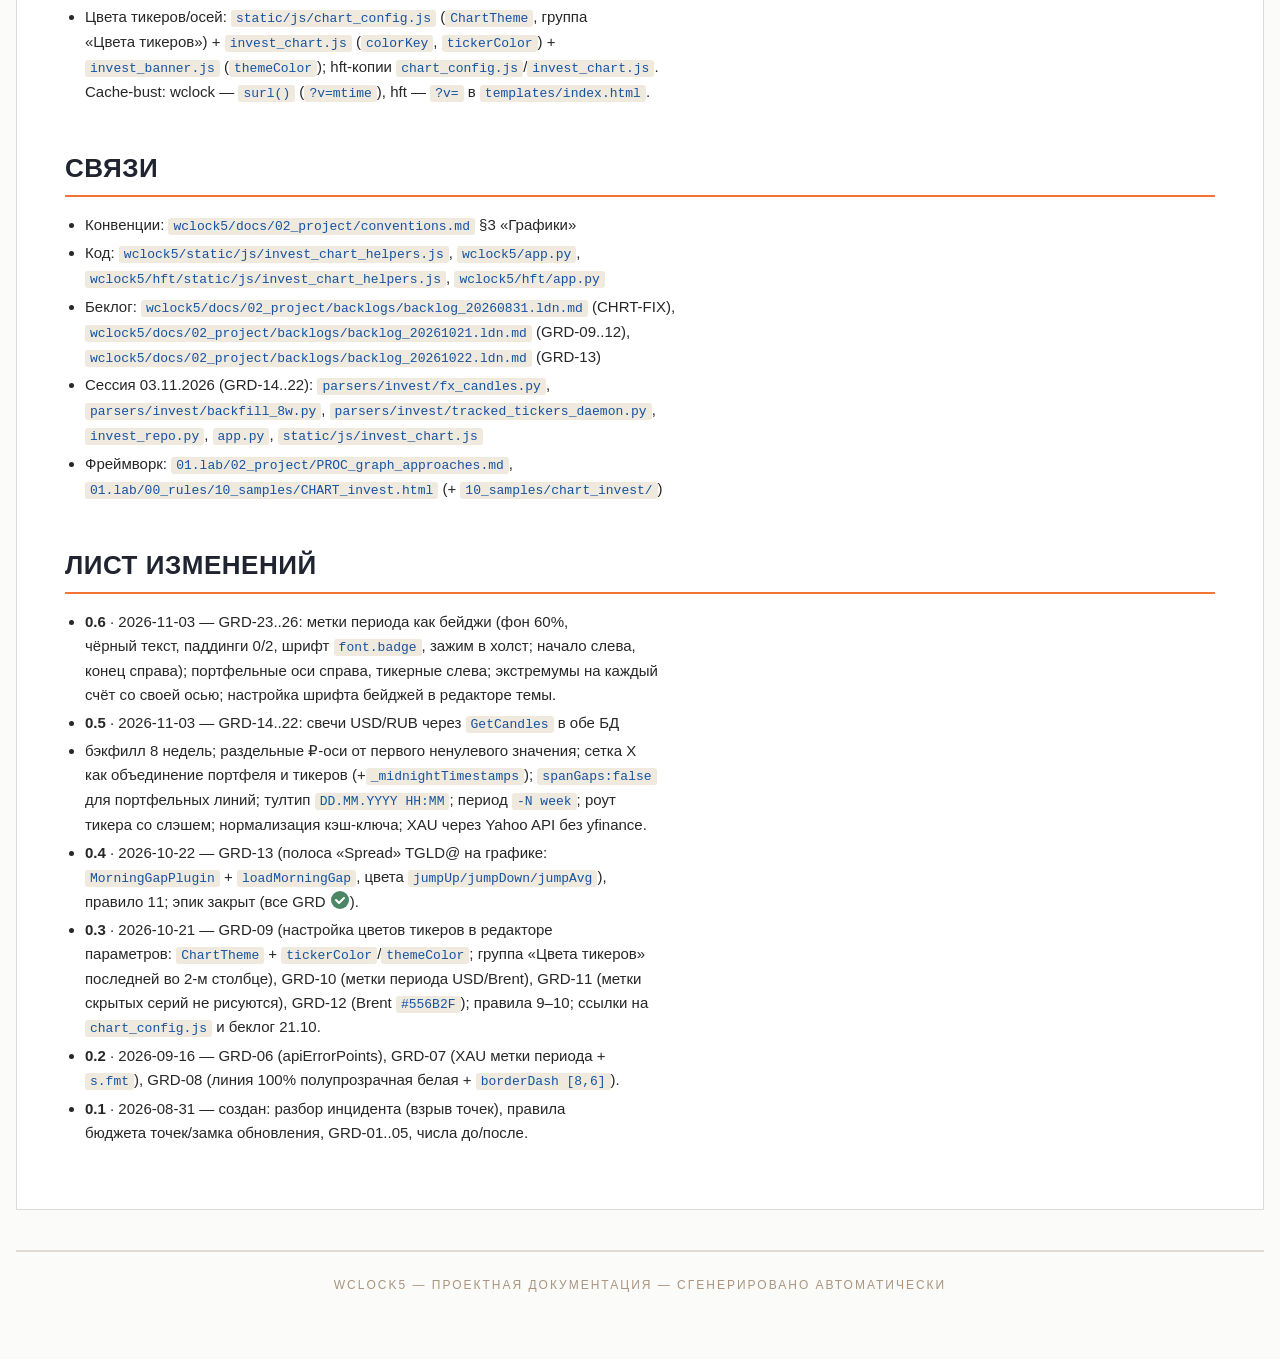
<file: docs/02_project/epics/EPIC_chart_rendering.html>
<!DOCTYPE html>
<html lang="ru">
<head>
<meta charset="UTF-8">
<meta name="viewport" content="width=device-width, initial-scale=1.0">
<title>Эпик — Отрисовка графиков: производительность и ловушки</title>
<link rel="icon" type="image/svg+xml" href="data:image/svg+xml,%3Csvg xmlns='http://www.w3.org/2000/svg' viewBox='0 0 48 48'%3E%3Crect x='2' y='2' width='44' height='44' rx='10' fill='%23f37435'/%3E%3Ccircle cx='24' cy='24' r='12' fill='none' stroke='%23fff' stroke-width='3'/%3E%3Ccircle cx='24' cy='24' r='4' fill='%23fff'/%3E%3C/svg%3E">
<style>
  * { box-sizing: border-box; }
  body { font-family: 'Segoe UI', Arial, sans-serif; background: #fbfbf9;
         color: #1f2430; margin: 0; line-height: 1.55; }
  .page { max-width: 1330px; margin: 0 auto; padding: 16px 12px 48px; }
  @media (min-width: 640px) { .page { padding: 24px 16px 64px; } }

  .header { background: #101418; color: #fff; padding: 22px 24px 24px;
            border-bottom: 5px solid #f37435; margin-bottom: 24px; }
  @media (min-width: 640px) { .header { padding: 32px 40px 36px; margin-bottom: 32px; } }
  .header .header-brand { display: flex; align-items: center; gap: 16px; margin-bottom: 14px; }
  .header .header-brand svg { flex-shrink: 0; }
  .header .brand { font-size: 17px; font-weight: 700; letter-spacing: 1px; }
  .header h1 { margin: 8px 0 6px; font-size: 21px; line-height: 1.2; font-weight: 700;
               text-transform: uppercase; letter-spacing: .5px; }
  @media (min-width: 640px) { .header h1 { font-size: 34px; } }
  .header .sub { color: #aa957f; font-size: 11px; text-transform: uppercase;
                 letter-spacing: 2px; font-weight: 500; margin: 0; }
  @media (min-width: 640px) { .header .sub { font-size: 13px; } }

  .doc-meta { display: flex; flex-wrap: wrap; gap: 8px; margin-top: 14px; }
  .meta-item { background: #1f2430; border: 1px solid #3a4048; padding: 4px 10px;
               font-size: 11px; border-radius: 4px; }
  .meta-label { text-transform: uppercase; letter-spacing: .05em; color: #aa957f;
                font-weight: 600; margin-right: 6px; }
  .meta-value { font-weight: 700; color: #fff; }

  .tabs { position: sticky; top: 0; z-index: 20; background: #101418;
          border-bottom: 3px solid #f37435; margin-bottom: 24px;
          display: flex; flex-wrap: wrap; gap: 2px; padding: 8px 10px; }
  .tabs a { color: #cfd2d8; text-decoration: none; font-size: 12px; font-weight: 600;
            padding: 7px 11px; border-radius: 6px; text-transform: uppercase;
            letter-spacing: .5px; white-space: nowrap; }
  .tabs a:hover { background: #1f2430; color: #fff; }
  .tabs a.active { background: #f37435; color: #fff; }
  h2[id] { scroll-margin-top: 64px; }
  @media print { .tabs { display: none; } }

  .panel { background: #fff; border: 1px solid #dbdbdb; padding: 18px 20px;
           margin-bottom: 24px; }
  @media (min-width: 640px) { .panel { padding: 28px 32px; margin-bottom: 32px; } }
  .panel h2.panel-title { font-size: 15px; font-weight: 700; text-transform: uppercase;
                          letter-spacing: .5px; margin: 0 0 12px; padding: 0; border: none; }
  @media (min-width: 640px) { .panel h2.panel-title { font-size: 18px; } }

  /* Дерево содержания (раскрывающееся, как в SDK/MSDN) */
  .toc { font-size: 13px; line-height: 1.7; }
  @media (min-width: 640px) { .toc { font-size: 14px; line-height: 1.6; } }
  .toc ul { list-style: none; margin: 0; padding: 0; }
  .toc ul ul { margin-left: 18px; border-left: 1px dashed #d5d0c7; padding-left: 6px; }
  .toc li { margin: 0; }
  .toc li.toc-parent { position: relative; }
  .toc a { color: #1553a3; text-decoration: none; display: block; padding: 2px 4px;
           border-radius: 3px; line-height: 1.5; }
  .toc a:hover { color: #f37435; background: #f5f2ea; text-decoration: none; }
  .toc a.toc-active { color: #f37435; background: #f5f2ea; }
  .toc ul ul a { color: #2c5f96; }
  .toc ul ul ul a { color: #4a6b8c; }
  .toc .toc-toggle { display: inline-block; width: 18px; height: 18px; text-align: center;
                     cursor: pointer; color: #8a8478; font-size: 12px; line-height: 18px;
                     user-select: none; flex: 0 0 auto; }
  .toc .toc-row { display: flex; align-items: flex-start; }
  .toc .toc-row > a { flex: 1 1 auto; }
  .toc .toc-ac { display: none; }
  .toc .toc-ac.open { display: block; }

  .content { background: #fff; border: 1px solid #dbdbdb; padding: 20px; }
  @media (min-width: 640px) { .content { padding: 32px; } }
  @media (min-width: 768px) { .content { padding: 48px; } }

  .prose h1 { font-size: 22px; margin: 0 0 14px; }
  .prose h2 { font-size: 19px; font-weight: 700; text-transform: uppercase;
              letter-spacing: .02em; color: #1f2430; margin-top: 32px; margin-bottom: 12px;
              padding-bottom: 6px; border-bottom: 2px solid #f37435; }
  @media (min-width: 640px) { .prose h2 { font-size: 26px; margin-top: 44px; margin-bottom: 16px; } }
  .prose h3 { font-size: 15px; font-weight: 600; text-transform: uppercase;
              letter-spacing: .02em; color: #1f2430; margin-top: 24px; margin-bottom: 8px; }
  @media (min-width: 640px) { .prose h3 { font-size: 19px; margin-top: 32px; margin-bottom: 12px; } }
  .prose h4 { font-size: 13px; font-weight: 600; color: #585858;
              margin-top: 16px; margin-bottom: 6px; }
  @media (min-width: 640px) { .prose h4 { font-size: 16px; margin-top: 24px; margin-bottom: 8px; } }
  .prose p { font-size: 14px; line-height: 1.6; color: #272727; margin-bottom: 12px; }
  @media (min-width: 640px) { .prose p { font-size: 15px; } }
  .prose ul, .prose ol { font-size: 14px; line-height: 1.6; color: #272727;
                         margin-bottom: 16px; padding-left: 20px; }
  @media (min-width: 640px) { .prose ul, .prose ol { font-size: 15px; } }
  .prose li { margin-bottom: 4px; }
  .prose a { color: #1553a3; font-weight: 500; text-decoration: underline; text-underline-offset: 2px; }
  .prose a:hover { color: #f37435; }
  .prose table { width: 100%; border-collapse: collapse; margin-bottom: 24px; font-size: 11px; }
  @media (min-width: 640px) { .prose table { font-size: 13px; } }
  @media (max-width: 640px) {
    .prose table { font-size: 10px; overflow-wrap: break-word; word-break: break-word; line-height: 1.3; }
    .prose td:first-child, .prose th:first-child { min-width: 88px; }
  }
  .prose th { background: #101418; color: #fff; font-weight: 600; text-transform: uppercase;
              letter-spacing: .05em; text-align: left; padding: 6px 8px; border: 1px solid #101418;
              font-size: 9px; }
  @media (min-width: 640px) { .prose th { padding: 10px 12px; font-size: 12px; } }
  .prose td { border: 1px solid #dbdbdb; padding: 6px 8px; color: #272727; vertical-align: top; }
  @media (min-width: 640px) { .prose td { padding: 8px 12px; } }
  .prose tr:nth-child(even) td { background: #f1f1ea; }
  .prose code { font-family: Consolas, 'Courier New', monospace; background: #efe9de;
                color: #1553a3; padding: 1px 5px; border-radius: 3px; font-size: 13px; }
  .prose pre { background: #101418; color: #d9dce1; padding: 14px 16px; border-radius: 8px;
               overflow-x: auto; margin-bottom: 16px; font-size: 12.5px; line-height: 1.5; }
  .prose pre code { background: transparent; color: inherit; padding: 0; border-radius: 0; }
  .prose hr { border: none; border-top: 2px solid #e2dbd3; margin: 40px 0; }
  .prose img, .prose .dimg { max-width: 100%; margin: 16px auto; display: block; }
  .prose blockquote { border-left: 4px solid #f37435; padding: 10px 12px; margin: 16px 0;
                      background: #f1f1ea; font-style: italic; color: #585858; font-size: 14px; }
  @media (min-width: 640px) { .prose blockquote { padding: 12px 16px; font-size: 15px; } }

  .icon { display: inline-block; width: 20px; height: 20px; vertical-align: text-bottom; }

  .tabs .dl { margin-left: auto; display: flex; align-items: center; gap: 6px; }
  .dl-btn { display: inline-block; padding: 2px 9px; font-family: 'Segoe UI', Arial, sans-serif;
            font-size: 9px; font-weight: 700; letter-spacing: .5px; text-transform: uppercase;
            color: #101418; background: #f37435; border: 1px solid #f37435; border-radius: 3px;
            cursor: pointer; line-height: 1.5; text-decoration: none; }
  @media (min-width: 640px) { .dl-btn { font-size: 10px; padding: 3px 12px; } }
  .dl-btn:hover { background: #fff; border-color: #fff; }
  .dl-btn.alt { background: transparent; color: #f37435; }
  .dl-btn.alt:hover { color: #101418; background: #101418; border-color: #101418; }
  @media print { .dl, .dl-btn { display: none !important; } }
  .btn { display: inline-block; font-family: 'Segoe UI', Arial, sans-serif;
         font-size: 11px; font-weight: 600; text-transform: uppercase; letter-spacing: 1px;
         padding: 8px 20px; border: 2px solid transparent; cursor: pointer;
         text-align: center; text-decoration: none; }
  @media (min-width: 640px) { .btn { font-size: 13px; letter-spacing: 2px; padding: 10px 30px; } }
  .btn:hover { opacity: .9; }
  .btn-orange { background: #f37435; color: #fff; border-color: #f37435; }
  .btn-black { background: #1f2430; color: #fff; border-color: #1f2430; }
  .btn-rounded { border-radius: 50px; letter-spacing: normal; }

  .badge { display: inline-block; font-size: 9px; font-weight: 600; text-transform: uppercase;
           letter-spacing: .03em; padding: 2px 7px; border-radius: 3px; }
  @media (min-width: 640px) { .badge { font-size: 11px; letter-spacing: .05em; padding: 3px 10px; } }
  .badge-orange { background: #f37435; color: #fff; }
  .badge-green { background: #4b8765; color: #fff; }
  .badge-red { background: #ca3742; color: #fff; }
  .badge-beige { background: #aa957f; color: #000; }
  .badge-black { background: #1f2430; color: #fff; }
  .badge-teal { background: #57a4b5; color: #fff; }
  .badge-violet { background: #6e4d8b; color: #fff; }

  .footer { text-align: center; color: #aa957f; font-size: 10px; text-transform: uppercase;
            letter-spacing: 2px; margin-top: 28px; padding-top: 16px; border-top: 2px solid #e2dbd3; }
  @media (min-width: 640px) { .footer { font-size: 12px; margin-top: 40px; padding-top: 24px; } }
  table.sortable-table th { cursor: pointer; user-select: none; }
  table.sortable-table th:hover { background: #2a313e; }
  table.sortable-table th::after { content: " ⇅"; opacity: .4; font-size: .9em; }
  table.sortable-table th.asc::after { content: " ▲"; opacity: 1; color: #f37435; }
  table.sortable-table th.desc::after { content: " ▼"; opacity: 1; color: #f37435; }
</style>
</head>
<body>
<div class="page">

  
  <div id="header" class="header">
    <div class="header-brand">
      <svg viewBox="0 0 48 48" width="36" height="36" fill="none">
        <rect x="2" y="2" width="44" height="44" rx="10" fill="#f37435"/>
        <rect x="10" y="10" width="28" height="28" rx="7" stroke="white" stroke-width="2.5" fill="none"/>
        <circle cx="24" cy="24" r="7" stroke="white" stroke-width="2.5" fill="none"/>
        <circle cx="36" cy="13" r="3" fill="white"/>
      </svg>
      <span class="brand">WClock5</span>
    </div>
    <h1 id="page-title">Эпик — Отрисовка графиков: производительность и ловушки</h1>
    <p class="sub">Проектная документация — конвенции, эпики, беклоги</p>
    <div id="doc-meta" class="doc-meta"><span class="meta-item"><span class="meta-label">Фонд</span><span class="meta-value">GEN</span></span><span class="meta-item"><span class="meta-label">Тип</span><span class="meta-value">EPIC</span></span><span class="meta-item"><span class="meta-label">Статус</span><span class="meta-value">✅</span></span><span class="meta-item"><span class="meta-label">Версия</span><span class="meta-value">0.6</span></span><span class="meta-item"><span class="meta-label">Обновлено</span><span class="meta-value">2026-11-03</span></span></div>
  </div>
  

  
  <nav class="tabs" aria-label="Навигация по разделам">
    <a href="#kontekst">Контекст</a>
    <a href="#koren-problemy">Корень проблемы</a>
    <a href="#zadachi-epika">Задачи эпика</a>
    <a href="#pravila-otrisovki-spravochnik-dlya-novykh-grafikov">Правила отрисовки (…</a>
    <a href="#chisla-do-posle-provereno-31-08-2026">Числа до/после (про…</a>
    <a href="#primenenie">Применение</a>
    <a href="#svyazi">Связи</a>
    <a href="#list-izmeneniy">Лист изменений</a>
    <span class="dl" data-dl="EPIC_chart_rendering">
      <button type="button" class="dl-btn" onclick="downloadPdf()">PDF</button>
      <button type="button" class="dl-btn alt" onclick="downloadDoc()">DOCX</button>
    </span>
  </nav>
  

  

  <div id="content" class="content prose">
<p>Правила и проверенные решения по отрисовке инвестиционных графиков Chart.js<br />
(портфель/тикеры) в wclock5 и hft: не допускать «зависания» рендера,<br />
отсутствия линий и «застрявшего» обновления. Собран опыт из инцидента<br />
31.08.2026.</p>
<h2 id="kontekst">Контекст</h2>
<p>31.08.2026 <code>updateInvestPlot()</code> на классике (wclock5, порт 10405) выдавал<br />
в консоли <code>[InvestPlot] Timeout 30s, isUpdating reset</code>, затем на каждый клик<br />
<code>Update already in progress, skipping</code>, и портфели Тинькофф/Финам не<br />
отрисовывались. Причина — не логика/данные, а <strong>взрыв числа точек</strong> при<br />
сочетании мелкого интервала и длинного периода. Разбор и фикс применимы к<br />
любому Chart.js-графику.</p>
<h2 id="koren-problemy">Корень проблемы</h2>
<ul>
<li><code>aggregateData()</code> заполняет пропуски (<code>gap &gt; intervalMs*1.5</code>) интерполяцией<br />
  до полного минутного разрешения по ВСЕМУ периоду.</li>
<li>Клик по кнопке интервала <code>1M</code> (minute) при периоде по умолчанию <code>-35 day</code><br />
  → 49 663 точки для портфеля + по ~49 000 точек на каждый тикер<br />
  (<code>/api/invest/tickers</code> отдавал 9 MB).</li>
<li>Итог ~200 000 точек в Chart.js блокирует главный поток на десятки секунд<br />
  → срабатывает 30-секундный таймер-предохранитель, флаг <code>isUpdating</code> до его<br />
  сброса остаётся <code>true</code>, все последующие клики отбрасываются как<br />
  «in progress». Портфели не рисуются.</li>
</ul>
<h2 id="zadachi-epika">Задачи эпика</h2>
<table>
<thead>
<tr>
<th>Код</th>
<th>Задача</th>
<th>Результат</th>
<th>Статус</th>
</tr>
</thead>
<tbody>
<tr>
<td>GRD-01</td>
<td>Кап точек в <code>aggregateData</code></td>
<td><code>MAX_AGG_POINTS = 3000</code>, прореживание с сохранением последней точки</td>
<td><svg class="icon" viewBox="0 0 20 20" fill="none"><circle cx="10" cy="10" r="9" fill="#4b8765"/><path d="M6 10l3 3 5-5" stroke="#fff" stroke-width="2" stroke-linecap="round" stroke-linejoin="round"/></svg></td>
</tr>
<tr>
<td>GRD-02</td>
<td>Кап тикеров на бэкенде</td>
<td><code>MAX_TICKER_POINTS = 3000</code> (<code>app.py</code> классика + <code>hft/app.py</code>)</td>
<td><svg class="icon" viewBox="0 0 20 20" fill="none"><circle cx="10" cy="10" r="9" fill="#4b8765"/><path d="M6 10l3 3 5-5" stroke="#fff" stroke-width="2" stroke-linecap="round" stroke-linejoin="round"/></svg></td>
</tr>
<tr>
<td>GRD-03</td>
<td>Проверка «застрявшего» <code>isUpdating</code></td>
<td>Нормальные комбо под капом не блокируют основной поток</td>
<td><svg class="icon" viewBox="0 0 20 20" fill="none"><circle cx="10" cy="10" r="9" fill="#4b8765"/><path d="M6 10l3 3 5-5" stroke="#fff" stroke-width="2" stroke-linecap="round" stroke-linejoin="round"/></svg></td>
</tr>
<tr>
<td>GRD-04</td>
<td>Документация правил отрисовки</td>
<td>Раздел «Правила» ниже</td>
<td><svg class="icon" viewBox="0 0 20 20" fill="none"><circle cx="10" cy="10" r="9" fill="#4b8765"/><path d="M6 10l3 3 5-5" stroke="#fff" stroke-width="2" stroke-linecap="round" stroke-linejoin="round"/></svg></td>
</tr>
<tr>
<td>GRD-05</td>
<td>Порт фикса в hft</td>
<td><code>invest_chart_helpers.js</code> + <code>hft/app.py</code> + cache-bust <code>.4</code></td>
<td><svg class="icon" viewBox="0 0 20 20" fill="none"><circle cx="10" cy="10" r="9" fill="#4b8765"/><path d="M6 10l3 3 5-5" stroke="#fff" stroke-width="2" stroke-linecap="round" stroke-linejoin="round"/></svg></td>
</tr>
<tr>
<td>GRD-06</td>
<td>Плагин apiErrorPoints</td>
<td>Замена вертикальных красных пунктиров на точки на верхней оси X; ховер-тултип (дата + % скачка); хук afterEvent + hit-test radius 7px; destroy чистит тултип</td>
<td><svg class="icon" viewBox="0 0 20 20" fill="none"><circle cx="10" cy="10" r="9" fill="#4b8765"/><path d="M6 10l3 3 5-5" stroke="#fff" stroke-width="2" stroke-linecap="round" stroke-linejoin="round"/></svg></td>
</tr>
<tr>
<td>GRD-07</td>
<td>Метки периода для XAU</td>
<td>PeriodLabelsPlugin: <code>s.fmt</code> для кастомного формата; XAU fmt <code>(v/1000).toFixed(3)</code>; метки в loadTickersToChart из first/last valid price</td>
<td><svg class="icon" viewBox="0 0 20 20" fill="none"><circle cx="10" cy="10" r="9" fill="#4b8765"/><path d="M6 10l3 3 5-5" stroke="#fff" stroke-width="2" stroke-linecap="round" stroke-linejoin="round"/></svg></td>
</tr>
<tr>
<td>GRD-08</td>
<td>Линия 100% полупрозрачная белая</td>
<td><code>rgba(255,255,255,0.85)</code>, <code>borderDash [8,6]</code>; в обоих местах (создание и обновление)</td>
<td><svg class="icon" viewBox="0 0 20 20" fill="none"><circle cx="10" cy="10" r="9" fill="#4b8765"/><path d="M6 10l3 3 5-5" stroke="#fff" stroke-width="2" stroke-linecap="round" stroke-linejoin="round"/></svg></td>
</tr>
<tr>
<td>GRD-09</td>
<td>Настройка цветов тикеров в редакторе параметров</td>
<td><code>ChartTheme</code> группа «Цвета тикеров» (<code>tgld/xau/usd/brent</code>); <code>colorKey</code> + <code>tickerColor(cfg)</code> в <code>invest_chart.js</code>; <code>themeColor(key,def)</code> + слушатель <code>chartThemeChange</code> в <code>invest_banner.js</code>; порядок групп задан явно (<code>groupOrder</code>): 1-й столбец — <code>Шрифты</code>, <code>Толщины линий</code>, <code>Настройки графика</code>; 2-й — <code>Штриховка</code>, <code>Цвета тикеров</code>, <code>Цвета линий</code></td>
<td><svg class="icon" viewBox="0 0 20 20" fill="none"><circle cx="10" cy="10" r="9" fill="#4b8765"/><path d="M6 10l3 3 5-5" stroke="#fff" stroke-width="2" stroke-linecap="round" stroke-linejoin="round"/></svg></td>
</tr>
<tr>
<td>GRD-10</td>
<td>Метки периода USD/Brent</td>
<td>источники <code>y_usd</code> (<code>#3ba3ff</code>) и <code>y_oil</code> (<code>#556B2F</code>), <code>fmt: v.toFixed(2)</code></td>
<td><svg class="icon" viewBox="0 0 20 20" fill="none"><circle cx="10" cy="10" r="9" fill="#4b8765"/><path d="M6 10l3 3 5-5" stroke="#fff" stroke-width="2" stroke-linecap="round" stroke-linejoin="round"/></svg></td>
</tr>
<tr>
<td>GRD-11</td>
<td>Метки скрытых серий не рисуются</td>
<td><code>PeriodLabelsPlugin</code> skip при <code>!chart.isDatasetVisible</code>; матч источника и датасета по <code>datasetLabel</code></td>
<td><svg class="icon" viewBox="0 0 20 20" fill="none"><circle cx="10" cy="10" r="9" fill="#4b8765"/><path d="M6 10l3 3 5-5" stroke="#fff" stroke-width="2" stroke-linecap="round" stroke-linejoin="round"/></svg></td>
</tr>
<tr>
<td>GRD-12</td>
<td>Цвет Brent — болотный</td>
<td><code>#556B2F</code> в chart+banner (wclock+hft)</td>
<td><svg class="icon" viewBox="0 0 20 20" fill="none"><circle cx="10" cy="10" r="9" fill="#4b8765"/><path d="M6 10l3 3 5-5" stroke="#fff" stroke-width="2" stroke-linecap="round" stroke-linejoin="round"/></svg></td>
</tr>
<tr>
<td>GRD-13</td>
<td>Полоса «Spread» TGLD@ на графике</td>
<td><code>MorningGapPlugin</code> — столбики утреннего гэпа в нижней полосе (<code>bandH = max(28, area.height*0.16)</code>), знак → <code>color.jumpUp/jumpDown</code>, пунктир среднего <code>color.jumpAvg</code>; данные <code>/api/invest/ticker/TGLD@/morning_gap</code> (wclock) / <code>/api/hft/ticker/TGLD@/morning_gap</code> (hft)</td>
<td><svg class="icon" viewBox="0 0 20 20" fill="none"><circle cx="10" cy="10" r="9" fill="#4b8765"/><path d="M6 10l3 3 5-5" stroke="#fff" stroke-width="2" stroke-linecap="round" stroke-linejoin="round"/></svg></td>
</tr>
<tr>
<td>GRD-14</td>
<td>Свечи USD/RUB вместо одной точки</td>
<td><code>parsers/invest/fx_candles.py</code>: <code>MarketDataService/GetCandles</code> (figi <code>BBG0013HGFT4</code>, USD000UTSTOM), запись <strong>в обе БД</strong> — <code>fx_rates</code> (портфельная) и <code>last_prices</code> (её читает график); автообновление из <code>tracked_tickers_daemon</code> (<code>update_once(minutes=120)</code>); бэкфилл 8 недель смешанными интервалами (1min 0–2 дня, 5min 2–14, hour 14–56)</td>
<td><svg class="icon" viewBox="0 0 20 20" fill="none"><circle cx="10" cy="10" r="9" fill="#4b8765"/><path d="M6 10l3 3 5-5" stroke="#fff" stroke-width="2" stroke-linecap="round" stroke-linejoin="round"/></svg> 03.11</td>
</tr>
<tr>
<td>GRD-15</td>
<td>Масштаб ₽-осей от первого ненулевого значения</td>
<td><code>buildScales</code>/<code>recomputePortfolioAxis</code>: <strong>раздельные</strong> диапазоны <code>y_portfolio</code> и <code>y_finam</code> (Finam ~8.5 млн против Tinkoff ~57 тыс.), <code>min = max(0, lo − pad)</code> без прижатия к нулю; <code>T+F</code> в расчёт шкалы не входит</td>
<td><svg class="icon" viewBox="0 0 20 20" fill="none"><circle cx="10" cy="10" r="9" fill="#4b8765"/><path d="M6 10l3 3 5-5" stroke="#fff" stroke-width="2" stroke-linecap="round" stroke-linejoin="round"/></svg> 03.11</td>
</tr>
<tr>
<td>GRD-16</td>
<td>Сетка X = объединение портфеля и тикеров</td>
<td><code>buildGridFromTickers(chart, tickersData, interval, currentTimestamps)</code>: если бакетов истории &lt; 20, а у тикеров ≥ 20 — ось строится по объединению; значения переносятся по бакету, <code>chart._midnightTimestamps</code> синхронизируется</td>
<td><svg class="icon" viewBox="0 0 20 20" fill="none"><circle cx="10" cy="10" r="9" fill="#4b8765"/><path d="M6 10l3 3 5-5" stroke="#fff" stroke-width="2" stroke-linecap="round" stroke-linejoin="round"/></svg> 03.11</td>
</tr>
<tr>
<td>GRD-17</td>
<td>Портфельные линии не тянутся через пустоту</td>
<td><code>spanGaps: false</code> для <code>Tinkoff ₽/Finam ₽/T+F ₽/%</code> — при периоде раньше начала сбора линии нет, а не прямая через пустой участок</td>
<td><svg class="icon" viewBox="0 0 20 20" fill="none"><circle cx="10" cy="10" r="9" fill="#4b8765"/><path d="M6 10l3 3 5-5" stroke="#fff" stroke-width="2" stroke-linecap="round" stroke-linejoin="round"/></svg> 03.11</td>
</tr>
<tr>
<td>GRD-18</td>
<td>Тултип: дата + время</td>
<td><code>title</code> → <code>DD.MM.YYYY HH:MM</code>; таймстемп берётся из <code>chart.data.timestamps</code> (а не <code>_midnightTimestamps</code>, который отставал после перестройки сетки)</td>
<td><svg class="icon" viewBox="0 0 20 20" fill="none"><circle cx="10" cy="10" r="9" fill="#4b8765"/><path d="M6 10l3 3 5-5" stroke="#fff" stroke-width="2" stroke-linecap="round" stroke-linejoin="round"/></svg> 03.11</td>
</tr>
<tr>
<td>GRD-19</td>
<td>Период в неделях</td>
<td><code>invest_repo._PERIOD_RE</code> + <code>_UNIT_SECONDS['week'] = 604800</code>: <code>-8 week</code> больше не откатывается к 35 дням</td>
<td><svg class="icon" viewBox="0 0 20 20" fill="none"><circle cx="10" cy="10" r="9" fill="#4b8765"/><path d="M6 10l3 3 5-5" stroke="#fff" stroke-width="2" stroke-linecap="round" stroke-linejoin="round"/></svg> 03.11</td>
</tr>
<tr>
<td>GRD-20</td>
<td>Тикер со слэшем в URL</td>
<td><code>@app.route("/api/invest/ticker/&lt;base&gt;/&lt;quote&gt;")</code> + склейка в <code>api_invest_ticker</code>: <code>/api/invest/ticker/USD/RUB</code> не матчился строковым конвертером Flask (<code>%2F</code> декодируется до роутинга)</td>
<td><svg class="icon" viewBox="0 0 20 20" fill="none"><circle cx="10" cy="10" r="9" fill="#4b8765"/><path d="M6 10l3 3 5-5" stroke="#fff" stroke-width="2" stroke-linecap="round" stroke-linejoin="round"/></svg> 03.11</td>
</tr>
<tr>
<td>GRD-21</td>
<td>Кэш ответов не роняет 404</td>
<td><code>invest_cache_key</code> нормализует <code>/</code> в endpoint (иначе файл <code>ticker_USD/RUB_…</code> уходил в несуществующий подкаталог), запись кэша обёрнута в <code>try</code></td>
<td><svg class="icon" viewBox="0 0 20 20" fill="none"><circle cx="10" cy="10" r="9" fill="#4b8765"/><path d="M6 10l3 3 5-5" stroke="#fff" stroke-width="2" stroke-linecap="round" stroke-linejoin="round"/></svg> 03.11</td>
</tr>
<tr>
<td>GRD-22</td>
<td>Живое XAU без yfinance</td>
<td><code>_fetch_xau_from_yahoo_api()</code> — тот же источник через <code>query1.finance.yahoo.com/v8/finance/chart/GC=F</code>, фолбэк после yfinance; образ без пакета больше не теряет XAU</td>
<td><svg class="icon" viewBox="0 0 20 20" fill="none"><circle cx="10" cy="10" r="9" fill="#4b8765"/><path d="M6 10l3 3 5-5" stroke="#fff" stroke-width="2" stroke-linecap="round" stroke-linejoin="round"/></svg> 03.11</td>
</tr>
<tr>
<td>GRD-23</td>
<td>Метки периода — бейджи вне поля</td>
<td><code>PeriodLabelsPlugin</code>: фон <code>rgba(цвет,0.6)</code>, чёрный текст, паддинги <code>0/2</code>, шрифт <code>font.badge</code>, зажим в границы холста; начало — <strong>слева</strong>, конец — <strong>справа</strong> (раньше все в одной колонке слева)</td>
<td><svg class="icon" viewBox="0 0 20 20" fill="none"><circle cx="10" cy="10" r="9" fill="#4b8765"/><path d="M6 10l3 3 5-5" stroke="#fff" stroke-width="2" stroke-linecap="round" stroke-linejoin="round"/></svg> 03.11</td>
</tr>
<tr>
<td>GRD-24</td>
<td>Стороны осей</td>
<td>Портфельные оси (<code>y_portfolio</code>, <code>y_finam</code>, <code>y_tdiv</code>, <code>y_trnd</code>) — справа, тикерные — слева; метки и тики не смешиваются</td>
<td><svg class="icon" viewBox="0 0 20 20" fill="none"><circle cx="10" cy="10" r="9" fill="#4b8765"/><path d="M6 10l3 3 5-5" stroke="#fff" stroke-width="2" stroke-linecap="round" stroke-linejoin="round"/></svg> 03.11</td>
</tr>
<tr>
<td>GRD-25</td>
<td>Экстремумы по каждому счёту</td>
<td><code>invest_extrema_&lt;id&gt;</code>, метка несёт <code>axis</code>, <code>getExtremaYScale</code> рисует на оси своего показателя, null-значения отфильтрованы</td>
<td><svg class="icon" viewBox="0 0 20 20" fill="none"><circle cx="10" cy="10" r="9" fill="#4b8765"/><path d="M6 10l3 3 5-5" stroke="#fff" stroke-width="2" stroke-linecap="round" stroke-linejoin="round"/></svg> 03.11</td>
</tr>
<tr>
<td>GRD-26</td>
<td>Настройка шрифта бейджей</td>
<td>Токен темы <code>font.badge</code> (8…30 px), группа «Метки периода» в редакторе темы (под «Цвета тикеров»), перерисовка через <code>chartThemeChange</code></td>
<td><svg class="icon" viewBox="0 0 20 20" fill="none"><circle cx="10" cy="10" r="9" fill="#4b8765"/><path d="M6 10l3 3 5-5" stroke="#fff" stroke-width="2" stroke-linecap="round" stroke-linejoin="round"/></svg> 03.11</td>
</tr>
</tbody>
</table>
<h2 id="pravila-otrisovki-spravochnik-dlya-novykh-grafikov">Правила отрисовки (справочник для новых графиков)</h2>
<ol>
<li><strong>Бюджет точек</strong> — не отдавать в Chart.js больше ~3000 точек на серию.<br />
   Кап на клиенте (<code>MAX_AGG_POINTS</code>) и на сервере (<code>MAX_TICKER_POINTS</code>).<br />
   Прореживание равномерное (<code>step</code> по индексам), <strong>последняя точка всегда<br />
   сохраняется</strong> (иначе «запаздывает»/обрезается конец линии).</li>
<li><strong>Главный поток не блокируем</strong> — тяжёлый рендер (50к+ точек) вешает<br />
   вкладку и роняет таймеры. Если нужна высокая детализация — даунсэмпл до<br />
   объёма, рендерящегося за доли секунды.</li>
<li><strong><code>isUpdating</code> — одиночный замок</strong> — до сброса флага в <code>finally</code>/<code>.done</code>/<br />
<code>.fail</code>/<code>.always</code> любые новые вызовы отбрасываются «in progress».<br />
   Рендер должен завершаться существенно быстрее тайм-аута-предохранителя,<br />
   иначе самый первый медленный вызов «убивает» график до перезагрузки.</li>
<li><strong>Масштаб запроса = масштабу показа</strong> — сервер режется по <code>bucket_size</code><br />
   интервала; но при <code>minute × -35 day</code> это всё ещё 49к точек. Дополнительный<br />
   кап обязателен для узких интервалов на длинных периодах.</li>
<li><strong>Видимость серий</strong> — портфели Тинькофф/Финам дефолтно <code>hidden:true</code>,<br />
   показываются кликом по легенде (состояние в cookie <code>wclock_invest_legend</code><br />
   / localStorage <code>hft_chart_legend</code>). Если «линия не видна» — сперва проверить<br />
   рендер (нет ли тайм-аута), затем легенду.</li>
<li><strong>Диагностика</strong> — при «график не отображается» смотреть в первую очередь<br />
    Console: <code>Timeout 30s</code> + <code>Update already in progress</code> = блокажа рендера<br />
    (не логика). Симуляция пайплайна в node (<code>aggregateData</code> → <code>validateGraphData</code>)<br />
    позволяет отделить «данные плохие» от «рендер виснет» без браузера.</li>
<li><strong>Авто-ось схлопывается</strong> — нормированным рядам (<code>%</code>) не давать auto-ось<br />
   (<code>y_pct</code> без min/max): при малом разбросе (портфель двинулся на ~0.2%)<br />
   Chart.js схлопывает диапазон, и линии <code>Tinkoff,%</code>/<code>Finam,%</code> выглядят<br />
   горизонтальными. Задавать явный симметричный диапазон с запасом<br />
   (<code>min: -bound, max: +bound</code>, floor 0.2), как у <code>₽</code>-осей с <code>portfolioPadding</code>.</li>
<li><strong><code>₽</code> vs <code>%</code> отладка</strong> — если «горизонтальными» становятся только<br />
<code>%</code>-линии, а <code>₽</code>-линии (абсолют, с явным min/max) в порядке → проблема<br />
   в авто-шкале нормированной оси, а не в данных.</li>
<li><strong>Метки периода следуют видимости серии</strong> — метки начала/конца/прироста<br />
   (<code>PeriodLabelsPlugin</code>) рисуются только для видимых датасетов<br />
   (<code>chart.isDatasetVisible</code>); соответствие источника и датасета — по<br />
<code>datasetLabel</code> (по умолчанию = <code>label</code>). Скрытая в легенде серия меток не даёт.</li>
<li><strong>Цвета тикеров — из темы</strong> — цвет серии/оси/метки берётся из <code>ChartTheme</code><br />
    (<code>color.&lt;colorKey&gt;</code>, группа «Цвета тикеров»), fallback — дефолт в<br />
<code>TICKER_REGISTRY</code>; хелперы <code>tickerColor(cfg)</code> (график) и<br />
<code>themeColor(key, def)</code> (баннер). Смена темы → перестройка графика<br />
    (<code>chartThemeChange</code>) и перерисовка баннера.</li>
<li><strong>Доп. полоса под графиком</strong> — метрику, не привязанную к основной оси<br />
    (например утренний гэп), рисуем отдельным плагином в собственной полосе<br />
    внизу <code>chartArea</code> (<code>afterDatasetsDraw</code>, <code>bandH = max(28, height*0.16)</code>),<br />
    нормируя по максимуму модуля; знак → <code>color.jumpUp</code>/<code>color.jumpDown</code>,<br />
    среднее — пунктиром <code>color.jumpAvg</code>. Лучшая точка по X ищется по<br />
    ближайшему <code>_midnightTimestamps</code>/<code>data.timestamps</code>, столбики за<br />
    пределами <code>chartArea</code> отбрасываются.</li>
</ol>
<h2 id="chisla-do-posle-provereno-31-08-2026">Числа до/после (проверено 31.08.2026)</h2>
<table>
<thead>
<tr>
<th>combo</th>
<th>до (точек)</th>
<th>после (точек)</th>
</tr>
</thead>
<tbody>
<tr>
<td>minute / -35 day (портфель)</td>
<td>49 663</td>
<td>2 922</td>
</tr>
<tr>
<td>fivemin / -35 day</td>
<td>9 933</td>
<td>2 484</td>
</tr>
<tr>
<td>hour / -35 day</td>
<td>828</td>
<td>828 (без изменений)</td>
</tr>
<tr>
<td>день / -35 day</td>
<td>36</td>
<td>36</td>
</tr>
<tr>
<td>тикеры minute / -35 day</td>
<td>~49 000 (9 MB)</td>
<td>~2 900 (~0.9 MB)</td>
</tr>
</tbody>
</table>
<h2 id="primenenie">Применение</h2>
<ul>
<li><strong>wclock5</strong> классика <code>static/js/invest_chart.js</code> + <code>invest_chart_helpers.js</code></li>
<li><strong>hft</strong> <code>hft/static/js/invest_chart.js</code> + <code>invest_chart_helpers.js</code></li>
<li>Новые графики (погода, часы, отчёты) — применять п.1–3 бюджета точек.</li>
<li>Инвест-модуль фреймворка — см. <code>PROC_graph_approaches.md</code>.</li>
<li>Плагины Chart.js: <code>chart_plugins.js</code> (apiErrorPoints, PeriodLabelsPlugin)<br />
  — подключаются через <code>initChartPlugin</code> в <code>invest_chart.js:920–929</code>.</li>
<li>Цвета тикеров/осей: <code>static/js/chart_config.js</code> (<code>ChartTheme</code>, группа<br />
  «Цвета тикеров») + <code>invest_chart.js</code> (<code>colorKey</code>, <code>tickerColor</code>) +<br />
<code>invest_banner.js</code> (<code>themeColor</code>); hft-копии <code>chart_config.js</code>/<code>invest_chart.js</code>.<br />
  Cache-bust: wclock — <code>surl()</code> (<code>?v=mtime</code>), hft — <code>?v=</code> в <code>templates/index.html</code>.</li>
</ul>
<h2 id="svyazi">Связи</h2>
<ul>
<li>Конвенции: <code>wclock5/docs/02_project/conventions.md</code> §3 «Графики»</li>
<li>Код: <code>wclock5/static/js/invest_chart_helpers.js</code>, <code>wclock5/app.py</code>,<br />
<code>wclock5/hft/static/js/invest_chart_helpers.js</code>, <code>wclock5/hft/app.py</code></li>
<li>Беклог: <code>wclock5/docs/02_project/backlogs/backlog_20260831.ldn.md</code> (CHRT-FIX),<br />
<code>wclock5/docs/02_project/backlogs/backlog_20261021.ldn.md</code> (GRD-09..12),<br />
<code>wclock5/docs/02_project/backlogs/backlog_20261022.ldn.md</code> (GRD-13)</li>
<li>Сессия 03.11.2026 (GRD-14..22): <code>parsers/invest/fx_candles.py</code>,<br />
<code>parsers/invest/backfill_8w.py</code>, <code>parsers/invest/tracked_tickers_daemon.py</code>,<br />
<code>invest_repo.py</code>, <code>app.py</code>, <code>static/js/invest_chart.js</code></li>
<li>Фреймворк: <code>01.lab/02_project/PROC_graph_approaches.md</code>,<br />
<code>01.lab/00_rules/10_samples/CHART_invest.html</code> (+ <code>10_samples/chart_invest/</code>)</li>
</ul>
<h2 id="list-izmeneniy">Лист изменений</h2>
<ul>
<li><strong>0.6</strong> · 2026-11-03 — GRD-23..26: метки периода как бейджи (фон 60%,<br />
  чёрный текст, паддинги 0/2, шрифт <code>font.badge</code>, зажим в холст; начало слева,<br />
  конец справа); портфельные оси справа, тикерные слева; экстремумы на каждый<br />
  счёт со своей осью; настройка шрифта бейджей в редакторе темы.</li>
<li><strong>0.5</strong> · 2026-11-03 — GRD-14..22: свечи USD/RUB через <code>GetCandles</code> в обе БД</li>
<li>бэкфилл 8 недель; раздельные ₽-оси от первого ненулевого значения; сетка X<br />
  как объединение портфеля и тикеров (+<code>_midnightTimestamps</code>); <code>spanGaps:false</code><br />
  для портфельных линий; тултип <code>DD.MM.YYYY HH:MM</code>; период <code>-N week</code>; роут<br />
  тикера со слэшем; нормализация кэш-ключа; XAU через Yahoo API без yfinance.</li>
<li><strong>0.4</strong> · 2026-10-22 — GRD-13 (полоса «Spread» TGLD@ на графике:<br />
<code>MorningGapPlugin</code> + <code>loadMorningGap</code>, цвета <code>jumpUp/jumpDown/jumpAvg</code>),<br />
  правило 11; эпик закрыт (все GRD <svg class="icon" viewBox="0 0 20 20" fill="none"><circle cx="10" cy="10" r="9" fill="#4b8765"/><path d="M6 10l3 3 5-5" stroke="#fff" stroke-width="2" stroke-linecap="round" stroke-linejoin="round"/></svg>).</li>
<li><strong>0.3</strong> · 2026-10-21 — GRD-09 (настройка цветов тикеров в редакторе<br />
  параметров: <code>ChartTheme</code> + <code>tickerColor</code>/<code>themeColor</code>; группа «Цвета тикеров»<br />
  последней во 2-м столбце), GRD-10 (метки периода USD/Brent), GRD-11 (метки<br />
  скрытых серий не рисуются), GRD-12 (Brent <code>#556B2F</code>); правила 9–10; ссылки на<br />
<code>chart_config.js</code> и беклог 21.10.</li>
<li><strong>0.2</strong> · 2026-09-16 — GRD-06 (apiErrorPoints), GRD-07 (XAU метки периода +<br />
<code>s.fmt</code>), GRD-08 (линия 100% полупрозрачная белая + <code>borderDash [8,6]</code>).</li>
<li><strong>0.1</strong> · 2026-08-31 — создан: разбор инцидента (взрыв точек), правила<br />
  бюджета точек/замка обновления, GRD-01..05, числа до/после.</li>
</ul></div>

  <div id="footer" class="footer">WClock5 — проектная документация &mdash; Сгенерировано автоматически</div>
</div>

<script>
(function () {
  var tabs = Array.prototype.slice.call(document.querySelectorAll('.tabs a'));
  var h2s = Array.prototype.slice.call(document.querySelectorAll('h2[id]'));
  function setActive(id) {
    tabs.forEach(function (a) {
      a.classList.toggle('active', a.getAttribute('href') === '#' + id);
    });
  }
  if ('IntersectionObserver' in window && h2s.length) {
    var obs = new IntersectionObserver(function (entries) {
      entries.forEach(function (e) {
        if (e.isIntersecting) {
          setActive(e.target.id);
          if (location.hash !== '#' + e.target.id) {
            history.replaceState(null, '', '#' + e.target.id);
          }
        }
      });
    }, { rootMargin: '-15% 0px -75% 0px' });
    h2s.forEach(function (h) { obs.observe(h); });
  }
  tabs.forEach(function (a) {
    a.addEventListener('click', function (e) {
      var id = a.getAttribute('href').slice(1);
      var t = document.getElementById(id);
      if (!t) { return; }
      e.preventDefault();
      t.scrollIntoView({ behavior: 'smooth', block: 'start' });
      setActive(id);
      history.pushState(null, '', '#' + id);
    });
  });
})();
</script>


<script>
function dlFileName() {
  var el = document.querySelector('.dl');
  if (el && el.getAttribute('data-dl')) return el.getAttribute('data-dl');
  return 'EPIC_chart_rendering';
}
function downloadPdf() { window.print(); }
function downloadDoc() {
  var content = document.getElementById('content').innerHTML;
  var html = '<html xmlns:o="urn:schemas-microsoft-com:office:office" xmlns:w="urn:schemas-microsoft-com:office:word" xmlns="http://www.w3.org/TR/REC-html40"><head><meta charset="utf-8"><title>Эпик — Отрисовка графиков: производительность и ловушки</title></head><body>' + content + '</body></html>';
  var blob = new Blob(['﻿', html], { type: 'application/msword' });
  var a = document.createElement('a');
  a.href = URL.createObjectURL(blob);
  a.download = dlFileName() + '.doc';
  document.body.appendChild(a);
  a.click();
  setTimeout(function () { URL.revokeObjectURL(a.href); a.remove(); }, 100);
}
</script>
<script>
(function () {
  function numVal(txt) {
    var s = String(txt == null ? "" : txt).trim().replace(/[\s$]/g, "").replace(/,/g, ".");
    if (s === "" || s === "-" || s === "—") return NaN;
    if (/^free$/i.test(s)) return 0;
    if (s === "∞") return Infinity;
    var n = parseFloat(s);
    return isNaN(n) ? NaN : n;
  }
  function sortTable(tbl, colIdx, dir) {
    var body = tbl.tBodies[0];
    if (!body) return;
    var rows = Array.prototype.slice.call(body.rows);
    var numeric = true;
    for (var r = 0; r < rows.length; r++) {
      var c = rows[r].cells[colIdx];
      if (!c) continue;
      var t = (c.textContent || "").trim();
      if (t !== "" && isNaN(numVal(t))) { numeric = false; break; }
    }
    rows.sort(function (a, b) {
      var ca = a.cells[colIdx], cb = b.cells[colIdx];
      if (!ca || !cb) return 0;
      var cmp;
      if (numeric) { cmp = numVal(ca.textContent) - numVal(cb.textContent); }
      else { cmp = String(ca.textContent).trim().localeCompare(String(cb.textContent).trim(), "ru"); }
      return dir === "asc" ? cmp : -cmp;
    });
    rows.forEach(function (r) { body.appendChild(r); });
  }
  function initSortableTables() {
    var tables = document.querySelectorAll("table.sortable-table");
    Array.prototype.forEach.call(tables, function (tbl) {
      var heads = Array.prototype.slice.call(tbl.querySelectorAll("thead th"));
      heads.forEach(function (th, idx) {
        th.addEventListener("click", function () {
          var dir = th.getAttribute("data-dir") === "asc" ? "desc" : "asc";
          heads.forEach(function (h) { h.removeAttribute("data-dir"); h.classList.remove("asc", "desc"); });
          th.setAttribute("data-dir", dir);
          th.classList.add(dir);
          sortTable(tbl, idx, dir);
        });
      });
      var ds = tbl.getAttribute("data-default-sort");
      if (ds) {
        var p = ds.split(":");
        var ci = parseInt(p[0], 10);
        var d = p[1] === "asc" ? "asc" : "desc";
        if (heads[ci]) { heads[ci].setAttribute("data-dir", d); heads[ci].classList.add(d); }
        sortTable(tbl, ci, d);
      }
    });
  }
  if (document.readyState === "loading") { document.addEventListener("DOMContentLoaded", initSortableTables); }
  else { initSortableTables(); }
})();
</script>
</body>
</html>
</file>
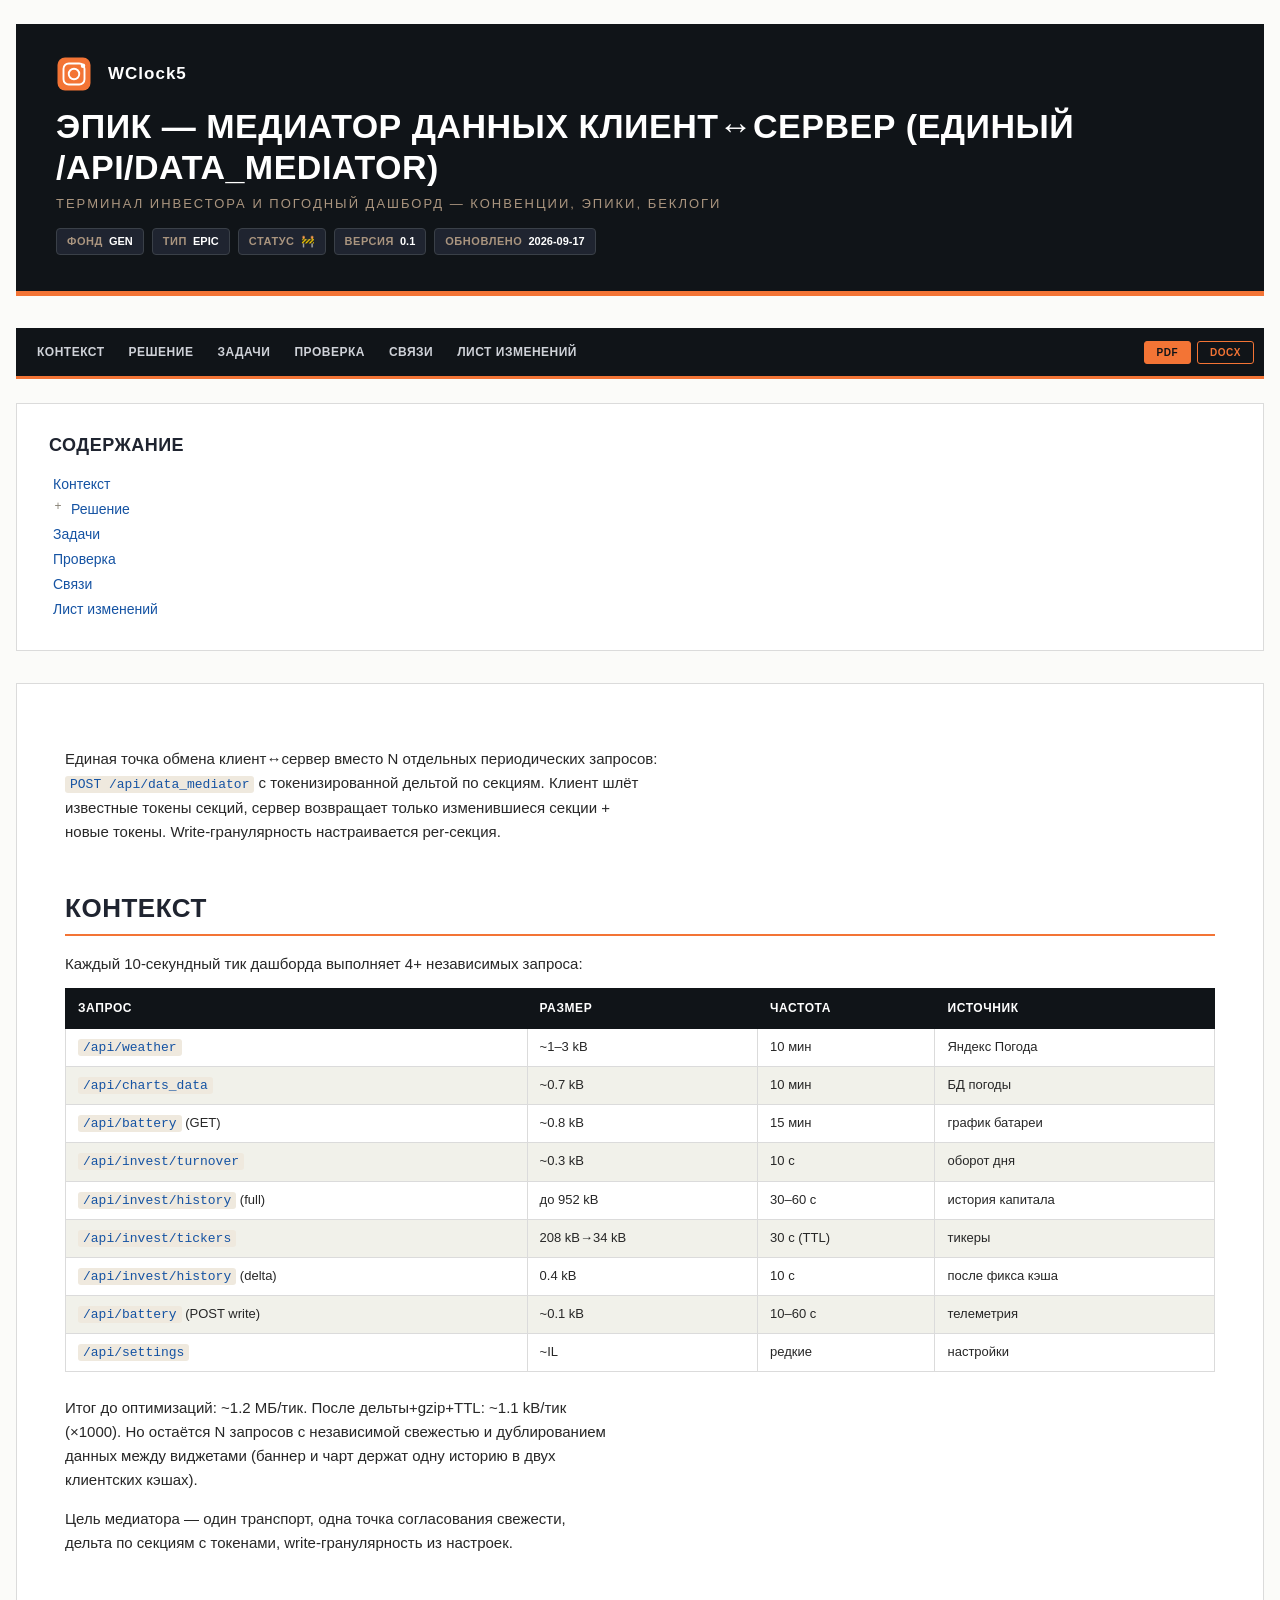
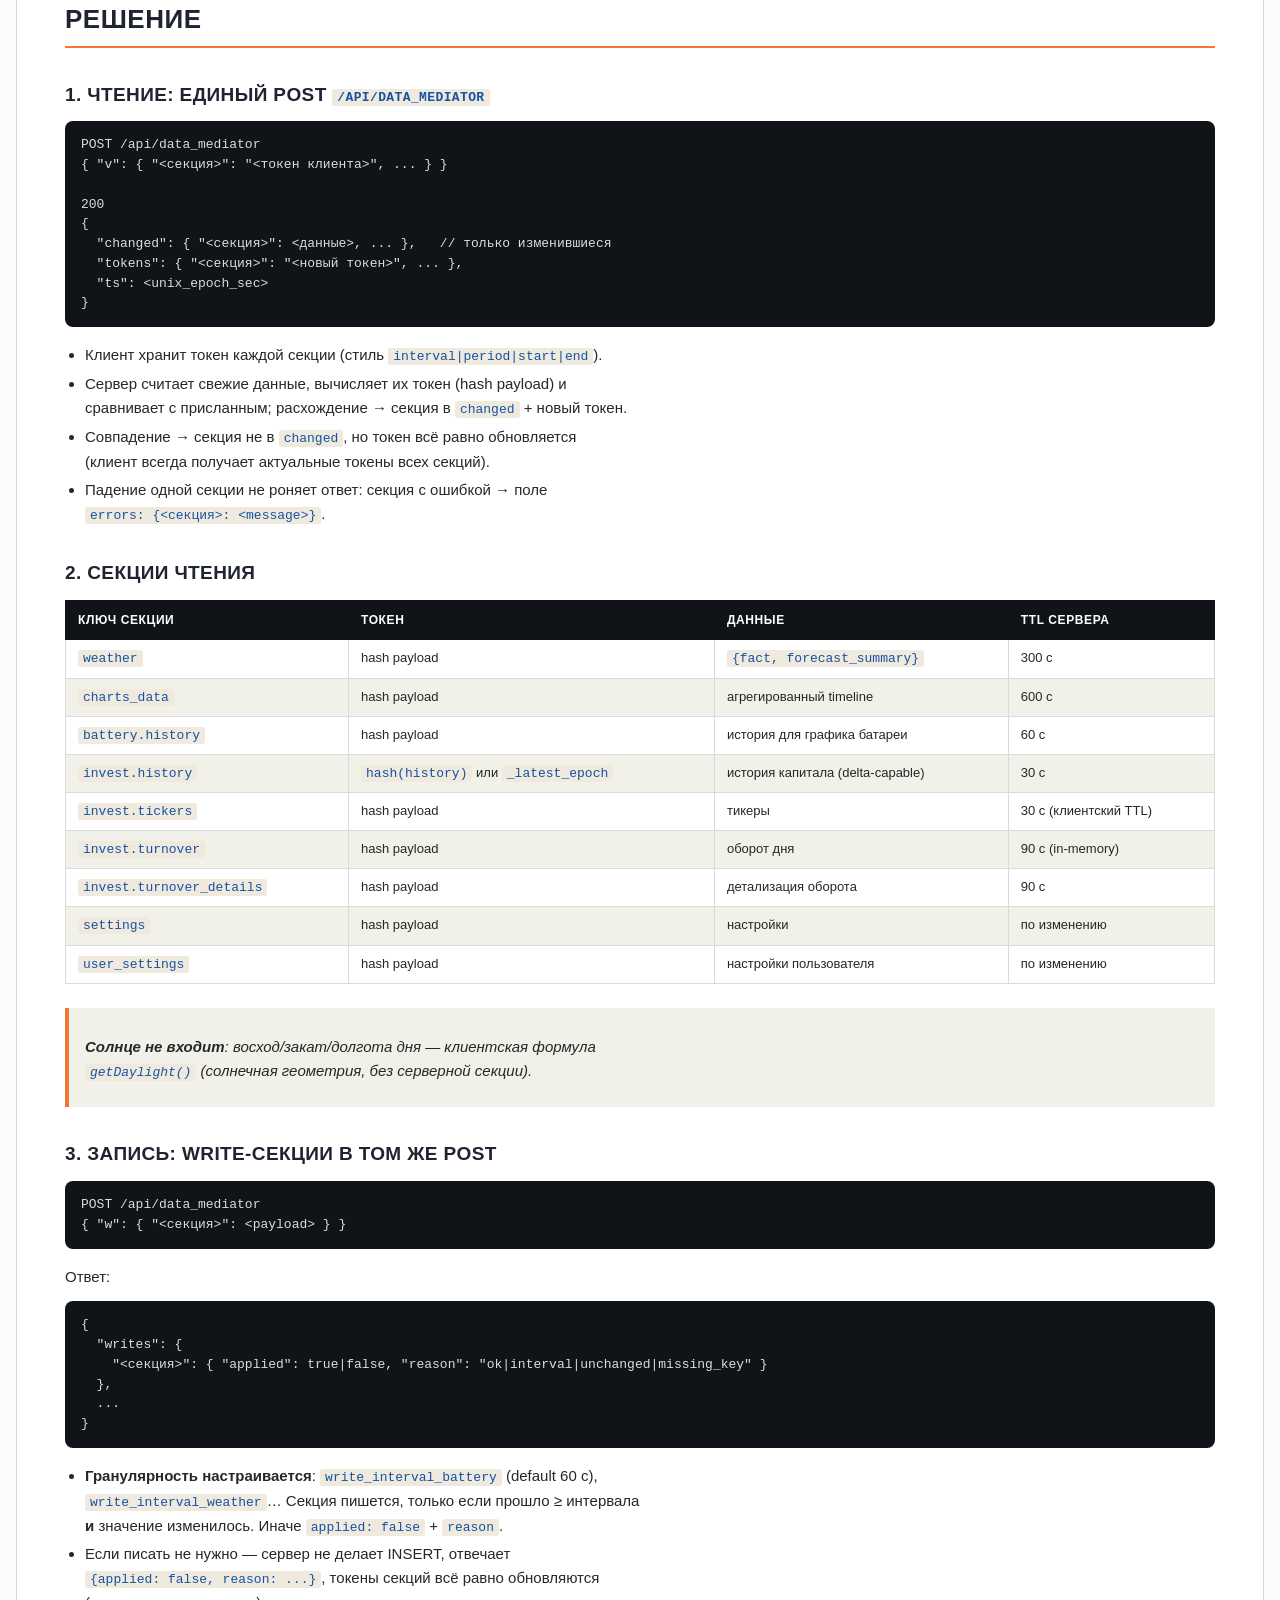
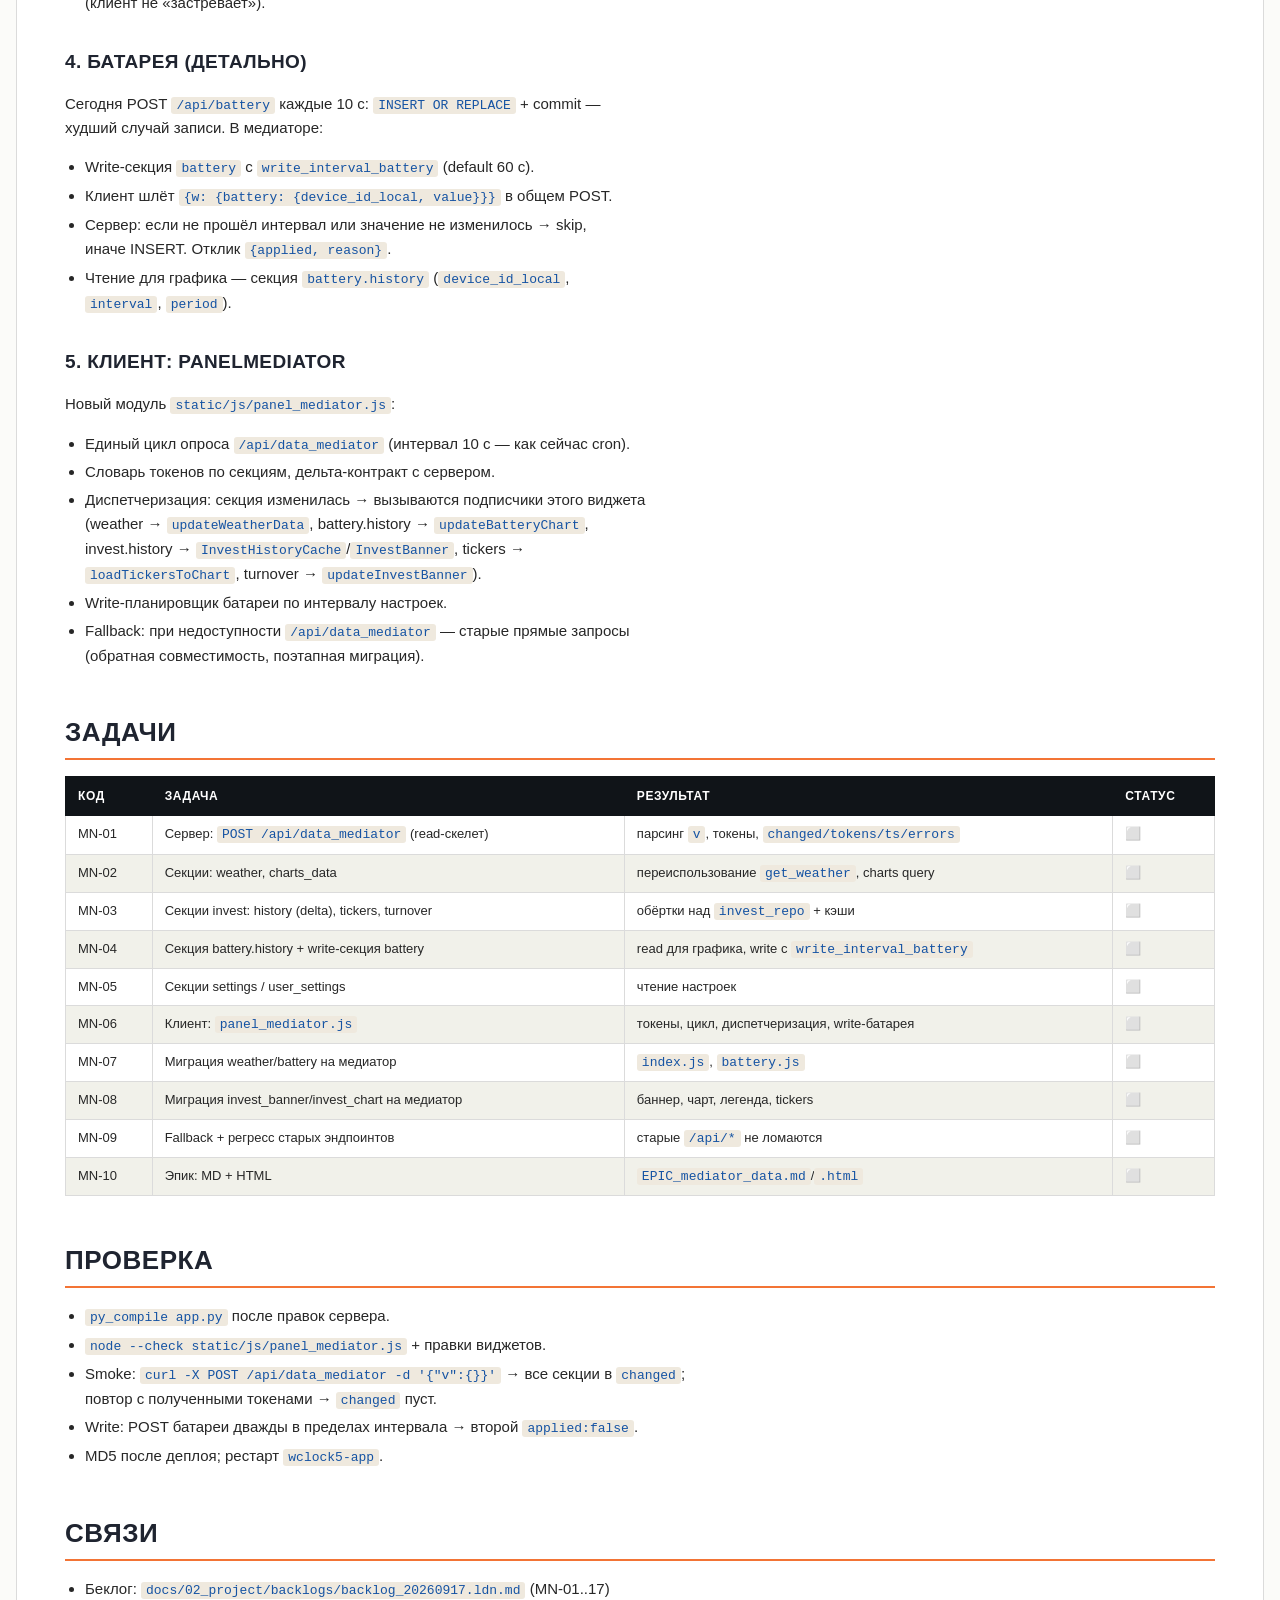
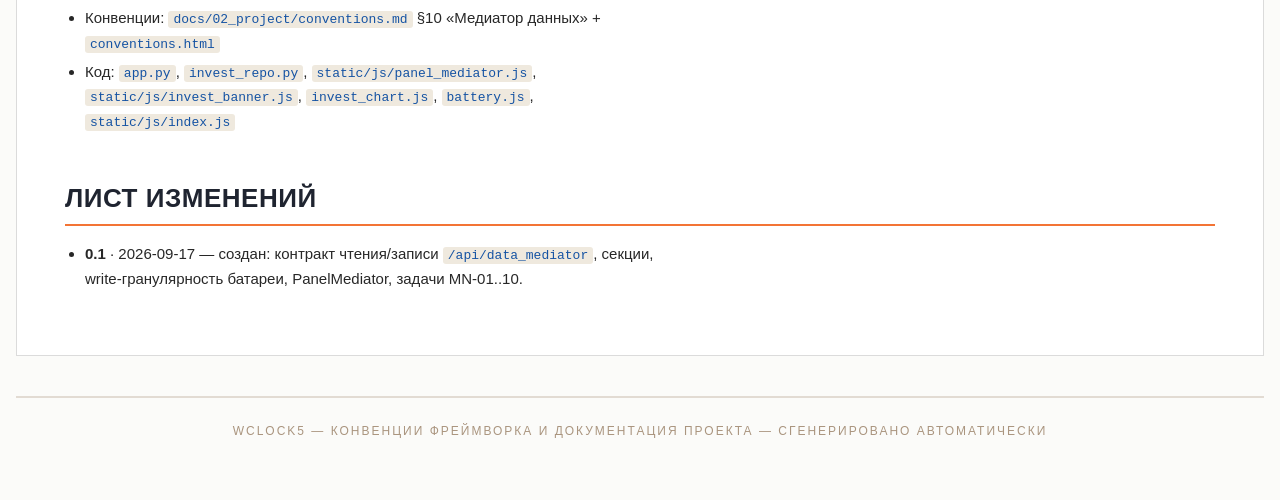
<file: docs/02_project/epics/EPIC_mediator_data.html>
<!DOCTYPE html>
<html lang="ru">
<head>
<meta charset="UTF-8">
<meta name="viewport" content="width=device-width, initial-scale=1.0">
<title>Эпик — Медиатор данных клиент↔сервер (единый /api/data_mediator)</title>
<style>
  * { box-sizing: border-box; }
  body { font-family: 'Segoe UI', Arial, sans-serif; background: #fbfbf9;
         color: #1f2430; margin: 0; line-height: 1.55; }
  .page { max-width: 1330px; margin: 0 auto; padding: 16px 12px 48px; }
  @media (min-width: 640px) { .page { padding: 24px 16px 64px; } }

  .header { background: #101418; color: #fff; padding: 22px 24px 24px;
            border-bottom: 5px solid #f37435; margin-bottom: 24px; }
  @media (min-width: 640px) { .header { padding: 32px 40px 36px; margin-bottom: 32px; } }
  .header .header-brand { display: flex; align-items: center; gap: 16px; margin-bottom: 14px; }
  .header .header-brand svg { flex-shrink: 0; }
  .header .brand { font-size: 17px; font-weight: 700; letter-spacing: 1px; }
  .header h1 { margin: 8px 0 6px; font-size: 21px; line-height: 1.2; font-weight: 700;
               text-transform: uppercase; letter-spacing: .5px; }
  @media (min-width: 640px) { .header h1 { font-size: 34px; } }
  .header .sub { color: #aa957f; font-size: 11px; text-transform: uppercase;
                 letter-spacing: 2px; font-weight: 500; margin: 0; }
  @media (min-width: 640px) { .header .sub { font-size: 13px; } }

  .doc-meta { display: flex; flex-wrap: wrap; gap: 8px; margin-top: 14px; }
  .meta-item { background: #1f2430; border: 1px solid #3a4048; padding: 4px 10px;
               font-size: 11px; border-radius: 4px; }
  .meta-label { text-transform: uppercase; letter-spacing: .05em; color: #aa957f;
                font-weight: 600; margin-right: 6px; }
  .meta-value { font-weight: 700; color: #fff; }

  .tabs { position: sticky; top: 0; z-index: 20; background: #101418;
          border-bottom: 3px solid #f37435; margin-bottom: 24px;
          display: flex; flex-wrap: wrap; gap: 2px; padding: 8px 10px; }
  .tabs a { color: #cfd2d8; text-decoration: none; font-size: 12px; font-weight: 600;
            padding: 7px 11px; border-radius: 6px; text-transform: uppercase;
            letter-spacing: .5px; white-space: nowrap; }
  .tabs a:hover { background: #1f2430; color: #fff; }
  .tabs a.active { background: #f37435; color: #fff; }
  h2[id] { scroll-margin-top: 64px; }
  @media print { .tabs { display: none; } }

  .panel { background: #fff; border: 1px solid #dbdbdb; padding: 18px 20px;
           margin-bottom: 24px; }
  @media (min-width: 640px) { .panel { padding: 28px 32px; margin-bottom: 32px; } }
  .panel h2.panel-title { font-size: 15px; font-weight: 700; text-transform: uppercase;
                          letter-spacing: .5px; margin: 0 0 12px; padding: 0; border: none; }
  @media (min-width: 640px) { .panel h2.panel-title { font-size: 18px; } }

  /* Дерево содержания (раскрывающееся, как в SDK/MSDN) */
  .toc { font-size: 13px; line-height: 1.7; }
  @media (min-width: 640px) { .toc { font-size: 14px; line-height: 1.6; } }
  .toc ul { list-style: none; margin: 0; padding: 0; }
  .toc ul ul { margin-left: 18px; border-left: 1px dashed #d5d0c7; padding-left: 6px; }
  .toc li { margin: 0; }
  .toc li.toc-parent { position: relative; }
  .toc a { color: #1553a3; text-decoration: none; display: block; padding: 2px 4px;
           border-radius: 3px; line-height: 1.5; }
  .toc a:hover { color: #f37435; background: #f5f2ea; text-decoration: none; }
  .toc a.toc-active { color: #f37435; background: #f5f2ea; }
  .toc ul ul a { color: #2c5f96; }
  .toc ul ul ul a { color: #4a6b8c; }
  .toc .toc-toggle { display: inline-block; width: 18px; height: 18px; text-align: center;
                     cursor: pointer; color: #8a8478; font-size: 12px; line-height: 18px;
                     user-select: none; flex: 0 0 auto; }
  .toc .toc-row { display: flex; align-items: flex-start; }
  .toc .toc-row > a { flex: 1 1 auto; }
  .toc .toc-ac { display: none; }
  .toc .toc-ac.open { display: block; }

  .content { background: #fff; border: 1px solid #dbdbdb; padding: 20px; }
  @media (min-width: 640px) { .content { padding: 32px; } }
  @media (min-width: 768px) { .content { padding: 48px; } }

  .prose h1 { font-size: 22px; margin: 0 0 14px; }
  .prose h2 { font-size: 19px; font-weight: 700; text-transform: uppercase;
              letter-spacing: .02em; color: #1f2430; margin-top: 32px; margin-bottom: 12px;
              padding-bottom: 6px; border-bottom: 2px solid #f37435; }
  @media (min-width: 640px) { .prose h2 { font-size: 26px; margin-top: 44px; margin-bottom: 16px; } }
  .prose h3 { font-size: 15px; font-weight: 600; text-transform: uppercase;
              letter-spacing: .02em; color: #1f2430; margin-top: 24px; margin-bottom: 8px; }
  @media (min-width: 640px) { .prose h3 { font-size: 19px; margin-top: 32px; margin-bottom: 12px; } }
  .prose h4 { font-size: 13px; font-weight: 600; color: #585858;
              margin-top: 16px; margin-bottom: 6px; }
  @media (min-width: 640px) { .prose h4 { font-size: 16px; margin-top: 24px; margin-bottom: 8px; } }
  .prose p { font-size: 14px; line-height: 1.6; color: #272727; margin-bottom: 12px; }
  @media (min-width: 640px) { .prose p { font-size: 15px; } }
  .prose ul, .prose ol { font-size: 14px; line-height: 1.6; color: #272727;
                         margin-bottom: 16px; padding-left: 20px; }
  @media (min-width: 640px) { .prose ul, .prose ol { font-size: 15px; } }
  .prose li { margin-bottom: 4px; }
  .prose a { color: #1553a3; font-weight: 500; text-decoration: underline; text-underline-offset: 2px; }
  .prose a:hover { color: #f37435; }
  .prose table { width: 100%; border-collapse: collapse; margin-bottom: 24px; font-size: 11px; }
  @media (min-width: 640px) { .prose table { font-size: 13px; } }
  @media (max-width: 640px) {
    .prose table { font-size: 10px; overflow-wrap: break-word; word-break: break-word; line-height: 1.3; }
    .prose td:first-child, .prose th:first-child { min-width: 88px; }
  }
  .prose th { background: #101418; color: #fff; font-weight: 600; text-transform: uppercase;
              letter-spacing: .05em; text-align: left; padding: 6px 8px; border: 1px solid #101418;
              font-size: 9px; }
  @media (min-width: 640px) { .prose th { padding: 10px 12px; font-size: 12px; } }
  .prose td { border: 1px solid #dbdbdb; padding: 6px 8px; color: #272727; vertical-align: top; }
  @media (min-width: 640px) { .prose td { padding: 8px 12px; } }
  .prose tr:nth-child(even) td { background: #f1f1ea; }
  .prose code { font-family: Consolas, 'Courier New', monospace; background: #efe9de;
                color: #1553a3; padding: 1px 5px; border-radius: 3px; font-size: 13px; }
  .prose pre { background: #101418; color: #d9dce1; padding: 14px 16px; border-radius: 8px;
               overflow-x: auto; margin-bottom: 16px; font-size: 12.5px; line-height: 1.5; }
  .prose pre code { background: transparent; color: inherit; padding: 0; border-radius: 0; }
  .prose hr { border: none; border-top: 2px solid #e2dbd3; margin: 40px 0; }
  .prose img, .prose .dimg { max-width: 100%; margin: 16px auto; display: block; }
  .prose blockquote { border-left: 4px solid #f37435; padding: 10px 12px; margin: 16px 0;
                      background: #f1f1ea; font-style: italic; color: #585858; font-size: 14px; }
  @media (min-width: 640px) { .prose blockquote { padding: 12px 16px; font-size: 15px; } }

  .icon { display: inline-block; width: 20px; height: 20px; vertical-align: text-bottom; }

  .tabs .dl { margin-left: auto; display: flex; align-items: center; gap: 6px; }
  .dl-btn { display: inline-block; padding: 2px 9px; font-family: 'Segoe UI', Arial, sans-serif;
            font-size: 9px; font-weight: 700; letter-spacing: .5px; text-transform: uppercase;
            color: #101418; background: #f37435; border: 1px solid #f37435; border-radius: 3px;
            cursor: pointer; line-height: 1.5; text-decoration: none; }
  @media (min-width: 640px) { .dl-btn { font-size: 10px; padding: 3px 12px; } }
  .dl-btn:hover { background: #fff; border-color: #fff; }
  .dl-btn.alt { background: transparent; color: #f37435; }
  .dl-btn.alt:hover { color: #101418; background: #101418; border-color: #101418; }
  @media print { .dl, .dl-btn { display: none !important; } }
  .btn { display: inline-block; font-family: 'Segoe UI', Arial, sans-serif;
         font-size: 11px; font-weight: 600; text-transform: uppercase; letter-spacing: 1px;
         padding: 8px 20px; border: 2px solid transparent; cursor: pointer;
         text-align: center; text-decoration: none; }
  @media (min-width: 640px) { .btn { font-size: 13px; letter-spacing: 2px; padding: 10px 30px; } }
  .btn:hover { opacity: .9; }
  .btn-orange { background: #f37435; color: #fff; border-color: #f37435; }
  .btn-black { background: #1f2430; color: #fff; border-color: #1f2430; }
  .btn-rounded { border-radius: 50px; letter-spacing: normal; }

  .badge { display: inline-block; font-size: 9px; font-weight: 600; text-transform: uppercase;
           letter-spacing: .03em; padding: 2px 7px; border-radius: 3px; }
  @media (min-width: 640px) { .badge { font-size: 11px; letter-spacing: .05em; padding: 3px 10px; } }
  .badge-orange { background: #f37435; color: #fff; }
  .badge-green { background: #4b8765; color: #fff; }
  .badge-red { background: #ca3742; color: #fff; }
  .badge-beige { background: #aa957f; color: #000; }
  .badge-black { background: #1f2430; color: #fff; }
  .badge-teal { background: #57a4b5; color: #fff; }
  .badge-violet { background: #6e4d8b; color: #fff; }

  .footer { text-align: center; color: #aa957f; font-size: 10px; text-transform: uppercase;
            letter-spacing: 2px; margin-top: 28px; padding-top: 16px; border-top: 2px solid #e2dbd3; }
  @media (min-width: 640px) { .footer { font-size: 12px; margin-top: 40px; padding-top: 24px; } }
</style>
</head>
<body>
<div class="page">

  
  <div id="header" class="header">
    <div class="header-brand">
      <svg viewBox="0 0 48 48" width="36" height="36" fill="none">
        <rect x="2" y="2" width="44" height="44" rx="10" fill="#f37435"/>
        <rect x="10" y="10" width="28" height="28" rx="7" stroke="white" stroke-width="2.5" fill="none"/>
        <circle cx="24" cy="24" r="7" stroke="white" stroke-width="2.5" fill="none"/>
        <circle cx="36" cy="13" r="3" fill="white"/>
      </svg>
      <span class="brand">WClock5</span>
    </div>
    <h1 id="page-title">Эпик — Медиатор данных клиент↔сервер (единый /api/data_mediator)</h1>
    <p class="sub">Терминал инвестора и погодный дашборд — конвенции, эпики, беклоги</p>
    <div id="doc-meta" class="doc-meta"><span class="meta-item"><span class="meta-label">Фонд</span><span class="meta-value">GEN</span></span><span class="meta-item"><span class="meta-label">Тип</span><span class="meta-value">EPIC</span></span><span class="meta-item"><span class="meta-label">Статус</span><span class="meta-value">🚧</span></span><span class="meta-item"><span class="meta-label">Версия</span><span class="meta-value">0.1</span></span><span class="meta-item"><span class="meta-label">Обновлено</span><span class="meta-value">2026-09-17</span></span></div>
  </div>
  

  
  <nav class="tabs" aria-label="Навигация по разделам">
    <a href="#kontekst">Контекст</a>
    <a href="#reshenie">Решение</a>
    <a href="#zadachi">Задачи</a>
    <a href="#proverka">Проверка</a>
    <a href="#svyazi">Связи</a>
    <a href="#list-izmeneniy">Лист изменений</a>
    <span class="dl" data-dl="EPIC_mediator_data">
      <button type="button" class="dl-btn" onclick="downloadPdf()">PDF</button>
      <button type="button" class="dl-btn alt" onclick="downloadDoc()">DOCX</button>
    </span>
  </nav>
  

  
  <div id="toc" class="panel">
    <h2 id="toc-title" class="panel-title">Содержание</h2>
    <div id="toc-links" class="toc"><ul><li>
<a href="#kontekst">Контекст</a>
</li>
<li class="toc-parent" data-parent="reshenie">
<div class="toc-row">
<span class="toc-toggle" data-target="reshenie" title="Развернуть">+</span>
<a href="#reshenie">Решение</a>
</div>
<ul class="toc-ac" id="toc-ac-reshenie">
<li>
<a href="#1-chtenie-edinyy-post-api-data-mediator">1. Чтение: единый POST /api/data_mediator</a>
</li>
<li>
<a href="#2-sektsii-chteniya">2. Секции чтения</a>
</li>
<li>
<a href="#3-zapis-write-sektsii-v-tom-zhe-post">3. Запись: write-секции в том же POST</a>
</li>
<li>
<a href="#4-batareya-detalno">4. Батарея (детально)</a>
</li>
<li>
<a href="#5-klient-panelmediator">5. Клиент: PanelMediator</a>
</li>
</ul>
</li>
<li>
<a href="#zadachi">Задачи</a>
</li>
<li>
<a href="#proverka">Проверка</a>
</li>
<li>
<a href="#svyazi">Связи</a>
</li>
<li>
<a href="#list-izmeneniy">Лист изменений</a>
</li></ul></div>
  </div>
  

  <div id="content" class="content prose">
<p>Единая точка обмена клиент↔сервер вместо N отдельных периодических запросов:<br />
<code>POST /api/data_mediator</code> с токенизированной дельтой по секциям. Клиент шлёт<br />
известные токены секций, сервер возвращает только изменившиеся секции +<br />
новые токены. Write-гранулярность настраивается per-секция.</p>
<h2 id="kontekst">Контекст</h2>
<p>Каждый 10-секундный тик дашборда выполняет 4+ независимых запроса:</p>
<table>
<thead>
<tr>
<th>Запрос</th>
<th>Размер</th>
<th>Частота</th>
<th>Источник</th>
</tr>
</thead>
<tbody>
<tr>
<td><code>/api/weather</code></td>
<td>~1–3 kB</td>
<td>10 мин</td>
<td>Яндекс Погода</td>
</tr>
<tr>
<td><code>/api/charts_data</code></td>
<td>~0.7 kB</td>
<td>10 мин</td>
<td>БД погоды</td>
</tr>
<tr>
<td><code>/api/battery</code> (GET)</td>
<td>~0.8 kB</td>
<td>15 мин</td>
<td>график батареи</td>
</tr>
<tr>
<td><code>/api/invest/turnover</code></td>
<td>~0.3 kB</td>
<td>10 с</td>
<td>оборот дня</td>
</tr>
<tr>
<td><code>/api/invest/history</code> (full)</td>
<td>до 952 kB</td>
<td>30–60 с</td>
<td>история капитала</td>
</tr>
<tr>
<td><code>/api/invest/tickers</code></td>
<td>208 kB→34 kB</td>
<td>30 с (TTL)</td>
<td>тикеры</td>
</tr>
<tr>
<td><code>/api/invest/history</code> (delta)</td>
<td>0.4 kB</td>
<td>10 с</td>
<td>после фикса кэша</td>
</tr>
<tr>
<td><code>/api/battery</code> (POST write)</td>
<td>~0.1 kB</td>
<td>10–60 с</td>
<td>телеметрия</td>
</tr>
<tr>
<td><code>/api/settings</code></td>
<td>~IL</td>
<td>редкие</td>
<td>настройки</td>
</tr>
</tbody>
</table>
<p>Итог до оптимизаций: ~1.2 МБ/тик. После дельты+gzip+TTL: ~1.1 kB/тик<br />
(×1000). Но остаётся N запросов с независимой свежестью и дублированием<br />
данных между виджетами (баннер и чарт держат одну историю в двух<br />
клиентских кэшах).</p>
<p>Цель медиатора — один транспорт, одна точка согласования свежести,<br />
дельта по секциям с токенами, write-гранулярность из настроек.</p>
<h2 id="reshenie">Решение</h2>
<h3 id="1-chtenie-edinyy-post-api-data-mediator">1. Чтение: единый POST <code>/api/data_mediator</code></h3>
<div class="codehilite"><pre><span></span><code>POST /api/data_mediator
{ &quot;v&quot;: { &quot;&lt;секция&gt;&quot;: &quot;&lt;токен клиента&gt;&quot;, ... } }

200
{
  &quot;changed&quot;: { &quot;&lt;секция&gt;&quot;: &lt;данные&gt;, ... },   // только изменившиеся
  &quot;tokens&quot;: { &quot;&lt;секция&gt;&quot;: &quot;&lt;новый токен&gt;&quot;, ... },
  &quot;ts&quot;: &lt;unix_epoch_sec&gt;
}
</code></pre></div>

<ul>
<li>Клиент хранит токен каждой секции (стиль <code>interval|period|start|end</code>).</li>
<li>Сервер считает свежие данные, вычисляет их токен (hash payload) и<br />
  сравнивает с присланным; расхождение → секция в <code>changed</code> + новый токен.</li>
<li>Совпадение → секция не в <code>changed</code>, но токен всё равно обновляется<br />
  (клиент всегда получает актуальные токены всех секций).</li>
<li>Падение одной секции не роняет ответ: секция с ошибкой → поле<br />
<code>errors: {&lt;секция&gt;: &lt;message&gt;}</code>.</li>
</ul>
<h3 id="2-sektsii-chteniya">2. Секции чтения</h3>
<table>
<thead>
<tr>
<th>Ключ секции</th>
<th>Токен</th>
<th>Данные</th>
<th>TTL сервера</th>
</tr>
</thead>
<tbody>
<tr>
<td><code>weather</code></td>
<td>hash payload</td>
<td><code>{fact, forecast_summary}</code></td>
<td>300 с</td>
</tr>
<tr>
<td><code>charts_data</code></td>
<td>hash payload</td>
<td>агрегированный timeline</td>
<td>600 с</td>
</tr>
<tr>
<td><code>battery.history</code></td>
<td>hash payload</td>
<td>история для графика батареи</td>
<td>60 с</td>
</tr>
<tr>
<td><code>invest.history</code></td>
<td><code>hash(history)</code> или <code>_latest_epoch</code></td>
<td>история капитала (delta-capable)</td>
<td>30 с</td>
</tr>
<tr>
<td><code>invest.tickers</code></td>
<td>hash payload</td>
<td>тикеры</td>
<td>30 с (клиентский TTL)</td>
</tr>
<tr>
<td><code>invest.turnover</code></td>
<td>hash payload</td>
<td>оборот дня</td>
<td>90 с (in-memory)</td>
</tr>
<tr>
<td><code>invest.turnover_details</code></td>
<td>hash payload</td>
<td>детализация оборота</td>
<td>90 с</td>
</tr>
<tr>
<td><code>settings</code></td>
<td>hash payload</td>
<td>настройки</td>
<td>по изменению</td>
</tr>
<tr>
<td><code>user_settings</code></td>
<td>hash payload</td>
<td>настройки пользователя</td>
<td>по изменению</td>
</tr>
</tbody>
</table>
<blockquote>
<p><strong>Солнце не входит</strong>: восход/закат/долгота дня — клиентская формула<br />
<code>getDaylight()</code> (солнечная геометрия, без серверной секции).</p>
</blockquote>
<h3 id="3-zapis-write-sektsii-v-tom-zhe-post">3. Запись: write-секции в том же POST</h3>
<div class="codehilite"><pre><span></span><code>POST /api/data_mediator
{ &quot;w&quot;: { &quot;&lt;секция&gt;&quot;: &lt;payload&gt; } }
</code></pre></div>

<p>Ответ:</p>
<div class="codehilite"><pre><span></span><code>{
  &quot;writes&quot;: {
    &quot;&lt;секция&gt;&quot;: { &quot;applied&quot;: true|false, &quot;reason&quot;: &quot;ok|interval|unchanged|missing_key&quot; }
  },
  ...
}
</code></pre></div>

<ul>
<li><strong>Гранулярность настраивается</strong>: <code>write_interval_battery</code> (default 60 с),<br />
<code>write_interval_weather</code>… Секция пишется, только если прошло ≥ интервала<br />
<strong>и</strong> значение изменилось. Иначе <code>applied: false</code> + <code>reason</code>.</li>
<li>Если писать не нужно — сервер не делает INSERT, отвечает<br />
<code>{applied: false, reason: ...}</code>, токены секций всё равно обновляются<br />
  (клиент не «застревает»).</li>
</ul>
<h3 id="4-batareya-detalno">4. Батарея (детально)</h3>
<p>Сегодня POST <code>/api/battery</code> каждые 10 с: <code>INSERT OR REPLACE</code> + commit —<br />
худший случай записи. В медиаторе:</p>
<ul>
<li>Write-секция <code>battery</code> c <code>write_interval_battery</code> (default 60 с).</li>
<li>Клиент шлёт <code>{w: {battery: {device_id_local, value}}}</code> в общем POST.</li>
<li>Сервер: если не прошёл интервал или значение не изменилось → skip,<br />
  иначе INSERT. Отклик <code>{applied, reason}</code>.</li>
<li>Чтение для графика — секция <code>battery.history</code> (<code>device_id_local</code>,<br />
<code>interval</code>, <code>period</code>).</li>
</ul>
<h3 id="5-klient-panelmediator">5. Клиент: PanelMediator</h3>
<p>Новый модуль <code>static/js/panel_mediator.js</code>:</p>
<ul>
<li>Единый цикл опроса <code>/api/data_mediator</code> (интервал 10 с — как сейчас cron).</li>
<li>Словарь токенов по секциям, дельта-контракт с сервером.</li>
<li>Диспетчеризация: секция изменилась → вызываются подписчики этого виджета<br />
  (weather → <code>updateWeatherData</code>, battery.history → <code>updateBatteryChart</code>,<br />
  invest.history → <code>InvestHistoryCache</code>/<code>InvestBanner</code>, tickers →<br />
<code>loadTickersToChart</code>, turnover → <code>updateInvestBanner</code>).</li>
<li>Write-планировщик батареи по интервалу настроек.</li>
<li>Fallback: при недоступности <code>/api/data_mediator</code> — старые прямые запросы<br />
  (обратная совместимость, поэтапная миграция).</li>
</ul>
<h2 id="zadachi">Задачи</h2>
<table>
<thead>
<tr>
<th>Код</th>
<th>Задача</th>
<th>Результат</th>
<th>Статус</th>
</tr>
</thead>
<tbody>
<tr>
<td>MN-01</td>
<td>Сервер: <code>POST /api/data_mediator</code> (read-скелет)</td>
<td>парсинг <code>v</code>, токены, <code>changed/tokens/ts/errors</code></td>
<td>⬜</td>
</tr>
<tr>
<td>MN-02</td>
<td>Секции: weather, charts_data</td>
<td>переиспользование <code>get_weather</code>, charts query</td>
<td>⬜</td>
</tr>
<tr>
<td>MN-03</td>
<td>Секции invest: history (delta), tickers, turnover</td>
<td>обёртки над <code>invest_repo</code> + кэши</td>
<td>⬜</td>
</tr>
<tr>
<td>MN-04</td>
<td>Секция battery.history + write-секция battery</td>
<td>read для графика, write с <code>write_interval_battery</code></td>
<td>⬜</td>
</tr>
<tr>
<td>MN-05</td>
<td>Секции settings / user_settings</td>
<td>чтение настроек</td>
<td>⬜</td>
</tr>
<tr>
<td>MN-06</td>
<td>Клиент: <code>panel_mediator.js</code></td>
<td>токены, цикл, диспетчеризация, write-батарея</td>
<td>⬜</td>
</tr>
<tr>
<td>MN-07</td>
<td>Миграция weather/battery на медиатор</td>
<td><code>index.js</code>, <code>battery.js</code></td>
<td>⬜</td>
</tr>
<tr>
<td>MN-08</td>
<td>Миграция invest_banner/invest_chart на медиатор</td>
<td>баннер, чарт, легенда, tickers</td>
<td>⬜</td>
</tr>
<tr>
<td>MN-09</td>
<td>Fallback + регресс старых эндпоинтов</td>
<td>старые <code>/api/*</code> не ломаются</td>
<td>⬜</td>
</tr>
<tr>
<td>MN-10</td>
<td>Эпик: MD + HTML</td>
<td><code>EPIC_mediator_data.md</code>/<code>.html</code></td>
<td>⬜</td>
</tr>
</tbody>
</table>
<h2 id="proverka">Проверка</h2>
<ul>
<li><code>py_compile app.py</code> после правок сервера.</li>
<li><code>node --check static/js/panel_mediator.js</code> + правки виджетов.</li>
<li>Smoke: <code>curl -X POST /api/data_mediator -d '{"v":{}}'</code> → все секции в <code>changed</code>;<br />
  повтор с полученными токенами → <code>changed</code> пуст.</li>
<li>Write: POST батареи дважды в пределах интервала → второй <code>applied:false</code>.</li>
<li>MD5 после деплоя; рестарт <code>wclock5-app</code>.</li>
</ul>
<h2 id="svyazi">Связи</h2>
<ul>
<li>Беклог: <code>docs/02_project/backlogs/backlog_20260917.ldn.md</code> (MN-01..17)</li>
<li>Конвенции: <code>docs/02_project/conventions.md</code> §10 «Медиатор данных» +<br />
<code>conventions.html</code></li>
<li>Код: <code>app.py</code>, <code>invest_repo.py</code>, <code>static/js/panel_mediator.js</code>,<br />
<code>static/js/invest_banner.js</code>, <code>invest_chart.js</code>, <code>battery.js</code>,<br />
<code>static/js/index.js</code></li>
</ul>
<h2 id="list-izmeneniy">Лист изменений</h2>
<ul>
<li><strong>0.1</strong> · 2026-09-17 — создан: контракт чтения/записи <code>/api/data_mediator</code>, секции,<br />
  write-гранулярность батареи, PanelMediator, задачи MN-01..10.</li>
</ul></div>

  <div id="footer" class="footer">WClock5 — конвенции фреймворка и документация проекта &mdash; Сгенерировано автоматически</div>
</div>

<script>
(function () {
  var tabs = Array.prototype.slice.call(document.querySelectorAll('.tabs a'));
  var h2s = Array.prototype.slice.call(document.querySelectorAll('h2[id]'));
  function setActive(id) {
    tabs.forEach(function (a) {
      a.classList.toggle('active', a.getAttribute('href') === '#' + id);
    });
  }
  if ('IntersectionObserver' in window && h2s.length) {
    var obs = new IntersectionObserver(function (entries) {
      entries.forEach(function (e) {
        if (e.isIntersecting) {
          setActive(e.target.id);
          if (location.hash !== '#' + e.target.id) {
            history.replaceState(null, '', '#' + e.target.id);
          }
        }
      });
    }, { rootMargin: '-15% 0px -75% 0px' });
    h2s.forEach(function (h) { obs.observe(h); });
  }
  tabs.forEach(function (a) {
    a.addEventListener('click', function (e) {
      var id = a.getAttribute('href').slice(1);
      var t = document.getElementById(id);
      if (!t) { return; }
      e.preventDefault();
      t.scrollIntoView({ behavior: 'smooth', block: 'start' });
      setActive(id);
      history.pushState(null, '', '#' + id);
    });
  });
})();
</script>


<script>
(function () {
  function initToc() {
    function setTocIcon(t, open) {
      t.textContent = open ? '−' : '+';
    }
    var toggles = document.querySelectorAll('#toc .toc-toggle');
    Array.prototype.forEach.call(toggles, function (t) {
      t.addEventListener('click', function (e) {
        e.preventDefault();
        e.stopPropagation();
        var target = t.getAttribute('data-target');
        var ac = document.getElementById('toc-ac-' + target);
        var open = t.classList.toggle('open');
        if (ac) ac.classList.toggle('open', open);
        setTocIcon(t, open);
        t.title = open ? 'Свернуть' : 'Развернуть';
      });
    });
    // Расширить путь до текущего якоря
    function reveal(id) {
      if (!id) return;
      var parent = document.querySelector('#toc li[data-parent="' + id + '"]');
      while (parent) {
        var pid = parent.getAttribute('data-parent');
        var ac = document.getElementById('toc-ac-' + pid);
        var tg = parent.querySelector('.toc-toggle');
        if (ac && !ac.classList.contains('open')) ac.classList.add('open');
        if (tg && !tg.classList.contains('open')) { tg.classList.add('open'); setTocIcon(tg, true); }
        parent = parent.parentElement && parent.parentElement.closest('li.toc-parent');
      }
    }
    function active(id) {
      document.querySelectorAll('#toc a.toc-active').forEach(function (a) {
        a.classList.remove('toc-active');
      });
      var a = document.querySelector('#toc a[href="#' + id + '"]');
      if (a) { a.classList.add('toc-active'); reveal(id); }
    }
    reveal(location.hash && location.hash.slice(1));
    // Обратная совместимость: кириллические якоря (старые ссылки #пример-2-…)
    // — транслитерировать и перейти к найденному латинскому id. Таблица
    // инжектится из Python-словаря TRANSLIT (см. TRANSLIT_JSON), чтобы
    // транслитерация совпадала с slugify_latin на 100%.
    var TRANSLIT_MAP = JSON.parse('{"\u0430": "a", "\u0431": "b", "\u0432": "v", "\u0433": "g", "\u0434": "d", "\u0435": "e", "\u0451": "e", "\u0436": "zh", "\u0437": "z", "\u0438": "i", "\u0439": "y", "\u043a": "k", "\u043b": "l", "\u043c": "m", "\u043d": "n", "\u043e": "o", "\u043f": "p", "\u0440": "r", "\u0441": "s", "\u0442": "t", "\u0443": "u", "\u0444": "f", "\u0445": "kh", "\u0446": "ts", "\u0447": "ch", "\u0448": "sh", "\u0449": "sch", "\u044a": "", "\u044b": "y", "\u044c": "", "\u044d": "e", "\u044e": "yu", "\u044f": "ya"}');
    function translitToSlug(s) {
      s = s.toLowerCase().trim();
      var out = [];
      for (var i = 0; i < s.length; i++) {
        var ch = s[i];
        if (TRANSLIT_MAP.hasOwnProperty(ch)) out.push(TRANSLIT_MAP[ch]);
        else if (/[a-z0-9]/.test(ch)) out.push(ch);
        else out.push('-');
      }
      return out.join('').replace(/-{2,}/g, '-').replace(/^-|-$/g, '');
    }
    function resolveCyrillicHash() {
      var h = (location.hash || '').slice(1);
      if (!h) return;
      var el = document.getElementById(h);
      if (el) return;
      var slug = translitToSlug(h);
      var target = document.getElementById(slug) ||
                   document.getElementById(document.querySelector('[href="#' + slug + '"]') && slug);
      if (!target) {
        // фрагмент может быть префиксом id (пропущен суффикс, напр. (Explore))
        var alnum = slug.replace(/[^a-z0-9]/g, '');
        if (alnum.length >= 12) {
          var all = document.querySelectorAll('h1[id],h2[id],h3[id],h4[id],h5[id]');
          var found = null;
          Array.prototype.forEach.call(all, function (el) {
            if (!found && el.id.replace(/[^a-z0-9]/g, '').indexOf(alnum) === 0) found = el;
          });
          if (!found) {
            Array.prototype.forEach.call(all, function (el) {
              if (!found && el.id.replace(/[^a-z0-9]/g, '') === alnum) found = el;
            });
          }
          target = found;
        }
      }
      if (target && target.scrollIntoView) {
        target.scrollIntoView({ behavior: 'smooth', block: 'start' });
        history.replaceState(null, '', '#' + target.id);
      }
    }
    if (document.readyState === 'loading') {
      resolveCyrillicHash(); // hash уже в URL при загрузке
    } else {
      resolveCyrillicHash();
    }
    window.addEventListener('hashchange', resolveCyrillicHash);
    if ('IntersectionObserver' in window) {
      var obs = new IntersectionObserver(function (entries) {
        entries.forEach(function (e) {
          if (e.isIntersecting) active(e.target.id);
        });
      }, { rootMargin: '-10% 0px -80% 0px' });
      document.querySelectorAll('h2[id], h3[id], h4[id]').forEach(function (h) {
        obs.observe(h);
      });
    }
    window.addEventListener('hashchange', function () {
      reveal(location.hash && location.hash.slice(1));
    });
  }
  if (document.readyState === 'loading') {
    document.addEventListener('DOMContentLoaded', initToc);
  } else {
    initToc();
  }
})();
</script>

<script>
function dlFileName() {
  var el = document.querySelector('.dl');
  if (el && el.getAttribute('data-dl')) return el.getAttribute('data-dl');
  return 'EPIC_mediator_data';
}
function downloadPdf() { window.print(); }
function downloadDoc() {
  var content = document.getElementById('content').innerHTML;
  var html = '<html xmlns:o="urn:schemas-microsoft-com:office:office" xmlns:w="urn:schemas-microsoft-com:office:word" xmlns="http://www.w3.org/TR/REC-html40"><head><meta charset="utf-8"><title>Эпик — Медиатор данных клиент↔сервер (единый /api/data_mediator)</title></head><body>' + content + '</body></html>';
  var blob = new Blob(['﻿', html], { type: 'application/msword' });
  var a = document.createElement('a');
  a.href = URL.createObjectURL(blob);
  a.download = dlFileName() + '.doc';
  document.body.appendChild(a);
  a.click();
  setTimeout(function () { URL.revokeObjectURL(a.href); a.remove(); }, 100);
}
</script>
</body>
</html>
</file>
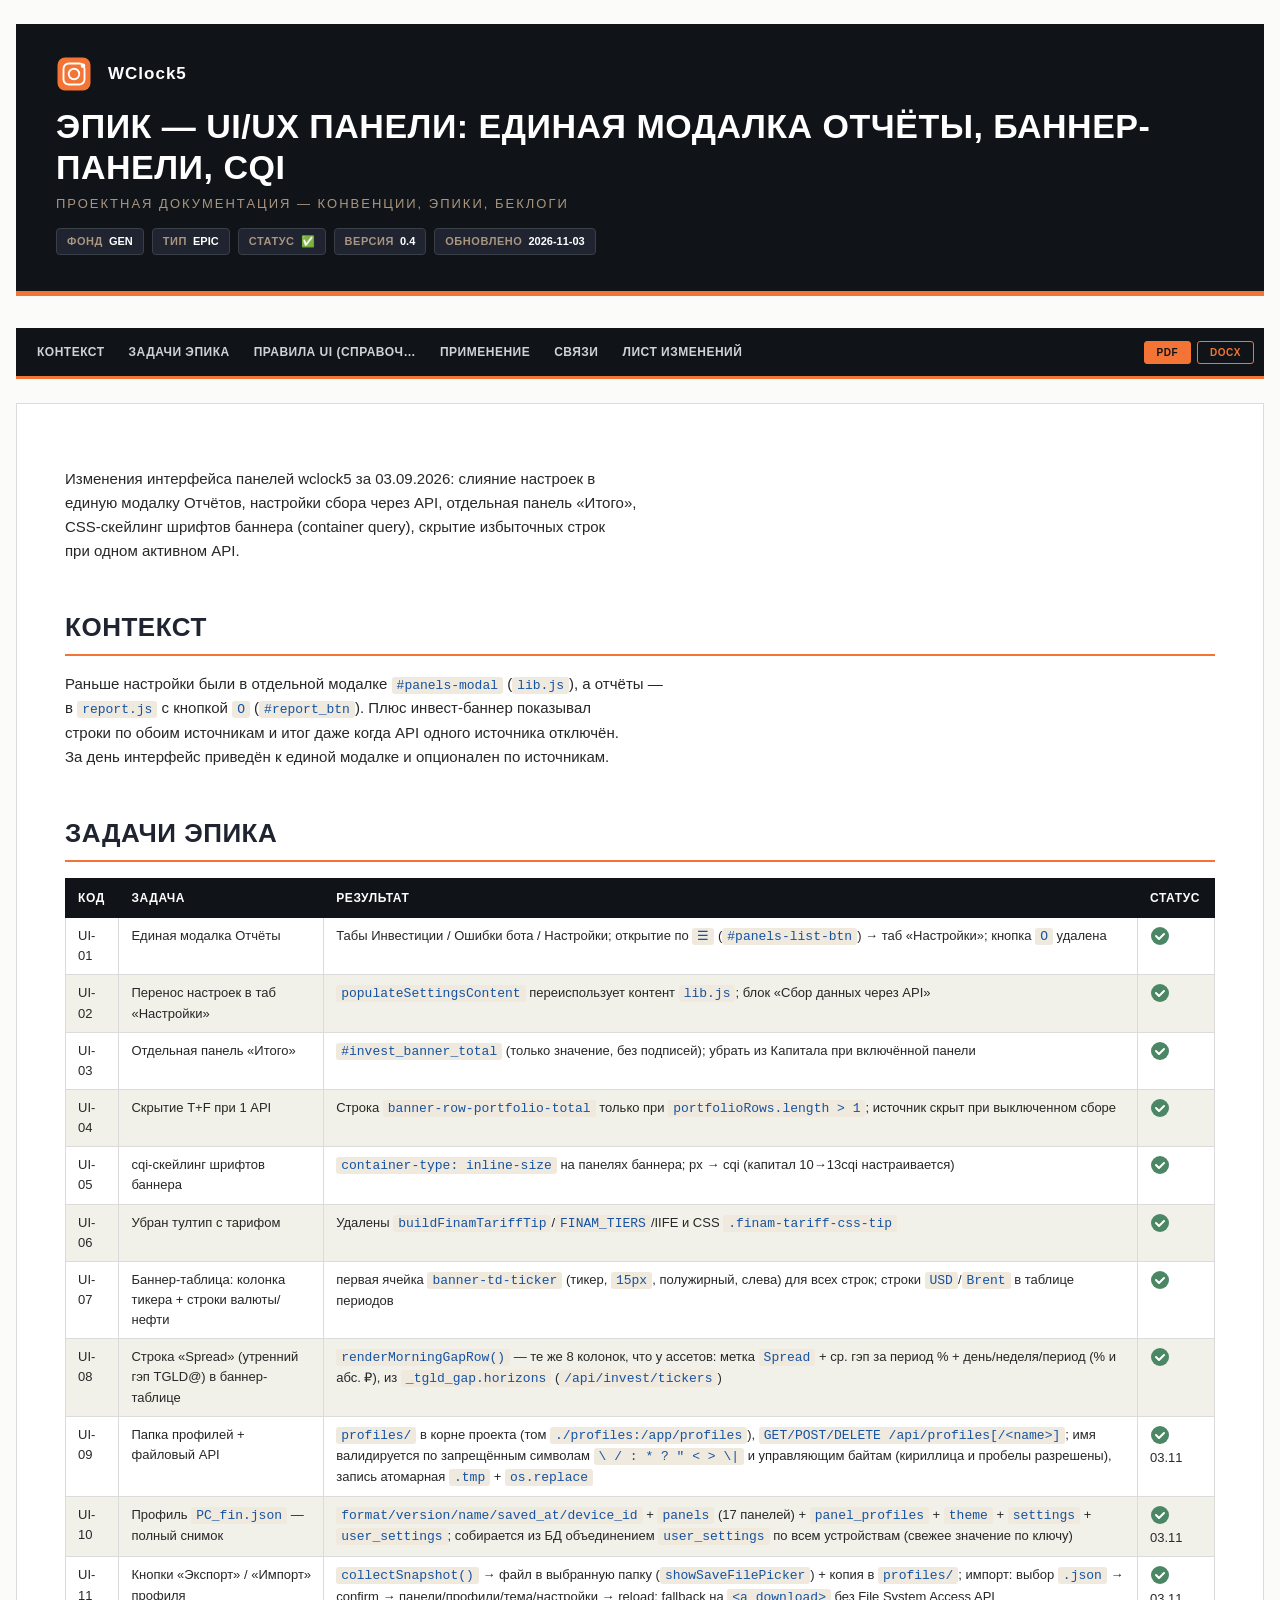
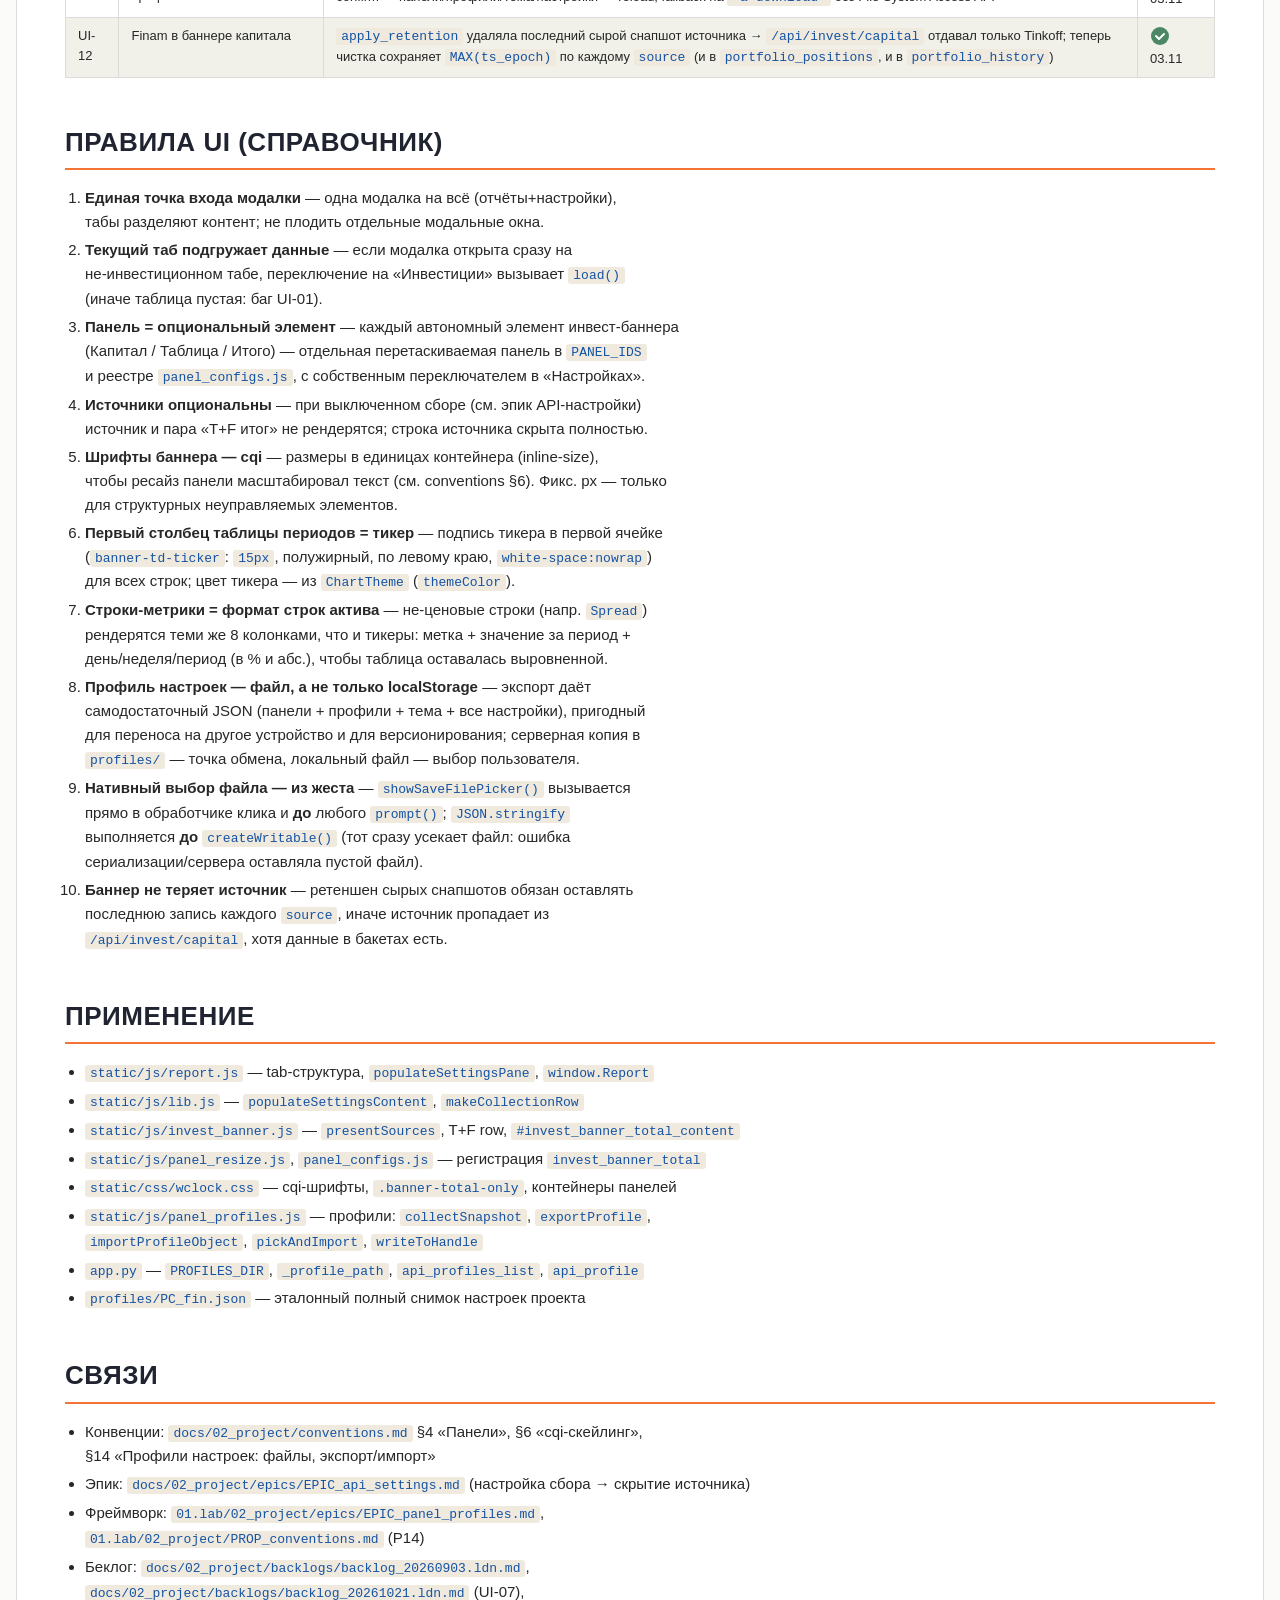
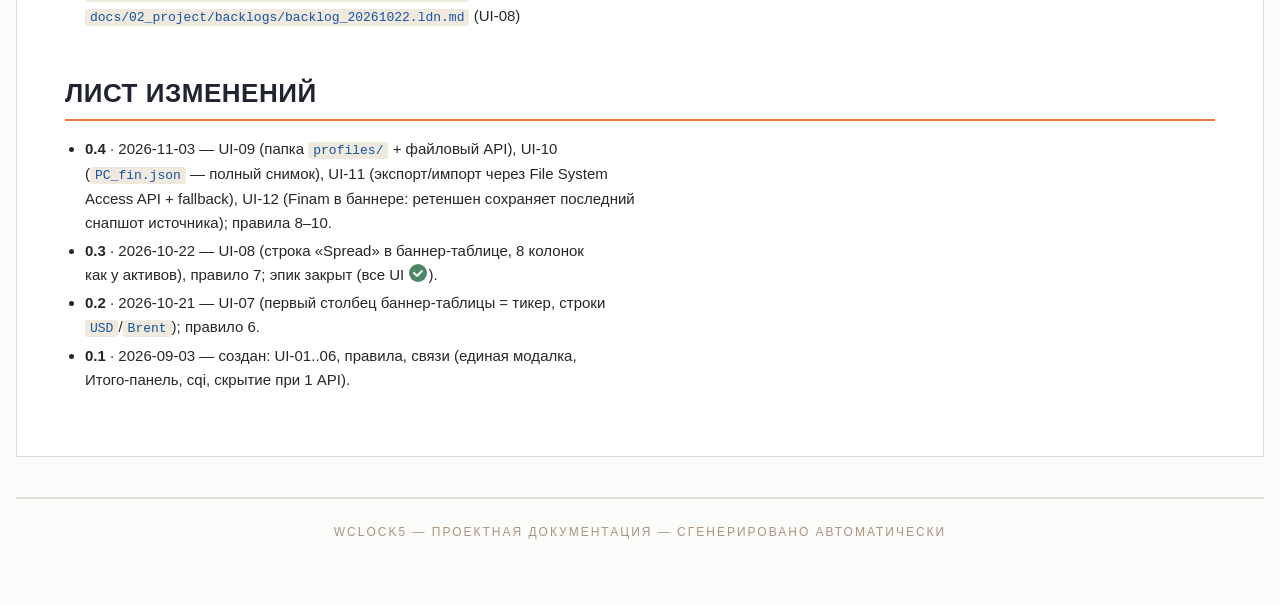
<file: docs/02_project/epics/EPIC_panels_uix.html>
<!DOCTYPE html>
<html lang="ru">
<head>
<meta charset="UTF-8">
<meta name="viewport" content="width=device-width, initial-scale=1.0">
<title>Эпик — UI/UX панели: единая модалка Отчёты, баннер-панели, cqi</title>
<link rel="icon" type="image/svg+xml" href="data:image/svg+xml,%3Csvg xmlns='http://www.w3.org/2000/svg' viewBox='0 0 48 48'%3E%3Crect x='2' y='2' width='44' height='44' rx='10' fill='%23f37435'/%3E%3Ccircle cx='24' cy='24' r='12' fill='none' stroke='%23fff' stroke-width='3'/%3E%3Ccircle cx='24' cy='24' r='4' fill='%23fff'/%3E%3C/svg%3E">
<style>
  * { box-sizing: border-box; }
  body { font-family: 'Segoe UI', Arial, sans-serif; background: #fbfbf9;
         color: #1f2430; margin: 0; line-height: 1.55; }
  .page { max-width: 1330px; margin: 0 auto; padding: 16px 12px 48px; }
  @media (min-width: 640px) { .page { padding: 24px 16px 64px; } }

  .header { background: #101418; color: #fff; padding: 22px 24px 24px;
            border-bottom: 5px solid #f37435; margin-bottom: 24px; }
  @media (min-width: 640px) { .header { padding: 32px 40px 36px; margin-bottom: 32px; } }
  .header .header-brand { display: flex; align-items: center; gap: 16px; margin-bottom: 14px; }
  .header .header-brand svg { flex-shrink: 0; }
  .header .brand { font-size: 17px; font-weight: 700; letter-spacing: 1px; }
  .header h1 { margin: 8px 0 6px; font-size: 21px; line-height: 1.2; font-weight: 700;
               text-transform: uppercase; letter-spacing: .5px; }
  @media (min-width: 640px) { .header h1 { font-size: 34px; } }
  .header .sub { color: #aa957f; font-size: 11px; text-transform: uppercase;
                 letter-spacing: 2px; font-weight: 500; margin: 0; }
  @media (min-width: 640px) { .header .sub { font-size: 13px; } }

  .doc-meta { display: flex; flex-wrap: wrap; gap: 8px; margin-top: 14px; }
  .meta-item { background: #1f2430; border: 1px solid #3a4048; padding: 4px 10px;
               font-size: 11px; border-radius: 4px; }
  .meta-label { text-transform: uppercase; letter-spacing: .05em; color: #aa957f;
                font-weight: 600; margin-right: 6px; }
  .meta-value { font-weight: 700; color: #fff; }

  .tabs { position: sticky; top: 0; z-index: 20; background: #101418;
          border-bottom: 3px solid #f37435; margin-bottom: 24px;
          display: flex; flex-wrap: wrap; gap: 2px; padding: 8px 10px; }
  .tabs a { color: #cfd2d8; text-decoration: none; font-size: 12px; font-weight: 600;
            padding: 7px 11px; border-radius: 6px; text-transform: uppercase;
            letter-spacing: .5px; white-space: nowrap; }
  .tabs a:hover { background: #1f2430; color: #fff; }
  .tabs a.active { background: #f37435; color: #fff; }
  h2[id] { scroll-margin-top: 64px; }
  @media print { .tabs { display: none; } }

  .panel { background: #fff; border: 1px solid #dbdbdb; padding: 18px 20px;
           margin-bottom: 24px; }
  @media (min-width: 640px) { .panel { padding: 28px 32px; margin-bottom: 32px; } }
  .panel h2.panel-title { font-size: 15px; font-weight: 700; text-transform: uppercase;
                          letter-spacing: .5px; margin: 0 0 12px; padding: 0; border: none; }
  @media (min-width: 640px) { .panel h2.panel-title { font-size: 18px; } }

  /* Дерево содержания (раскрывающееся, как в SDK/MSDN) */
  .toc { font-size: 13px; line-height: 1.7; }
  @media (min-width: 640px) { .toc { font-size: 14px; line-height: 1.6; } }
  .toc ul { list-style: none; margin: 0; padding: 0; }
  .toc ul ul { margin-left: 18px; border-left: 1px dashed #d5d0c7; padding-left: 6px; }
  .toc li { margin: 0; }
  .toc li.toc-parent { position: relative; }
  .toc a { color: #1553a3; text-decoration: none; display: block; padding: 2px 4px;
           border-radius: 3px; line-height: 1.5; }
  .toc a:hover { color: #f37435; background: #f5f2ea; text-decoration: none; }
  .toc a.toc-active { color: #f37435; background: #f5f2ea; }
  .toc ul ul a { color: #2c5f96; }
  .toc ul ul ul a { color: #4a6b8c; }
  .toc .toc-toggle { display: inline-block; width: 18px; height: 18px; text-align: center;
                     cursor: pointer; color: #8a8478; font-size: 12px; line-height: 18px;
                     user-select: none; flex: 0 0 auto; }
  .toc .toc-row { display: flex; align-items: flex-start; }
  .toc .toc-row > a { flex: 1 1 auto; }
  .toc .toc-ac { display: none; }
  .toc .toc-ac.open { display: block; }

  .content { background: #fff; border: 1px solid #dbdbdb; padding: 20px; }
  @media (min-width: 640px) { .content { padding: 32px; } }
  @media (min-width: 768px) { .content { padding: 48px; } }

  .prose h1 { font-size: 22px; margin: 0 0 14px; }
  .prose h2 { font-size: 19px; font-weight: 700; text-transform: uppercase;
              letter-spacing: .02em; color: #1f2430; margin-top: 32px; margin-bottom: 12px;
              padding-bottom: 6px; border-bottom: 2px solid #f37435; }
  @media (min-width: 640px) { .prose h2 { font-size: 26px; margin-top: 44px; margin-bottom: 16px; } }
  .prose h3 { font-size: 15px; font-weight: 600; text-transform: uppercase;
              letter-spacing: .02em; color: #1f2430; margin-top: 24px; margin-bottom: 8px; }
  @media (min-width: 640px) { .prose h3 { font-size: 19px; margin-top: 32px; margin-bottom: 12px; } }
  .prose h4 { font-size: 13px; font-weight: 600; color: #585858;
              margin-top: 16px; margin-bottom: 6px; }
  @media (min-width: 640px) { .prose h4 { font-size: 16px; margin-top: 24px; margin-bottom: 8px; } }
  .prose p { font-size: 14px; line-height: 1.6; color: #272727; margin-bottom: 12px; }
  @media (min-width: 640px) { .prose p { font-size: 15px; } }
  .prose ul, .prose ol { font-size: 14px; line-height: 1.6; color: #272727;
                         margin-bottom: 16px; padding-left: 20px; }
  @media (min-width: 640px) { .prose ul, .prose ol { font-size: 15px; } }
  .prose li { margin-bottom: 4px; }
  .prose a { color: #1553a3; font-weight: 500; text-decoration: underline; text-underline-offset: 2px; }
  .prose a:hover { color: #f37435; }
  .prose table { width: 100%; border-collapse: collapse; margin-bottom: 24px; font-size: 11px; }
  @media (min-width: 640px) { .prose table { font-size: 13px; } }
  @media (max-width: 640px) {
    .prose table { font-size: 10px; overflow-wrap: break-word; word-break: break-word; line-height: 1.3; }
    .prose td:first-child, .prose th:first-child { min-width: 88px; }
  }
  .prose th { background: #101418; color: #fff; font-weight: 600; text-transform: uppercase;
              letter-spacing: .05em; text-align: left; padding: 6px 8px; border: 1px solid #101418;
              font-size: 9px; }
  @media (min-width: 640px) { .prose th { padding: 10px 12px; font-size: 12px; } }
  .prose td { border: 1px solid #dbdbdb; padding: 6px 8px; color: #272727; vertical-align: top; }
  @media (min-width: 640px) { .prose td { padding: 8px 12px; } }
  .prose tr:nth-child(even) td { background: #f1f1ea; }
  .prose code { font-family: Consolas, 'Courier New', monospace; background: #efe9de;
                color: #1553a3; padding: 1px 5px; border-radius: 3px; font-size: 13px; }
  .prose pre { background: #101418; color: #d9dce1; padding: 14px 16px; border-radius: 8px;
               overflow-x: auto; margin-bottom: 16px; font-size: 12.5px; line-height: 1.5; }
  .prose pre code { background: transparent; color: inherit; padding: 0; border-radius: 0; }
  .prose hr { border: none; border-top: 2px solid #e2dbd3; margin: 40px 0; }
  .prose img, .prose .dimg { max-width: 100%; margin: 16px auto; display: block; }
  .prose blockquote { border-left: 4px solid #f37435; padding: 10px 12px; margin: 16px 0;
                      background: #f1f1ea; font-style: italic; color: #585858; font-size: 14px; }
  @media (min-width: 640px) { .prose blockquote { padding: 12px 16px; font-size: 15px; } }

  .icon { display: inline-block; width: 20px; height: 20px; vertical-align: text-bottom; }

  .tabs .dl { margin-left: auto; display: flex; align-items: center; gap: 6px; }
  .dl-btn { display: inline-block; padding: 2px 9px; font-family: 'Segoe UI', Arial, sans-serif;
            font-size: 9px; font-weight: 700; letter-spacing: .5px; text-transform: uppercase;
            color: #101418; background: #f37435; border: 1px solid #f37435; border-radius: 3px;
            cursor: pointer; line-height: 1.5; text-decoration: none; }
  @media (min-width: 640px) { .dl-btn { font-size: 10px; padding: 3px 12px; } }
  .dl-btn:hover { background: #fff; border-color: #fff; }
  .dl-btn.alt { background: transparent; color: #f37435; }
  .dl-btn.alt:hover { color: #101418; background: #101418; border-color: #101418; }
  @media print { .dl, .dl-btn { display: none !important; } }
  .btn { display: inline-block; font-family: 'Segoe UI', Arial, sans-serif;
         font-size: 11px; font-weight: 600; text-transform: uppercase; letter-spacing: 1px;
         padding: 8px 20px; border: 2px solid transparent; cursor: pointer;
         text-align: center; text-decoration: none; }
  @media (min-width: 640px) { .btn { font-size: 13px; letter-spacing: 2px; padding: 10px 30px; } }
  .btn:hover { opacity: .9; }
  .btn-orange { background: #f37435; color: #fff; border-color: #f37435; }
  .btn-black { background: #1f2430; color: #fff; border-color: #1f2430; }
  .btn-rounded { border-radius: 50px; letter-spacing: normal; }

  .badge { display: inline-block; font-size: 9px; font-weight: 600; text-transform: uppercase;
           letter-spacing: .03em; padding: 2px 7px; border-radius: 3px; }
  @media (min-width: 640px) { .badge { font-size: 11px; letter-spacing: .05em; padding: 3px 10px; } }
  .badge-orange { background: #f37435; color: #fff; }
  .badge-green { background: #4b8765; color: #fff; }
  .badge-red { background: #ca3742; color: #fff; }
  .badge-beige { background: #aa957f; color: #000; }
  .badge-black { background: #1f2430; color: #fff; }
  .badge-teal { background: #57a4b5; color: #fff; }
  .badge-violet { background: #6e4d8b; color: #fff; }

  .footer { text-align: center; color: #aa957f; font-size: 10px; text-transform: uppercase;
            letter-spacing: 2px; margin-top: 28px; padding-top: 16px; border-top: 2px solid #e2dbd3; }
  @media (min-width: 640px) { .footer { font-size: 12px; margin-top: 40px; padding-top: 24px; } }
  table.sortable-table th { cursor: pointer; user-select: none; }
  table.sortable-table th:hover { background: #2a313e; }
  table.sortable-table th::after { content: " ⇅"; opacity: .4; font-size: .9em; }
  table.sortable-table th.asc::after { content: " ▲"; opacity: 1; color: #f37435; }
  table.sortable-table th.desc::after { content: " ▼"; opacity: 1; color: #f37435; }
</style>
</head>
<body>
<div class="page">

  
  <div id="header" class="header">
    <div class="header-brand">
      <svg viewBox="0 0 48 48" width="36" height="36" fill="none">
        <rect x="2" y="2" width="44" height="44" rx="10" fill="#f37435"/>
        <rect x="10" y="10" width="28" height="28" rx="7" stroke="white" stroke-width="2.5" fill="none"/>
        <circle cx="24" cy="24" r="7" stroke="white" stroke-width="2.5" fill="none"/>
        <circle cx="36" cy="13" r="3" fill="white"/>
      </svg>
      <span class="brand">WClock5</span>
    </div>
    <h1 id="page-title">Эпик — UI/UX панели: единая модалка Отчёты, баннер-панели, cqi</h1>
    <p class="sub">Проектная документация — конвенции, эпики, беклоги</p>
    <div id="doc-meta" class="doc-meta"><span class="meta-item"><span class="meta-label">Фонд</span><span class="meta-value">GEN</span></span><span class="meta-item"><span class="meta-label">Тип</span><span class="meta-value">EPIC</span></span><span class="meta-item"><span class="meta-label">Статус</span><span class="meta-value">✅</span></span><span class="meta-item"><span class="meta-label">Версия</span><span class="meta-value">0.4</span></span><span class="meta-item"><span class="meta-label">Обновлено</span><span class="meta-value">2026-11-03</span></span></div>
  </div>
  

  
  <nav class="tabs" aria-label="Навигация по разделам">
    <a href="#kontekst">Контекст</a>
    <a href="#zadachi-epika">Задачи эпика</a>
    <a href="#pravila-ui-spravochnik">Правила UI (справоч…</a>
    <a href="#primenenie">Применение</a>
    <a href="#svyazi">Связи</a>
    <a href="#list-izmeneniy">Лист изменений</a>
    <span class="dl" data-dl="EPIC_panels_uix">
      <button type="button" class="dl-btn" onclick="downloadPdf()">PDF</button>
      <button type="button" class="dl-btn alt" onclick="downloadDoc()">DOCX</button>
    </span>
  </nav>
  

  

  <div id="content" class="content prose">
<p>Изменения интерфейса панелей wclock5 за 03.09.2026: слияние настроек в<br />
единую модалку Отчётов, настройки сбора через API, отдельная панель «Итого»,<br />
CSS-скейлинг шрифтов баннера (container query), скрытие избыточных строк<br />
при одном активном API.</p>
<h2 id="kontekst">Контекст</h2>
<p>Раньше настройки были в отдельной модалке <code>#panels-modal</code> (<code>lib.js</code>), а отчёты —<br />
в <code>report.js</code> с кнопкой <code>O</code> (<code>#report_btn</code>). Плюс инвест-баннер показывал<br />
строки по обоим источникам и итог даже когда API одного источника отключён.<br />
За день интерфейс приведён к единой модалке и опционален по источникам.</p>
<h2 id="zadachi-epika">Задачи эпика</h2>
<table>
<thead>
<tr>
<th>Код</th>
<th>Задача</th>
<th>Результат</th>
<th>Статус</th>
</tr>
</thead>
<tbody>
<tr>
<td>UI-01</td>
<td>Единая модалка Отчёты</td>
<td>Табы Инвестиции / Ошибки бота / Настройки; открытие по <code>☰</code> (<code>#panels-list-btn</code>) → таб «Настройки»; кнопка <code>O</code> удалена</td>
<td><svg class="icon" viewBox="0 0 20 20" fill="none"><circle cx="10" cy="10" r="9" fill="#4b8765"/><path d="M6 10l3 3 5-5" stroke="#fff" stroke-width="2" stroke-linecap="round" stroke-linejoin="round"/></svg></td>
</tr>
<tr>
<td>UI-02</td>
<td>Перенос настроек в таб «Настройки»</td>
<td><code>populateSettingsContent</code> переиспользует контент <code>lib.js</code>; блок «Сбор данных через API»</td>
<td><svg class="icon" viewBox="0 0 20 20" fill="none"><circle cx="10" cy="10" r="9" fill="#4b8765"/><path d="M6 10l3 3 5-5" stroke="#fff" stroke-width="2" stroke-linecap="round" stroke-linejoin="round"/></svg></td>
</tr>
<tr>
<td>UI-03</td>
<td>Отдельная панель «Итого»</td>
<td><code>#invest_banner_total</code> (только значение, без подписей); убрать из Капитала при включённой панели</td>
<td><svg class="icon" viewBox="0 0 20 20" fill="none"><circle cx="10" cy="10" r="9" fill="#4b8765"/><path d="M6 10l3 3 5-5" stroke="#fff" stroke-width="2" stroke-linecap="round" stroke-linejoin="round"/></svg></td>
</tr>
<tr>
<td>UI-04</td>
<td>Скрытие T+F при 1 API</td>
<td>Строка <code>banner-row-portfolio-total</code> только при <code>portfolioRows.length &gt; 1</code>; источник скрыт при выключенном сборе</td>
<td><svg class="icon" viewBox="0 0 20 20" fill="none"><circle cx="10" cy="10" r="9" fill="#4b8765"/><path d="M6 10l3 3 5-5" stroke="#fff" stroke-width="2" stroke-linecap="round" stroke-linejoin="round"/></svg></td>
</tr>
<tr>
<td>UI-05</td>
<td>cqi-скейлинг шрифтов баннера</td>
<td><code>container-type: inline-size</code> на панелях баннера; px → cqi (капитал 10→13cqi настраивается)</td>
<td><svg class="icon" viewBox="0 0 20 20" fill="none"><circle cx="10" cy="10" r="9" fill="#4b8765"/><path d="M6 10l3 3 5-5" stroke="#fff" stroke-width="2" stroke-linecap="round" stroke-linejoin="round"/></svg></td>
</tr>
<tr>
<td>UI-06</td>
<td>Убран тултип с тарифом</td>
<td>Удалены <code>buildFinamTariffTip</code>/<code>FINAM_TIERS</code>/IIFE и CSS <code>.finam-tariff-css-tip</code></td>
<td><svg class="icon" viewBox="0 0 20 20" fill="none"><circle cx="10" cy="10" r="9" fill="#4b8765"/><path d="M6 10l3 3 5-5" stroke="#fff" stroke-width="2" stroke-linecap="round" stroke-linejoin="round"/></svg></td>
</tr>
<tr>
<td>UI-07</td>
<td>Баннер-таблица: колонка тикера + строки валюты/нефти</td>
<td>первая ячейка <code>banner-td-ticker</code> (тикер, <code>15px</code>, полужирный, слева) для всех строк; строки <code>USD</code>/<code>Brent</code> в таблице периодов</td>
<td><svg class="icon" viewBox="0 0 20 20" fill="none"><circle cx="10" cy="10" r="9" fill="#4b8765"/><path d="M6 10l3 3 5-5" stroke="#fff" stroke-width="2" stroke-linecap="round" stroke-linejoin="round"/></svg></td>
</tr>
<tr>
<td>UI-08</td>
<td>Строка «Spread» (утренний гэп TGLD@) в баннер-таблице</td>
<td><code>renderMorningGapRow()</code> — те же 8 колонок, что у ассетов: метка <code>Spread</code> + ср. гэп за период % + день/неделя/период (% и абс. ₽), из <code>_tgld_gap.horizons</code> (<code>/api/invest/tickers</code>)</td>
<td><svg class="icon" viewBox="0 0 20 20" fill="none"><circle cx="10" cy="10" r="9" fill="#4b8765"/><path d="M6 10l3 3 5-5" stroke="#fff" stroke-width="2" stroke-linecap="round" stroke-linejoin="round"/></svg></td>
</tr>
<tr>
<td>UI-09</td>
<td>Папка профилей + файловый API</td>
<td><code>profiles/</code> в корне проекта (том <code>./profiles:/app/profiles</code>), <code>GET/POST/DELETE /api/profiles[/&lt;name&gt;]</code>; имя валидируется по запрещённым символам <code>\ / : * ? " &lt; &gt; \|</code> и управляющим байтам (кириллица и пробелы разрешены), запись атомарная <code>.tmp</code> + <code>os.replace</code></td>
<td><svg class="icon" viewBox="0 0 20 20" fill="none"><circle cx="10" cy="10" r="9" fill="#4b8765"/><path d="M6 10l3 3 5-5" stroke="#fff" stroke-width="2" stroke-linecap="round" stroke-linejoin="round"/></svg> 03.11</td>
</tr>
<tr>
<td>UI-10</td>
<td>Профиль <code>PC_fin.json</code> — полный снимок</td>
<td><code>format/version/name/saved_at/device_id</code> + <code>panels</code> (17 панелей) + <code>panel_profiles</code> + <code>theme</code> + <code>settings</code> + <code>user_settings</code>; собирается из БД объединением <code>user_settings</code> по всем устройствам (свежее значение по ключу)</td>
<td><svg class="icon" viewBox="0 0 20 20" fill="none"><circle cx="10" cy="10" r="9" fill="#4b8765"/><path d="M6 10l3 3 5-5" stroke="#fff" stroke-width="2" stroke-linecap="round" stroke-linejoin="round"/></svg> 03.11</td>
</tr>
<tr>
<td>UI-11</td>
<td>Кнопки «Экспорт» / «Импорт» профиля</td>
<td><code>collectSnapshot()</code> → файл в выбранную папку (<code>showSaveFilePicker</code>) + копия в <code>profiles/</code>; импорт: выбор <code>.json</code> → confirm → панели/профили/тема/настройки → reload; fallback на <code>&lt;a download&gt;</code> без File System Access API</td>
<td><svg class="icon" viewBox="0 0 20 20" fill="none"><circle cx="10" cy="10" r="9" fill="#4b8765"/><path d="M6 10l3 3 5-5" stroke="#fff" stroke-width="2" stroke-linecap="round" stroke-linejoin="round"/></svg> 03.11</td>
</tr>
<tr>
<td>UI-12</td>
<td>Finam в баннере капитала</td>
<td><code>apply_retention</code> удаляла последний сырой снапшот источника → <code>/api/invest/capital</code> отдавал только Tinkoff; теперь чистка сохраняет <code>MAX(ts_epoch)</code> по каждому <code>source</code> (и в <code>portfolio_positions</code>, и в <code>portfolio_history</code>)</td>
<td><svg class="icon" viewBox="0 0 20 20" fill="none"><circle cx="10" cy="10" r="9" fill="#4b8765"/><path d="M6 10l3 3 5-5" stroke="#fff" stroke-width="2" stroke-linecap="round" stroke-linejoin="round"/></svg> 03.11</td>
</tr>
</tbody>
</table>
<h2 id="pravila-ui-spravochnik">Правила UI (справочник)</h2>
<ol>
<li><strong>Единая точка входа модалки</strong> — одна модалка на всё (отчёты+настройки),<br />
   табы разделяют контент; не плодить отдельные модальные окна.</li>
<li><strong>Текущий таб подгружает данные</strong> — если модалка открыта сразу на<br />
   не-инвестиционном табе, переключение на «Инвестиции» вызывает <code>load()</code><br />
   (иначе таблица пустая: баг UI-01).</li>
<li><strong>Панель = опциональный элемент</strong> — каждый автономный элемент инвест-баннера<br />
   (Капитал / Таблица / Итого) — отдельная перетаскиваемая панель в <code>PANEL_IDS</code><br />
   и реестре <code>panel_configs.js</code>, с собственным переключателем в «Настройках».</li>
<li><strong>Источники опциональны</strong> — при выключенном сборе (см. эпик API-настройки)<br />
   источник и пара «T+F итог» не рендерятся; строка источника скрыта полностью.</li>
<li><strong>Шрифты баннера — cqi</strong> — размеры в единицах контейнера (inline-size),<br />
   чтобы ресайз панели масштабировал текст (см. conventions §6). Фикс. px — только<br />
   для структурных неуправляемых элементов.</li>
<li><strong>Первый столбец таблицы периодов = тикер</strong> — подпись тикера в первой ячейке<br />
   (<code>banner-td-ticker</code>: <code>15px</code>, полужирный, по левому краю, <code>white-space:nowrap</code>)<br />
   для всех строк; цвет тикера — из <code>ChartTheme</code> (<code>themeColor</code>).</li>
<li><strong>Строки-метрики = формат строк актива</strong> — не-ценовые строки (напр. <code>Spread</code>)<br />
   рендерятся теми же 8 колонками, что и тикеры: метка + значение за период +<br />
   день/неделя/период (в % и абс.), чтобы таблица оставалась выровненной.</li>
<li><strong>Профиль настроек — файл, а не только localStorage</strong> — экспорт даёт<br />
   самодостаточный JSON (панели + профили + тема + все настройки), пригодный<br />
   для переноса на другое устройство и для версионирования; серверная копия в<br />
<code>profiles/</code> — точка обмена, локальный файл — выбор пользователя.</li>
<li><strong>Нативный выбор файла — из жеста</strong> — <code>showSaveFilePicker()</code> вызывается<br />
   прямо в обработчике клика и <strong>до</strong> любого <code>prompt()</code>; <code>JSON.stringify</code><br />
   выполняется <strong>до</strong> <code>createWritable()</code> (тот сразу усекает файл: ошибка<br />
   сериализации/сервера оставляла пустой файл).</li>
<li><strong>Баннер не теряет источник</strong> — ретеншен сырых снапшотов обязан оставлять<br />
    последнюю запись каждого <code>source</code>, иначе источник пропадает из<br />
<code>/api/invest/capital</code>, хотя данные в бакетах есть.</li>
</ol>
<h2 id="primenenie">Применение</h2>
<ul>
<li><code>static/js/report.js</code> — tab-структура, <code>populateSettingsPane</code>, <code>window.Report</code></li>
<li><code>static/js/lib.js</code> — <code>populateSettingsContent</code>, <code>makeCollectionRow</code></li>
<li><code>static/js/invest_banner.js</code> — <code>presentSources</code>, T+F row, <code>#invest_banner_total_content</code></li>
<li><code>static/js/panel_resize.js</code>, <code>panel_configs.js</code> — регистрация <code>invest_banner_total</code></li>
<li><code>static/css/wclock.css</code> — cqi-шрифты, <code>.banner-total-only</code>, контейнеры панелей</li>
<li><code>static/js/panel_profiles.js</code> — профили: <code>collectSnapshot</code>, <code>exportProfile</code>,<br />
<code>importProfileObject</code>, <code>pickAndImport</code>, <code>writeToHandle</code></li>
<li><code>app.py</code> — <code>PROFILES_DIR</code>, <code>_profile_path</code>, <code>api_profiles_list</code>, <code>api_profile</code></li>
<li><code>profiles/PC_fin.json</code> — эталонный полный снимок настроек проекта</li>
</ul>
<h2 id="svyazi">Связи</h2>
<ul>
<li>Конвенции: <code>docs/02_project/conventions.md</code> §4 «Панели», §6 «cqi-скейлинг»,<br />
  §14 «Профили настроек: файлы, экспорт/импорт»</li>
<li>Эпик: <code>docs/02_project/epics/EPIC_api_settings.md</code> (настройка сбора → скрытие источника)</li>
<li>Фреймворк: <code>01.lab/02_project/epics/EPIC_panel_profiles.md</code>,<br />
<code>01.lab/02_project/PROP_conventions.md</code> (P14)</li>
<li>Беклог: <code>docs/02_project/backlogs/backlog_20260903.ldn.md</code>,<br />
<code>docs/02_project/backlogs/backlog_20261021.ldn.md</code> (UI-07),<br />
<code>docs/02_project/backlogs/backlog_20261022.ldn.md</code> (UI-08)</li>
</ul>
<h2 id="list-izmeneniy">Лист изменений</h2>
<ul>
<li><strong>0.4</strong> · 2026-11-03 — UI-09 (папка <code>profiles/</code> + файловый API), UI-10<br />
  (<code>PC_fin.json</code> — полный снимок), UI-11 (экспорт/импорт через File System<br />
  Access API + fallback), UI-12 (Finam в баннере: ретеншен сохраняет последний<br />
  снапшот источника); правила 8–10.</li>
<li><strong>0.3</strong> · 2026-10-22 — UI-08 (строка «Spread» в баннер-таблице, 8 колонок<br />
  как у активов), правило 7; эпик закрыт (все UI <svg class="icon" viewBox="0 0 20 20" fill="none"><circle cx="10" cy="10" r="9" fill="#4b8765"/><path d="M6 10l3 3 5-5" stroke="#fff" stroke-width="2" stroke-linecap="round" stroke-linejoin="round"/></svg>).</li>
<li><strong>0.2</strong> · 2026-10-21 — UI-07 (первый столбец баннер-таблицы = тикер, строки<br />
<code>USD</code>/<code>Brent</code>); правило 6.</li>
<li><strong>0.1</strong> · 2026-09-03 — создан: UI-01..06, правила, связи (единая модалка,<br />
  Итого-панель, cqi, скрытие при 1 API).</li>
</ul></div>

  <div id="footer" class="footer">WClock5 — проектная документация &mdash; Сгенерировано автоматически</div>
</div>

<script>
(function () {
  var tabs = Array.prototype.slice.call(document.querySelectorAll('.tabs a'));
  var h2s = Array.prototype.slice.call(document.querySelectorAll('h2[id]'));
  function setActive(id) {
    tabs.forEach(function (a) {
      a.classList.toggle('active', a.getAttribute('href') === '#' + id);
    });
  }
  if ('IntersectionObserver' in window && h2s.length) {
    var obs = new IntersectionObserver(function (entries) {
      entries.forEach(function (e) {
        if (e.isIntersecting) {
          setActive(e.target.id);
          if (location.hash !== '#' + e.target.id) {
            history.replaceState(null, '', '#' + e.target.id);
          }
        }
      });
    }, { rootMargin: '-15% 0px -75% 0px' });
    h2s.forEach(function (h) { obs.observe(h); });
  }
  tabs.forEach(function (a) {
    a.addEventListener('click', function (e) {
      var id = a.getAttribute('href').slice(1);
      var t = document.getElementById(id);
      if (!t) { return; }
      e.preventDefault();
      t.scrollIntoView({ behavior: 'smooth', block: 'start' });
      setActive(id);
      history.pushState(null, '', '#' + id);
    });
  });
})();
</script>


<script>
function dlFileName() {
  var el = document.querySelector('.dl');
  if (el && el.getAttribute('data-dl')) return el.getAttribute('data-dl');
  return 'EPIC_panels_uix';
}
function downloadPdf() { window.print(); }
function downloadDoc() {
  var content = document.getElementById('content').innerHTML;
  var html = '<html xmlns:o="urn:schemas-microsoft-com:office:office" xmlns:w="urn:schemas-microsoft-com:office:word" xmlns="http://www.w3.org/TR/REC-html40"><head><meta charset="utf-8"><title>Эпик — UI/UX панели: единая модалка Отчёты, баннер-панели, cqi</title></head><body>' + content + '</body></html>';
  var blob = new Blob(['﻿', html], { type: 'application/msword' });
  var a = document.createElement('a');
  a.href = URL.createObjectURL(blob);
  a.download = dlFileName() + '.doc';
  document.body.appendChild(a);
  a.click();
  setTimeout(function () { URL.revokeObjectURL(a.href); a.remove(); }, 100);
}
</script>
<script>
(function () {
  function numVal(txt) {
    var s = String(txt == null ? "" : txt).trim().replace(/[\s$]/g, "").replace(/,/g, ".");
    if (s === "" || s === "-" || s === "—") return NaN;
    if (/^free$/i.test(s)) return 0;
    if (s === "∞") return Infinity;
    var n = parseFloat(s);
    return isNaN(n) ? NaN : n;
  }
  function sortTable(tbl, colIdx, dir) {
    var body = tbl.tBodies[0];
    if (!body) return;
    var rows = Array.prototype.slice.call(body.rows);
    var numeric = true;
    for (var r = 0; r < rows.length; r++) {
      var c = rows[r].cells[colIdx];
      if (!c) continue;
      var t = (c.textContent || "").trim();
      if (t !== "" && isNaN(numVal(t))) { numeric = false; break; }
    }
    rows.sort(function (a, b) {
      var ca = a.cells[colIdx], cb = b.cells[colIdx];
      if (!ca || !cb) return 0;
      var cmp;
      if (numeric) { cmp = numVal(ca.textContent) - numVal(cb.textContent); }
      else { cmp = String(ca.textContent).trim().localeCompare(String(cb.textContent).trim(), "ru"); }
      return dir === "asc" ? cmp : -cmp;
    });
    rows.forEach(function (r) { body.appendChild(r); });
  }
  function initSortableTables() {
    var tables = document.querySelectorAll("table.sortable-table");
    Array.prototype.forEach.call(tables, function (tbl) {
      var heads = Array.prototype.slice.call(tbl.querySelectorAll("thead th"));
      heads.forEach(function (th, idx) {
        th.addEventListener("click", function () {
          var dir = th.getAttribute("data-dir") === "asc" ? "desc" : "asc";
          heads.forEach(function (h) { h.removeAttribute("data-dir"); h.classList.remove("asc", "desc"); });
          th.setAttribute("data-dir", dir);
          th.classList.add(dir);
          sortTable(tbl, idx, dir);
        });
      });
      var ds = tbl.getAttribute("data-default-sort");
      if (ds) {
        var p = ds.split(":");
        var ci = parseInt(p[0], 10);
        var d = p[1] === "asc" ? "asc" : "desc";
        if (heads[ci]) { heads[ci].setAttribute("data-dir", d); heads[ci].classList.add(d); }
        sortTable(tbl, ci, d);
      }
    });
  }
  if (document.readyState === "loading") { document.addEventListener("DOMContentLoaded", initSortableTables); }
  else { initSortableTables(); }
})();
</script>
</body>
</html>
</file>
